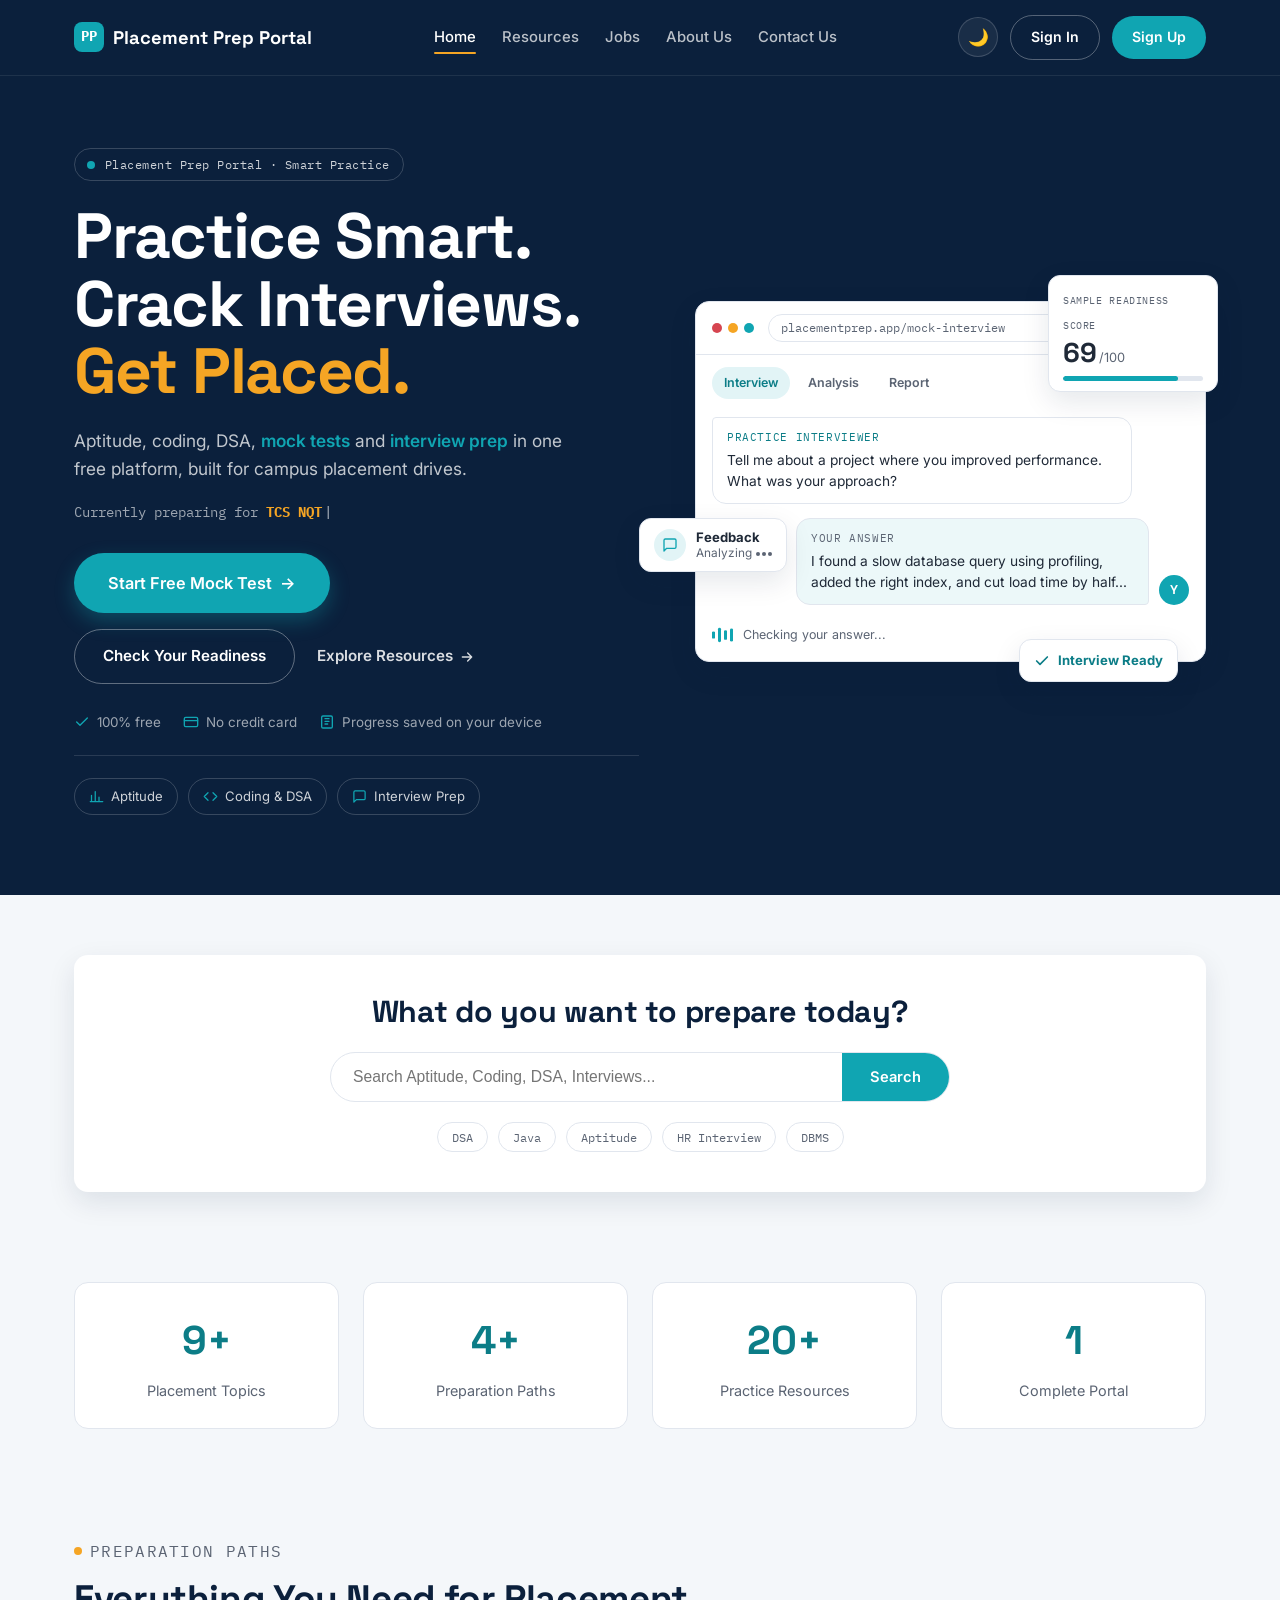
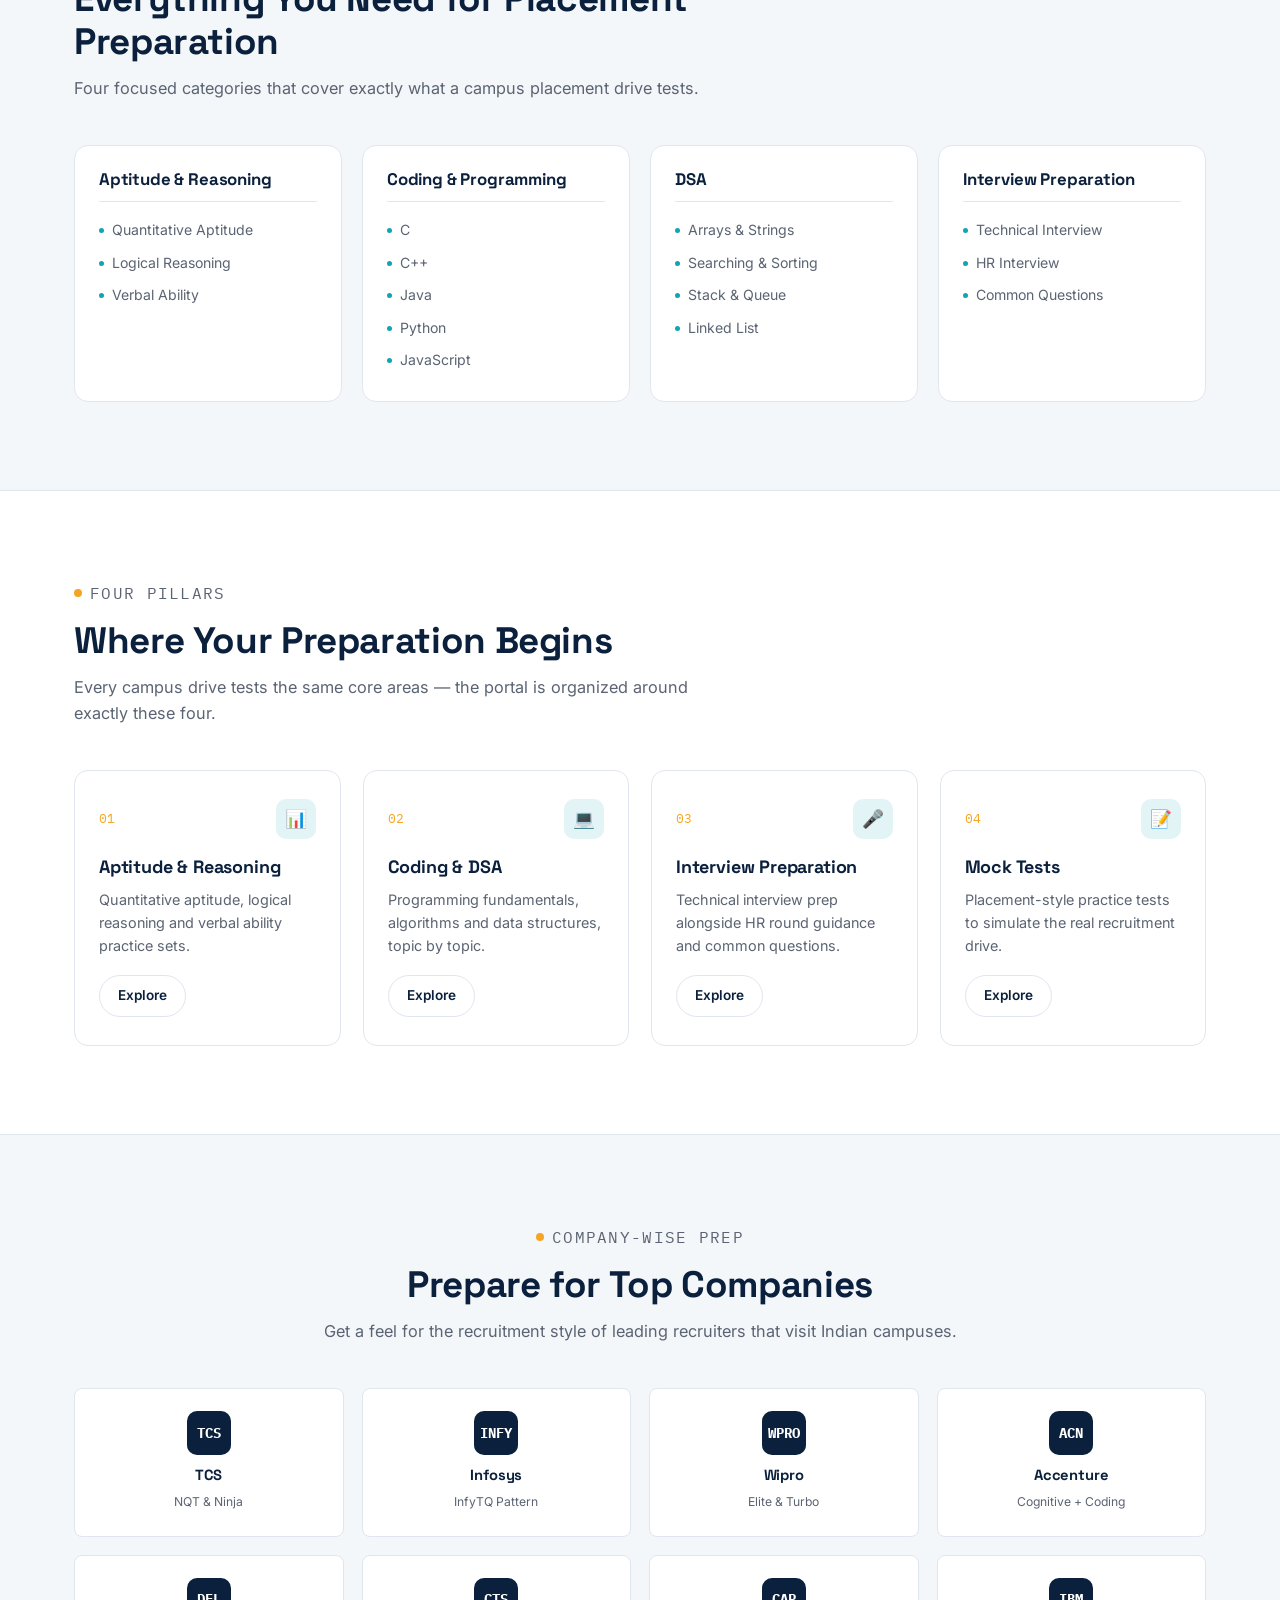
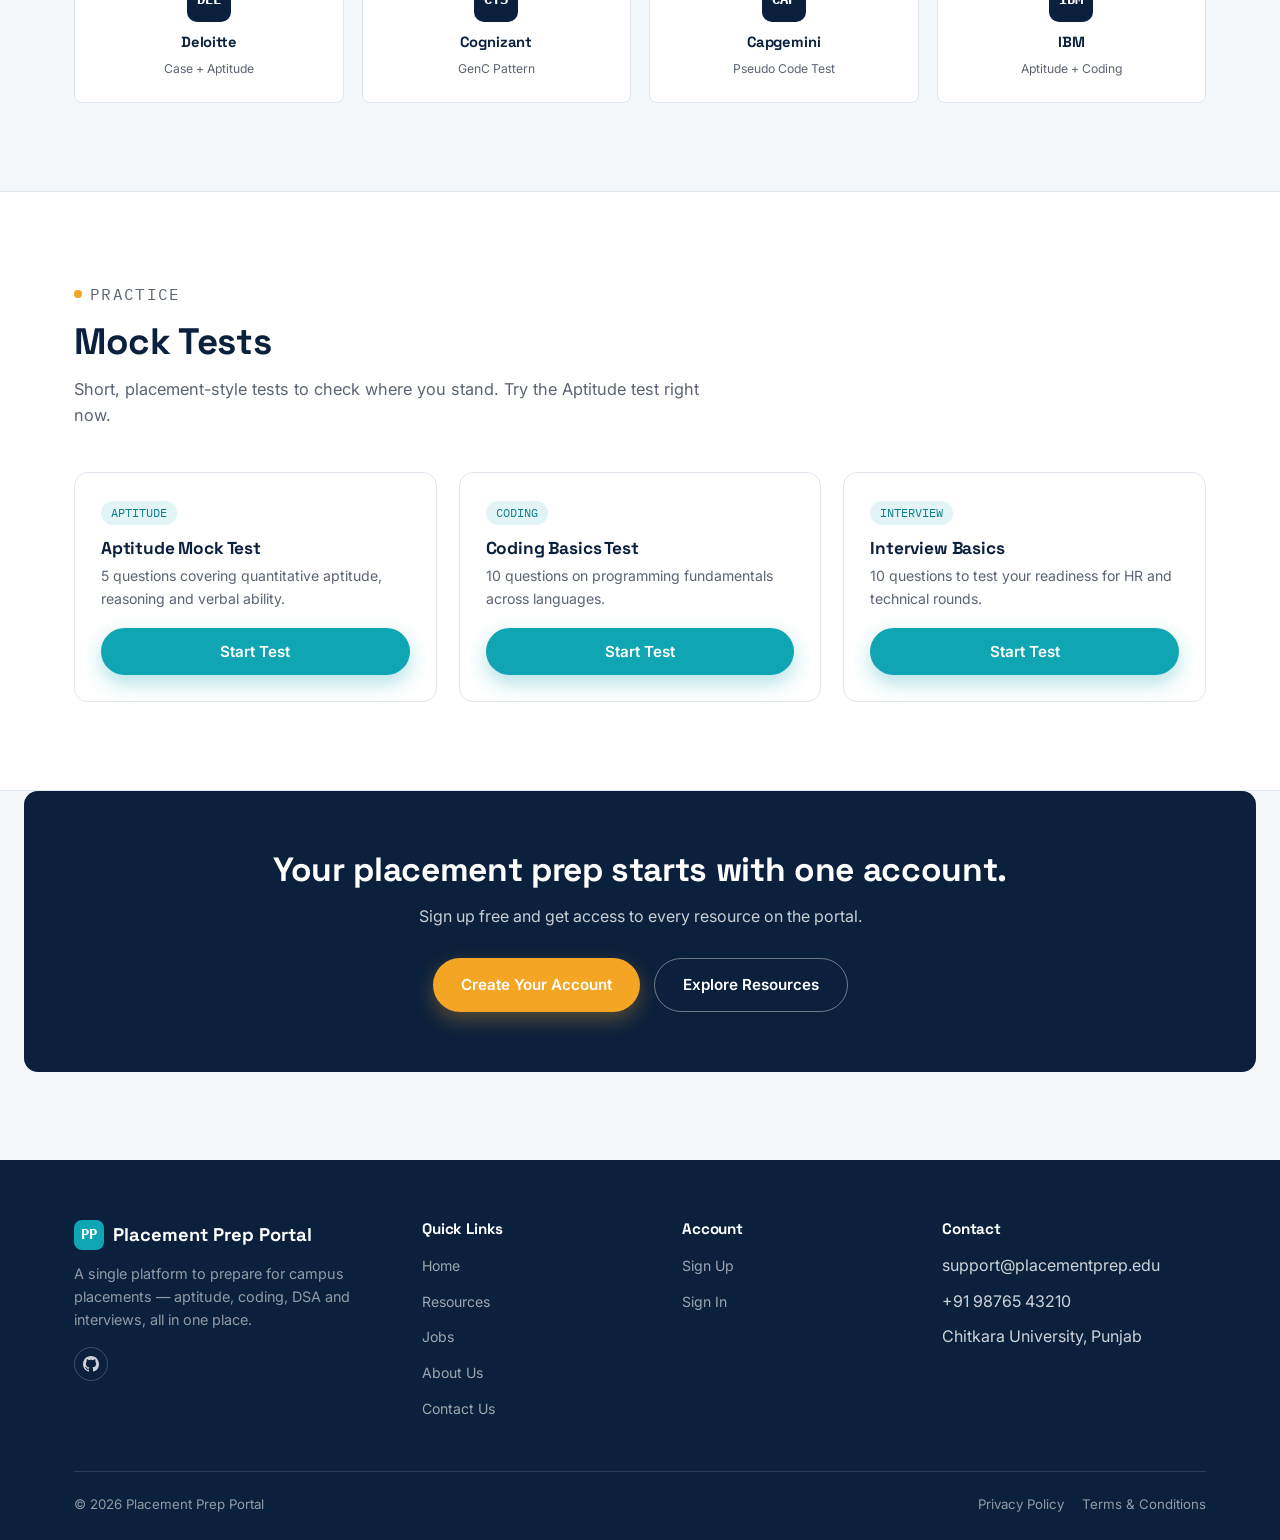
<file: index.html>
<!DOCTYPE html>
<html lang="en">
<head>
  <meta charset="UTF-8" />
  <meta name="viewport" content="width=device-width, initial-scale=1.0" />
  <title>Placement Prep Portal | Prepare Today. Get Placed Tomorrow.</title>
  <meta name="description" content="A single platform for aptitude, coding, DSA and interview preparation for campus placements." />

  <link rel="preconnect" href="https://fonts.googleapis.com" />
  <link href="https://fonts.googleapis.com/css2?family=Space+Grotesk:wght@500;700&family=Inter:wght@400;500;600;700&family=IBM+Plex+Mono:wght@500;700&display=swap" rel="stylesheet" />

  <link rel="stylesheet" href="css/style.css" />
  <link rel="stylesheet" href="css/forms.css" />
  <link rel="stylesheet" href="css/responsive.css" />
</head>
<body data-page="home">

  <!-- ===== LOADING SCREEN codes===== -->

  <div id="loading-screen">
    <div class="spinner"></div>
    <p>Loading Placement Prep Portal...</p>
  </div>

  <!-- ===== NAVIGATION ===== -->
  <header class="navbar">
    <div class="nav-inner">
      <a href="index.html" class="logo">
        <span class="logo-mark">PP</span>
        Placement Prep Portal
      </a>

      <nav>
        <ul class="nav-links" id="nav-links">
          <li><a href="index.html" data-page="home">Home</a></li>
          <li><a href="pages/resources.html" data-page="resources">Resources</a></li>
          <li><a href="pages/jobs.html" data-page="jobs">Jobs</a></li>
          <li><a href="pages/about.html" data-page="about">About Us</a></li>
          <li><a href="pages/contact.html" data-page="contact">Contact Us</a></li>
        </ul>
      </nav>

      <div class="nav-actions">
        <button class="theme-toggle" aria-label="Toggle dark mode">🌙</button>
        <a href="pages/login.html" class="nav-btn nav-btn-outline guest-only">Sign In</a>
        <a href="pages/signup.html" class="nav-btn nav-btn-solid guest-only">Sign Up</a>
        <a href="pages/dashboard.html" class="nav-btn nav-btn-outline member-only">Dashboard</a>
        <a href="#" class="nav-btn nav-btn-solid logout-btn member-only">Logout</a>
        <button class="hamburger" id="hamburger" aria-label="Open menu">
          <span></span><span></span><span></span>
        </button>
      </div>
    </div>
  </header>

  <main>
    <!-- ===== HERO ===== -->
    <section class="hero">
      <div class="container hero-inner">
        <div class="hero-text">
          <p class="hero-badge"><span class="hero-badge-dot"></span>Placement Prep Portal · Smart Practice</p>

          <h1>
            <span class="hero-line">Practice Smart.</span>
            <span class="hero-line">Crack Interviews.</span>
            <span class="hero-line accent-word">Get Placed.</span>
          </h1>

          <p class="hero-subtitle">Aptitude, coding, DSA, <strong>mock tests</strong> and <strong>interview prep</strong> in one free platform, built for campus placement drives.</p>

          <!-- The company/role name is typed out by js/main.js (section 15).
               Screen readers get the plain sentence instead. -->
          <p class="hero-typing">
            Currently preparing for
            <span id="typing-text" class="typing-text" aria-hidden="true"></span>
            <span class="visually-hidden">companies like TCS, Infosys, Wipro and Accenture</span>
          </p>

          <div class="hero-cta">
            <a href="#mock-tests" class="btn btn-primary hero-btn-main">Start Free Mock Test <span aria-hidden="true">→</span></a>
            <div class="hero-cta-row">
              <a href="pages/dashboard.html" class="btn btn-outline member-only">Check Your Readiness</a>
              <a href="pages/signup.html" class="btn btn-outline guest-only">Check Your Readiness</a>
              <a href="pages/resources.html" class="hero-text-link">
                Explore Resources
                <svg viewBox="0 0 24 24" width="16" height="16" fill="none" stroke="currentColor" stroke-width="2" stroke-linecap="round" stroke-linejoin="round" aria-hidden="true"><path d="M5 12h14M13 6l6 6-6 6"/></svg>
              </a>
            </div>
          </div>

          <ul class="hero-trust">
            <li>
              <svg viewBox="0 0 24 24" width="16" height="16" fill="none" stroke="currentColor" stroke-width="2" stroke-linecap="round" stroke-linejoin="round" aria-hidden="true"><path d="M20 6 9 17l-5-5"/></svg>
              100% free
            </li>
            <li>
              <svg viewBox="0 0 24 24" width="16" height="16" fill="none" stroke="currentColor" stroke-width="2" stroke-linecap="round" stroke-linejoin="round" aria-hidden="true"><rect x="2" y="5" width="20" height="14" rx="2"/><path d="M2 10h20"/></svg>
              No credit card
            </li>
            <li>
              <svg viewBox="0 0 24 24" width="16" height="16" fill="none" stroke="currentColor" stroke-width="2" stroke-linecap="round" stroke-linejoin="round" aria-hidden="true"><rect x="4" y="3" width="16" height="18" rx="2"/><path d="M9 7h6M9 11h6M9 15h4"/></svg>
              Progress saved on your device
            </li>
          </ul>

          <ul class="hero-features">
            <li>
              <svg viewBox="0 0 24 24" width="15" height="15" fill="none" stroke="currentColor" stroke-width="2" stroke-linecap="round" stroke-linejoin="round" aria-hidden="true"><path d="M4 20V10M10 20V4M16 20v-7M22 20H2"/></svg>
              Aptitude
            </li>
            <li>
              <svg viewBox="0 0 24 24" width="15" height="15" fill="none" stroke="currentColor" stroke-width="2" stroke-linecap="round" stroke-linejoin="round" aria-hidden="true"><path d="m8 6-6 6 6 6M16 6l6 6-6 6"/></svg>
              Coding &amp; DSA
            </li>
            <li>
              <svg viewBox="0 0 24 24" width="15" height="15" fill="none" stroke="currentColor" stroke-width="2" stroke-linecap="round" stroke-linejoin="round" aria-hidden="true"><path d="M21 15a2 2 0 0 1-2 2H7l-4 4V5a2 2 0 0 1 2-2h14a2 2 0 0 1 2 2z"/></svg>
              Interview Prep
            </li>
          </ul>
        </div>

        <!-- Decorative mock "practice interview" window (hidden from
             screen readers). Text colours come from the theme variables. -->
        <div class="hero-visual" aria-hidden="true">
          <div class="mock-window">
            <div class="mock-bar">
              <span class="mock-dots"><span class="mock-dot dot-red"></span><span class="mock-dot dot-orange"></span><span class="mock-dot dot-teal"></span></span>
              <span class="mock-url">placementprep.app/mock-interview</span>
            </div>

            <div class="mock-tabs">
              <span class="mock-tab active">Interview</span>
              <span class="mock-tab">Analysis</span>
              <span class="mock-tab">Report</span>
            </div>

            <div class="mock-body">
              <div class="mock-bubble mock-question">
                <span class="mock-label">Practice Interviewer</span>
                <p>Tell me about a project where you improved performance. What was your approach?</p>
              </div>

              <div class="mock-answer-row">
                <div class="mock-bubble mock-answer">
                  <span class="mock-label">Your Answer</span>
                  <p>I found a slow database query using profiling, added the right index, and cut load time by half...</p>
                </div>
                <span class="mock-avatar">Y</span>
              </div>
            </div>

            <div class="mock-footer">
              <span class="sound-wave"><span></span><span></span><span></span><span></span></span>
              <span>Checking your answer...</span>
            </div>
          </div>

          <div class="float-card float-score">
            <span class="float-label" id="hero-score-label">Sample Readiness Score</span>
            <p class="score-line"><strong id="hero-score" data-target="82">82</strong> <span>/100</span></p>
            <div class="score-track"><div class="score-fill" id="hero-score-fill"></div></div>
          </div>

          <div class="float-card float-feedback">
            <span class="float-icon">
              <svg viewBox="0 0 24 24" width="16" height="16" fill="none" stroke="currentColor" stroke-width="2" stroke-linecap="round" stroke-linejoin="round"><path d="M21 15a2 2 0 0 1-2 2H7l-4 4V5a2 2 0 0 1 2-2h14a2 2 0 0 1 2 2z"/></svg>
            </span>
            <span class="float-text">
              <strong>Feedback</strong>
              <span class="analyzing">Analyzing<span class="bounce-dots"><span></span><span></span><span></span></span></span>
            </span>
          </div>

          <div class="float-card float-ready">
            <svg viewBox="0 0 24 24" width="16" height="16" fill="none" stroke="currentColor" stroke-width="2.5" stroke-linecap="round" stroke-linejoin="round"><path d="M20 6 9 17l-5-5"/></svg>
            Interview Ready
          </div>
        </div>
      </div>
    </section>

    <!-- ===== SEARCH SECTION ===== -->
    <section class="search-section">
      <div class="container">
        <div class="search-panel">
          <h2>What do you want to prepare today?</h2>
          <form id="hero-search-form">
            <div class="hero-search-bar">
              <label for="hero-search-input" class="visually-hidden">Search Aptitude, Coding, DSA, Interviews</label>
              <input type="text" id="hero-search-input" placeholder="Search Aptitude, Coding, DSA, Interviews..." />
              <button type="submit">Search</button>
            </div>
          </form>
          <div class="search-chips">
            <button type="button" class="chip" data-term="DSA">DSA</button>
            <button type="button" class="chip" data-term="Java">Java</button>
            <button type="button" class="chip" data-term="Aptitude">Aptitude</button>
            <button type="button" class="chip" data-term="HR">HR Interview</button>
            <button type="button" class="chip" data-term="DBMS">DBMS</button>
          </div>
        </div>
      </div>
    </section>

    <!-- ===== STATISTICS ===== -->
    <section class="container">
      <div class="stats-grid">
        <div class="stat-item">
          <div class="stat-number">9+</div>
          <div class="stat-label">Placement Topics</div>
        </div>
        <div class="stat-item">
          <div class="stat-number">4+</div>
          <div class="stat-label">Preparation Paths</div>
        </div>
        <div class="stat-item">
          <div class="stat-number">20+</div>
          <div class="stat-label">Practice Resources</div>
        </div>
        <div class="stat-item">
          <div class="stat-number">1</div>
          <div class="stat-label">Complete Portal</div>
        </div>
      </div>
    </section>

    <!-- ===== PREPARATION CATEGORIES ===== -->
    <section class="section">
      <div class="container">
        <div class="section-head">
          <p class="eyebrow">Preparation Paths</p>
          <h2>Everything You Need for Placement Preparation</h2>
          <p>Four focused categories that cover exactly what a campus placement drive tests.</p>
        </div>

        <div class="categories-grid">
          <article class="category-card">
            <h3>Aptitude &amp; Reasoning</h3>
            <ul>
              <li>Quantitative Aptitude</li>
              <li>Logical Reasoning</li>
              <li>Verbal Ability</li>
            </ul>
          </article>
          <article class="category-card">
            <h3>Coding &amp; Programming</h3>
            <ul>
              <li>C</li>
              <li>C++</li>
              <li>Java</li>
              <li>Python</li>
              <li>JavaScript</li>
            </ul>
          </article>
          <article class="category-card">
            <h3>DSA</h3>
            <ul>
              <li>Arrays &amp; Strings</li>
              <li>Searching &amp; Sorting</li>
              <li>Stack &amp; Queue</li>
              <li>Linked List</li>
            </ul>
          </article>
          <article class="category-card">
            <h3>Interview Preparation</h3>
            <ul>
              <li>Technical Interview</li>
              <li>HR Interview</li>
              <li>Common Questions</li>
            </ul>
          </article>
        </div>
      </div>
    </section>

    <!-- ===== MAIN FEATURE GRID (CSS Grid requirement) ===== -->
    <section class="section" style="background: var(--card); border-top: 1px solid var(--border); border-bottom: 1px solid var(--border);">
      <div class="container">
        <div class="section-head">
          <p class="eyebrow">Four Pillars</p>
          <h2>Where Your Preparation Begins</h2>
          <p>Every campus drive tests the same core areas — the portal is organized around exactly these four.</p>
        </div>

        <div class="features-grid">
          <article class="feature-card">
            <div class="feature-top">
              <span class="feature-num">01</span>
              <span class="feature-icon">📊</span>
            </div>
            <h3>Aptitude &amp; Reasoning</h3>
            <p>Quantitative aptitude, logical reasoning and verbal ability practice sets.</p>
            <a href="pages/resources.html" class="btn btn-outline btn-sm track-explore">Explore</a>
          </article>
          <article class="feature-card">
            <div class="feature-top">
              <span class="feature-num">02</span>
              <span class="feature-icon">💻</span>
            </div>
            <h3>Coding &amp; DSA</h3>
            <p>Programming fundamentals, algorithms and data structures, topic by topic.</p>
            <a href="pages/resources.html" class="btn btn-outline btn-sm track-explore">Explore</a>
          </article>
          <article class="feature-card">
            <div class="feature-top">
              <span class="feature-num">03</span>
              <span class="feature-icon">🎤</span>
            </div>
            <h3>Interview Preparation</h3>
            <p>Technical interview prep alongside HR round guidance and common questions.</p>
            <a href="pages/resources.html" class="btn btn-outline btn-sm track-explore">Explore</a>
          </article>
          <article class="feature-card">
            <div class="feature-top">
              <span class="feature-num">04</span>
              <span class="feature-icon">📝</span>
            </div>
            <h3>Mock Tests</h3>
            <p>Placement-style practice tests to simulate the real recruitment drive.</p>
            <a href="#mock-tests" class="btn btn-outline btn-sm track-explore">Explore</a>
          </article>
        </div>
      </div>
    </section>

    <!-- ===== COMPANY PREPARATION ===== -->
    <section class="section" id="companies">
      <div class="container">
        <div class="section-head center">
          <p class="eyebrow">Company-Wise Prep</p>
          <h2>Prepare for Top Companies</h2>
          <p>Get a feel for the recruitment style of leading recruiters that visit Indian campuses.</p>
        </div>

        <div class="company-grid">
          <article class="company-card" data-company="TCS" tabindex="0">
            <div class="company-mark">TCS</div>
            <h4>TCS</h4>
            <span>NQT &amp; Ninja</span>
          </article>
          <article class="company-card" data-company="Infosys" tabindex="0">
            <div class="company-mark">INFY</div>
            <h4>Infosys</h4>
            <span>InfyTQ Pattern</span>
          </article>
          <article class="company-card" data-company="Wipro" tabindex="0">
            <div class="company-mark">WPRO</div>
            <h4>Wipro</h4>
            <span>Elite &amp; Turbo</span>
          </article>
          <article class="company-card" data-company="Accenture" tabindex="0">
            <div class="company-mark">ACN</div>
            <h4>Accenture</h4>
            <span>Cognitive + Coding</span>
          </article>
          <article class="company-card" data-company="Deloitte" tabindex="0">
            <div class="company-mark">DEL</div>
            <h4>Deloitte</h4>
            <span>Case + Aptitude</span>
          </article>
          <article class="company-card" data-company="Cognizant" tabindex="0">
            <div class="company-mark">CTS</div>
            <h4>Cognizant</h4>
            <span>GenC Pattern</span>
          </article>
          <article class="company-card" data-company="Capgemini" tabindex="0">
            <div class="company-mark">CAP</div>
            <h4>Capgemini</h4>
            <span>Pseudo Code Test</span>
          </article>
          <article class="company-card" data-company="IBM" tabindex="0">
            <div class="company-mark">IBM</div>
            <h4>IBM</h4>
            <span>Aptitude + Coding</span>
          </article>
        </div>

        <!-- Filled in by setupCompanyCards() in main.js when a card is clicked -->
        <div class="company-panel" id="company-note" aria-live="polite"></div>
      </div>
    </section>

    <!-- ===== MOCK TESTS ===== -->
    <section class="section" id="mock-tests" style="background: var(--card); border-top: 1px solid var(--border); border-bottom: 1px solid var(--border);">
      <div class="container">
        <div class="section-head">
          <p class="eyebrow">Practice</p>
          <h2>Mock Tests</h2>
          <p>Short, placement-style tests to check where you stand. Try the Aptitude test right now.</p>
        </div>

        <div class="mocktest-grid">
          <article class="mocktest-card">
            <span class="tag">Aptitude</span>
            <h3>Aptitude Mock Test</h3>
            <p>5 questions covering quantitative aptitude, reasoning and verbal ability.</p>
            <button class="btn btn-primary btn-block" id="start-aptitude-test">Start Test</button>
          </article>
          <article class="mocktest-card">
            <span class="tag">Coding</span>
            <h3>Coding Basics Test</h3>
            <p>10 questions on programming fundamentals across languages.</p>
            <button class="btn btn-primary btn-block" id="start-coding-test">Start Test</button>
          </article>
          <article class="mocktest-card">
            <span class="tag">Interview</span>
            <h3>Interview Basics</h3>
            <p>10 questions to test your readiness for HR and technical rounds.</p>
            <button class="btn btn-primary btn-block" id="start-interview-test">Start Test</button>
          </article>
        </div>

        <div class="quiz-box" id="quiz-box"></div>
      </div>
    </section>

    <!-- ===== CTA ===== -->
    <section class="cta">
      <div class="cta-inner">
        <h2 class="guest-only">Your placement prep starts with one account.</h2>
        <p class="guest-only">Sign up free and get access to every resource on the portal.</p>
        <h2 class="member-only">Keep the momentum going.</h2>
        <p class="member-only">Jump back into your dashboard or pick up where you left off in Resources.</p>
        <div class="hero-actions" style="justify-content:center;">
          <a href="pages/signup.html" class="btn btn-accent guest-only">Create Your Account</a>
          <a href="pages/dashboard.html" class="btn btn-accent member-only">Go to Dashboard</a>
          <a href="pages/resources.html" class="btn btn-outline">Explore Resources</a>
        </div>
      </div>
    </section>
  </main>

  <!-- ===== FOOTER ===== -->
  <footer class="site-footer">
    <div class="container">
      <div class="footer-grid">
        <div class="footer-brand">
          <a href="index.html" class="logo">
            <span class="logo-mark">PP</span>
            Placement Prep Portal
          </a>
          <p>A single platform to prepare for campus placements — aptitude, coding, DSA and interviews, all in one place.</p>
          <div class="social-row">
            <a href="https://github.com/Ryan140-cloud/Placement-Prep-Portal" target="_blank" rel="noopener noreferrer" aria-label="GitHub repository"><svg viewBox="0 0 16 16" width="16" height="16" fill="currentColor" aria-hidden="true"><path d="M8 0C3.58 0 0 3.58 0 8c0 3.54 2.29 6.53 5.47 7.59.4.07.55-.17.55-.38 0-.19-.01-.82-.01-1.49-2.01.37-2.53-.49-2.69-.94-.09-.23-.48-.94-.82-1.13-.28-.15-.68-.52-.01-.53.63-.01 1.08.58 1.23.82.72 1.21 1.87.87 2.33.66.07-.52.28-.87.51-1.07-1.78-.2-3.64-.89-3.64-3.95 0-.87.31-1.59.82-2.15-.08-.2-.36-1.02.08-2.12 0 0 .67-.21 2.2.82.64-.18 1.32-.27 2-.27.68 0 1.36.09 2 .27 1.53-1.04 2.2-.82 2.2-.82.44 1.1.16 1.92.08 2.12.51.56.82 1.27.82 2.15 0 3.07-1.87 3.75-3.65 3.95.29.25.54.73.54 1.48 0 1.07-.01 1.93-.01 2.2 0 .21.15.46.55.38A8.013 8.013 0 0016 8c0-4.42-3.58-8-8-8z"/></svg></a>
          </div>
        </div>

        <div class="footer-col">
          <h4>Quick Links</h4>
          <ul>
            <li><a href="index.html">Home</a></li>
            <li><a href="pages/resources.html">Resources</a></li>
            <li><a href="pages/jobs.html">Jobs</a></li>
            <li><a href="pages/about.html">About Us</a></li>
            <li><a href="pages/contact.html">Contact Us</a></li>
          </ul>
        </div>

        <!-- guest-only / member-only sit on the <li> so a hidden link
             doesn't leave an empty gap in the list (main.js hides them) -->
        <div class="footer-col">
          <h4>Account</h4>
          <ul>
            <li class="member-only"><a href="pages/dashboard.html">Dashboard</a></li>
            <li class="guest-only"><a href="pages/signup.html">Sign Up</a></li>
            <li class="guest-only"><a href="pages/login.html">Sign In</a></li>
            <li class="member-only"><a href="#" class="logout-btn">Logout</a></li>
          </ul>
        </div>

        <div class="footer-col">
          <h4>Contact</h4>
          <ul>
            <li>support@placementprep.edu</li>
            <li>+91 98765 43210</li>
            <li>Chitkara University, Punjab</li>
          </ul>
        </div>
      </div>

      <div class="footer-bottom">
        <p>© 2026 Placement Prep Portal</p>
        <div class="legal-links">
          <a href="pages/privacy.html">Privacy Policy</a>
          <a href="pages/terms.html">Terms &amp; Conditions</a>
        </div>
      </div>
    </div>
  </footer>

  <script src="js/theme.js"></script>
  <script src="js/main.js"></script>
</body>
</html>
</file>
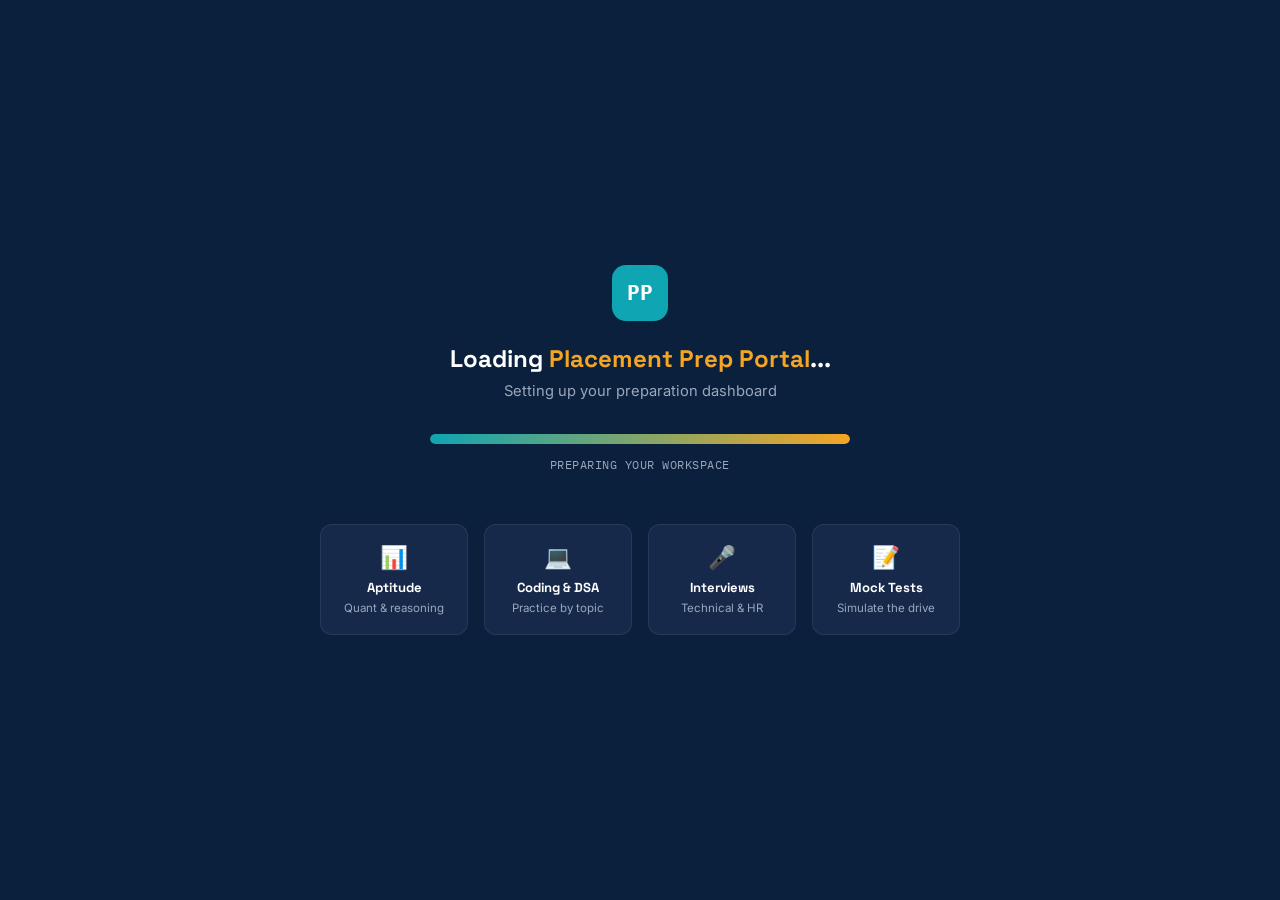
<file: loading.html>
<!DOCTYPE html>
<html lang="en">
<head>
<meta charset="UTF-8" />
<meta name="viewport" content="width=device-width, initial-scale=1.0" />
<!-- Auto-redirects to the homepage once the loading bar finishes. -->
<meta http-equiv="refresh" content="6; url=index.html" />
<title>Loading Placement Prep Portal...</title>

<link rel="preconnect" href="https://fonts.googleapis.com" />
<link href="https://fonts.googleapis.com/css2?family=Space+Grotesk:wght@500;700&family=Inter:wght@400;500;600;700&family=IBM+Plex+Mono:wght@500;700&display=swap" rel="stylesheet" />

<style>
  /* ====================================================
     LOADING PAGE
     A standalone page shown once before the site opens.
     Everything here is plain CSS: the bar fills using a
     @keyframes animation, and the meta tag above (see <head>)
     hands off to index.html once it's done — no JavaScript
     needed for either part.
     ===================================================== */

  :root {
    --navy: #0b203c;
    --navy-light: #16294a;
    --teal: #10a5b2;
    --orange: #f5a524;
    --text-muted: #9aa7bd;
    --font-display: "Space Grotesk", "Segoe UI", sans-serif;
    --font-body: "Inter", "Segoe UI", sans-serif;
    --font-mono: "IBM Plex Mono", "Courier New", monospace;
  }

  * { margin: 0; padding: 0; box-sizing: border-box; }

  body {
    min-height: 100vh;
    display: flex;
    flex-direction: column;
    align-items: center;
    justify-content: center;
    background: var(--navy);
    font-family: var(--font-body);
    color: #ffffff;
    text-align: center;
    padding: 40px 20px;
  }

  .logo-mark {
    width: 56px;
    height: 56px;
    border-radius: 14px;
    background: var(--teal);
    display: flex;
    align-items: center;
    justify-content: center;
    font-family: var(--font-mono);
    font-weight: 700;
    font-size: 1.3rem;
    margin: 0 auto 22px;
  }

  h1 {
    font-family: var(--font-display);
    font-size: 1.5rem;
    margin-bottom: 8px;
  }

  h1 .accent { color: var(--orange); }

  .subtitle {
    font-size: 0.92rem;
    color: var(--text-muted);
    margin-bottom: 34px;
  }

  /* ---------- Progress bar ---------- */
  .bar-track {
    width: 100%;
    max-width: 420px;
    height: 10px;
    border-radius: 999px;
    background: rgba(255, 255, 255, 0.1);
    overflow: hidden;
    margin: 0 auto 12px;
  }

  .bar-fill {
    width: 0%;
    height: 100%;
    border-radius: 999px;
    background: linear-gradient(90deg, var(--teal), var(--orange));
    animation: loading 5s ease-in-out forwards;
  }

  @keyframes loading {
    0%   { width: 0%; }
    25%  { width: 30%; }
    55%  { width: 62%; }
    80%  { width: 85%; }
    100% { width: 100%; }
  }

  .status-line {
    font-family: var(--font-mono);
    font-size: 0.78rem;
    letter-spacing: 0.04em;
    color: var(--text-muted);
    margin-bottom: 52px;
  }

  /* ---------- Highlight grid (shown while the bar fills) ---------- */
  .highlight-grid {
    display: grid;
    grid-template-columns: repeat(4, 1fr);
    gap: 16px;
    width: 100%;
    max-width: 640px;
  }

  .highlight-card {
    background: var(--navy-light);
    border: 1px solid rgba(255, 255, 255, 0.08);
    border-radius: 12px;
    padding: 18px 12px;
    transition: transform 0.25s ease, border-color 0.25s ease, background 0.25s ease;
  }

  .highlight-card:hover {
    transform: translateY(-5px);
    border-color: var(--orange);
    background: #1c3255;
  }

  .highlight-card .icon { font-size: 1.4rem; margin-bottom: 8px; }

  .highlight-card h4 {
    font-family: var(--font-display);
    font-size: 0.82rem;
    font-weight: 700;
    margin-bottom: 4px;
  }

  .highlight-card p {
    font-size: 0.72rem;
    color: var(--text-muted);
    line-height: 1.4;
  }

  /* Mobile: stack the grid to 2 columns */
  @media (max-width: 520px) {
    .highlight-grid { grid-template-columns: repeat(2, 1fr); }
  }
</style>
</head>
<body>

  <div class="logo-mark">PP</div>
  <h1>Loading <span class="accent">Placement Prep Portal</span>...</h1>
  <p class="subtitle">Setting up your preparation dashboard</p>

  <div class="bar-track">
    <div class="bar-fill"></div>
  </div>
  <p class="status-line">PREPARING YOUR WORKSPACE</p>

  <div class="highlight-grid">
    <article class="highlight-card">
      <div class="icon">📊</div>
      <h4>Aptitude</h4>
      <p>Quant &amp; reasoning</p>
    </article>
    <article class="highlight-card">
      <div class="icon">💻</div>
      <h4>Coding &amp; DSA</h4>
      <p>Practice by topic</p>
    </article>
    <article class="highlight-card">
      <div class="icon">🎤</div>
      <h4>Interviews</h4>
      <p>Technical &amp; HR</p>
    </article>
    <article class="highlight-card">
      <div class="icon">📝</div>
      <h4>Mock Tests</h4>
      <p>Simulate the drive</p>
    </article>
  </div>

</body>
</html>
</file>
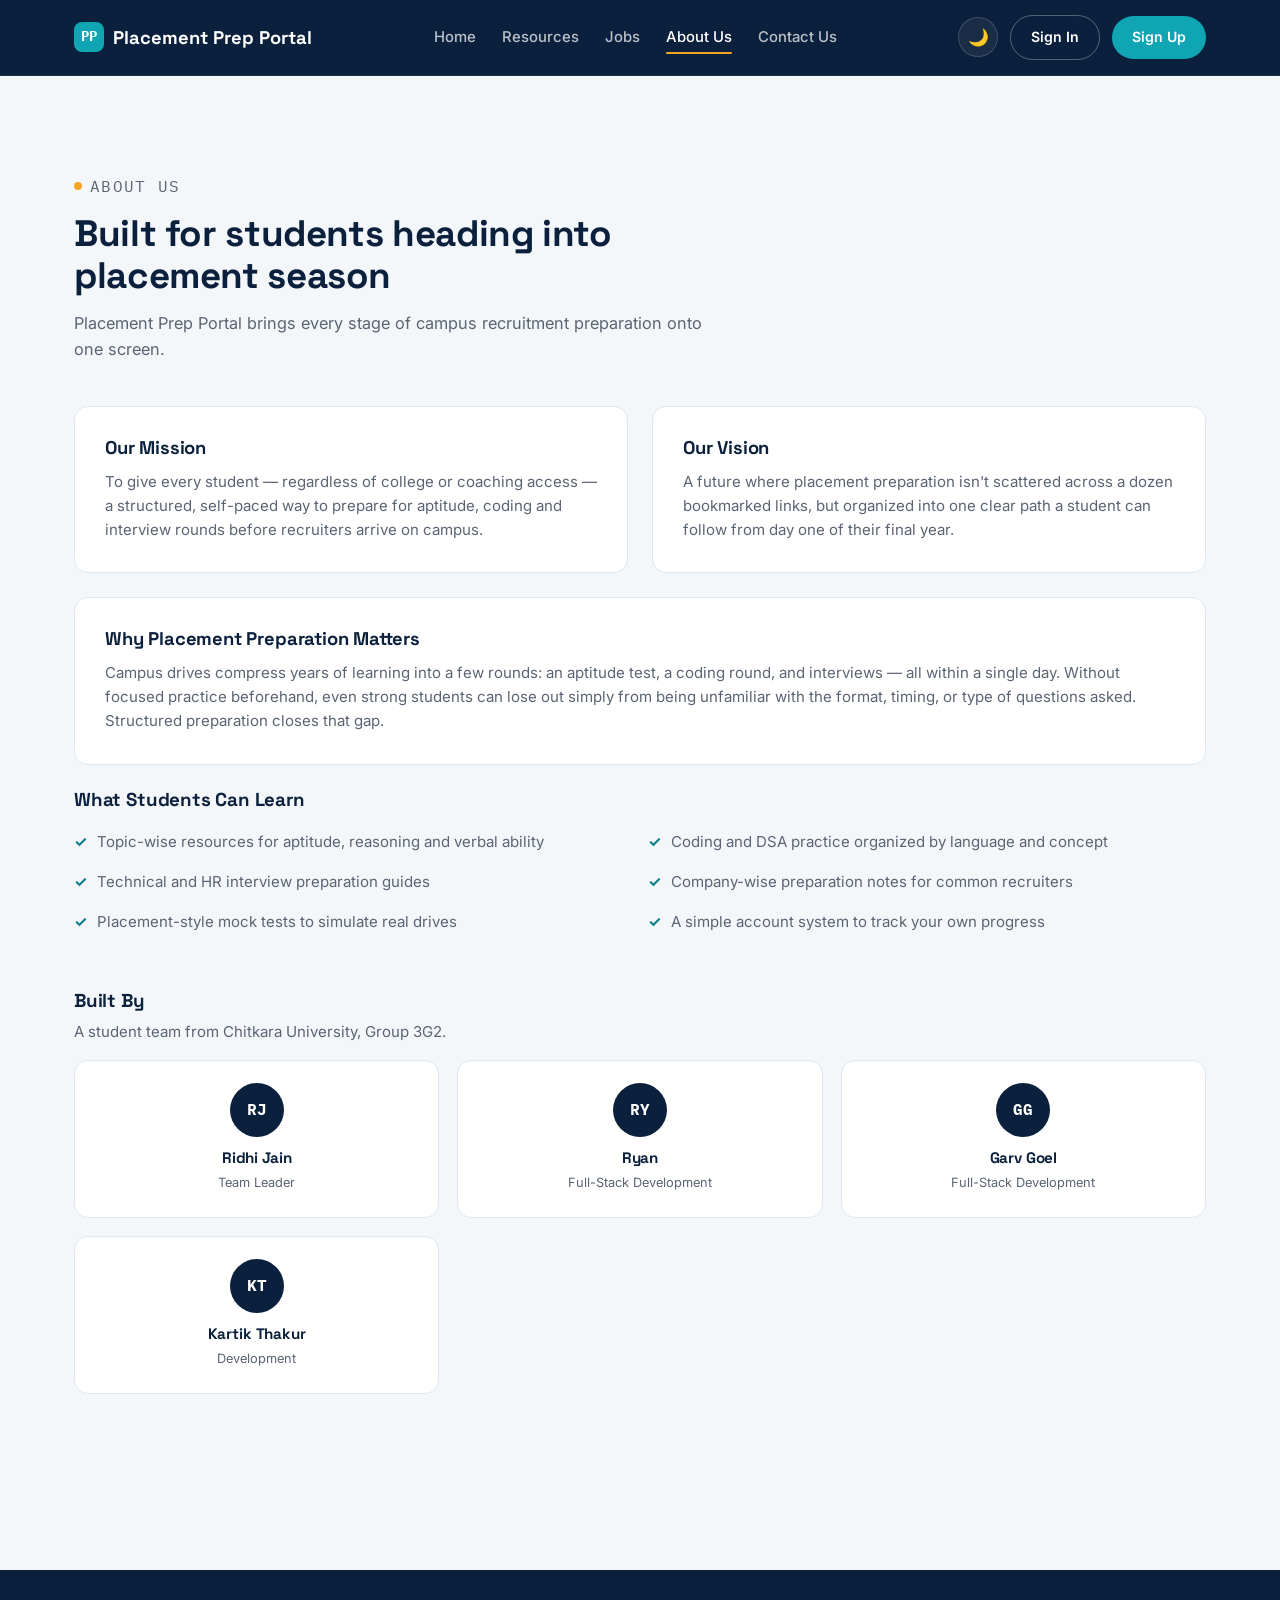
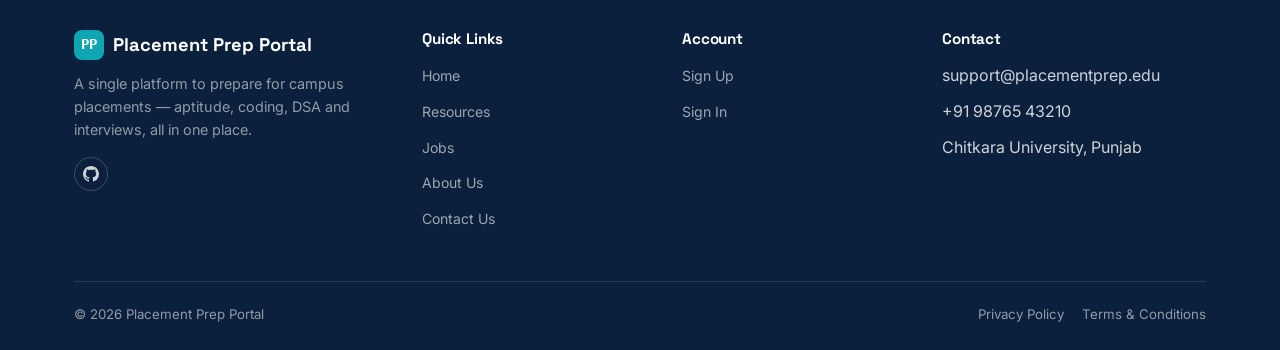
<file: pages/about.html>
<!DOCTYPE html>
<html lang="en">
<head>
  <meta charset="UTF-8" />
  <meta name="viewport" content="width=device-width, initial-scale=1.0" />
  <title>About Us | Placement Prep Portal</title>

  <link rel="preconnect" href="https://fonts.googleapis.com" />
  <link href="https://fonts.googleapis.com/css2?family=Space+Grotesk:wght@500;700&family=Inter:wght@400;500;600;700&family=IBM+Plex+Mono:wght@500;700&display=swap" rel="stylesheet" />

  <link rel="stylesheet" href="../css/style.css" />
  <link rel="stylesheet" href="../css/forms.css" />
  <link rel="stylesheet" href="../css/responsive.css" />
</head>
<body data-page="about">

  <div id="loading-screen">
    <div class="spinner"></div>
    <p>Loading Placement Prep Portal...</p>
  </div>

  <header class="navbar">
    <div class="nav-inner">
      <a href="../index.html" class="logo">
        <span class="logo-mark">PP</span>
        Placement Prep Portal
      </a>
      <nav>
        <ul class="nav-links" id="nav-links">
          <li><a href="../index.html" data-page="home">Home</a></li>
          <li><a href="resources.html" data-page="resources">Resources</a></li>
          <li><a href="jobs.html" data-page="jobs">Jobs</a></li>
          <li><a href="about.html" data-page="about">About Us</a></li>
          <li><a href="contact.html" data-page="contact">Contact Us</a></li>
        </ul>
      </nav>
      <div class="nav-actions">
        <button class="theme-toggle" aria-label="Toggle dark mode">🌙</button>
        <a href="login.html" class="nav-btn nav-btn-outline guest-only">Sign In</a>
        <a href="signup.html" class="nav-btn nav-btn-solid guest-only">Sign Up</a>
        <a href="dashboard.html" class="nav-btn nav-btn-outline member-only">Dashboard</a>
        <a href="#" class="nav-btn nav-btn-solid logout-btn member-only">Logout</a>
        <button class="hamburger" id="hamburger" aria-label="Open menu">
          <span></span><span></span><span></span>
        </button>
      </div>
    </div>
  </header>

  <main class="page-offset">
    <section class="section">
      <div class="container">
        <div class="section-head">
          <p class="eyebrow">About Us</p>
          <h2>Built for students heading into placement season</h2>
          <p>Placement Prep Portal brings every stage of campus recruitment preparation onto one screen.</p>
        </div>

        <article class="about-block">
          <div class="about-card">
            <h3>Our Mission</h3>
            <p>To give every student — regardless of college or coaching access — a structured, self-paced way to prepare for aptitude, coding and interview rounds before recruiters arrive on campus.</p>
          </div>
          <div class="about-card">
            <h3>Our Vision</h3>
            <p>A future where placement preparation isn't scattered across a dozen bookmarked links, but organized into one clear path a student can follow from day one of their final year.</p>
          </div>
        </article>

        <article class="about-card" style="margin-bottom:24px;">
          <h3>Why Placement Preparation Matters</h3>
          <p>Campus drives compress years of learning into a few rounds: an aptitude test, a coding round, and interviews — all within a single day. Without focused practice beforehand, even strong students can lose out simply from being unfamiliar with the format, timing, or type of questions asked. Structured preparation closes that gap.</p>
        </article>

        <section aria-labelledby="what-students-learn" style="margin-bottom:56px;">
          <h3 id="what-students-learn" style="margin-bottom:16px;">What Students Can Learn</h3>
          <ul class="benefit-list">
            <li>Topic-wise resources for aptitude, reasoning and verbal ability</li>
            <li>Coding and DSA practice organized by language and concept</li>
            <li>Technical and HR interview preparation guides</li>
            <li>Company-wise preparation notes for common recruiters</li>
            <li>Placement-style mock tests to simulate real drives</li>
            <li>A simple account system to track your own progress</li>
          </ul>
        </section>

        <section aria-labelledby="the-team">
          <h3 id="the-team" style="margin-bottom:8px;">Built By</h3>
          <p style="color:var(--text-muted); font-size:0.94rem; margin-bottom:8px;">A student team from Chitkara University, Group 3G2.</p>
          <div class="team-grid">
            <div class="team-card">
              <div class="team-avatar">RJ</div>
              <h4>Ridhi Jain</h4>
              <span>Team Leader</span>
            </div>
            <div class="team-card">
              <div class="team-avatar">RY</div>
              <h4>Ryan</h4>
              <span>Full-Stack Development</span>
            </div>
            <div class="team-card">
              <div class="team-avatar">GG</div>
              <h4>Garv Goel</h4>
              <span>Full-Stack Development</span>
            </div>
            <div class="team-card">
              <div class="team-avatar">KT</div>
              <h4>Kartik Thakur</h4>
              <span>Development</span>
            </div>
          </div>
        </section>
      </div>
    </section>
  </main>

  <footer class="site-footer">
    <div class="container">
      <div class="footer-grid">
        <div class="footer-brand">
          <a href="../index.html" class="logo">
            <span class="logo-mark">PP</span>
            Placement Prep Portal
          </a>
          <p>A single platform to prepare for campus placements — aptitude, coding, DSA and interviews, all in one place.</p>
          <div class="social-row">
            <a href="https://github.com/Ryan140-cloud/Placement-Prep-Portal" target="_blank" rel="noopener noreferrer" aria-label="GitHub repository"><svg viewBox="0 0 16 16" width="16" height="16" fill="currentColor" aria-hidden="true"><path d="M8 0C3.58 0 0 3.58 0 8c0 3.54 2.29 6.53 5.47 7.59.4.07.55-.17.55-.38 0-.19-.01-.82-.01-1.49-2.01.37-2.53-.49-2.69-.94-.09-.23-.48-.94-.82-1.13-.28-.15-.68-.52-.01-.53.63-.01 1.08.58 1.23.82.72 1.21 1.87.87 2.33.66.07-.52.28-.87.51-1.07-1.78-.2-3.64-.89-3.64-3.95 0-.87.31-1.59.82-2.15-.08-.2-.36-1.02.08-2.12 0 0 .67-.21 2.2.82.64-.18 1.32-.27 2-.27.68 0 1.36.09 2 .27 1.53-1.04 2.2-.82 2.2-.82.44 1.1.16 1.92.08 2.12.51.56.82 1.27.82 2.15 0 3.07-1.87 3.75-3.65 3.95.29.25.54.73.54 1.48 0 1.07-.01 1.93-.01 2.2 0 .21.15.46.55.38A8.013 8.013 0 0016 8c0-4.42-3.58-8-8-8z"/></svg></a>
          </div>
        </div>

        <div class="footer-col">
          <h4>Quick Links</h4>
          <ul>
            <li><a href="../index.html">Home</a></li>
            <li><a href="resources.html">Resources</a></li>
            <li><a href="jobs.html">Jobs</a></li>
            <li><a href="about.html">About Us</a></li>
            <li><a href="contact.html">Contact Us</a></li>
          </ul>
        </div>

        <!-- guest-only / member-only sit on the <li> so a hidden link
             doesn't leave an empty gap in the list (main.js hides them) -->
        <div class="footer-col">
          <h4>Account</h4>
          <ul>
            <li class="member-only"><a href="dashboard.html">Dashboard</a></li>
            <li class="guest-only"><a href="signup.html">Sign Up</a></li>
            <li class="guest-only"><a href="login.html">Sign In</a></li>
            <li class="member-only"><a href="#" class="logout-btn">Logout</a></li>
          </ul>
        </div>

        <div class="footer-col">
          <h4>Contact</h4>
          <ul>
            <li>support@placementprep.edu</li>
            <li>+91 98765 43210</li>
            <li>Chitkara University, Punjab</li>
          </ul>
        </div>
      </div>

      <div class="footer-bottom">
        <p>© 2026 Placement Prep Portal</p>
        <div class="legal-links">
          <a href="privacy.html">Privacy Policy</a>
          <a href="terms.html">Terms &amp; Conditions</a>
        </div>
      </div>
    </div>
  </footer>

  <script src="../js/theme.js"></script>
  <script src="../js/main.js"></script>
</body>
</html>
</file>
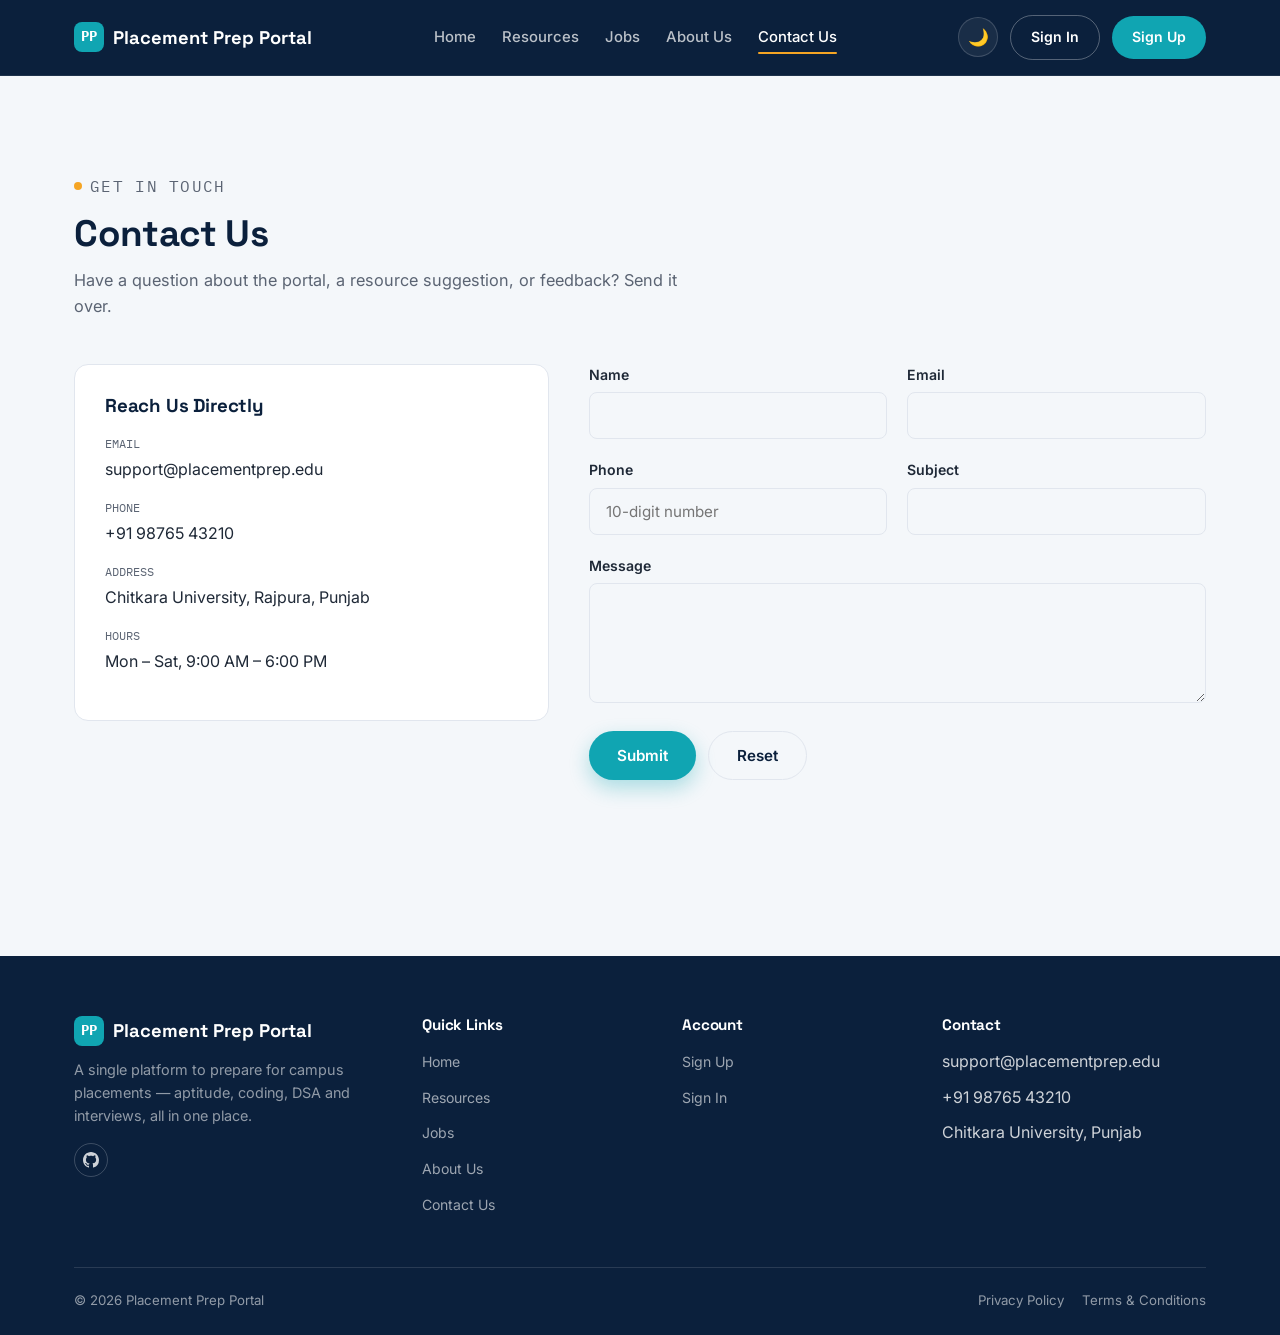
<file: pages/contact.html>
<!DOCTYPE html>
<html lang="en">
<head>
  <meta charset="UTF-8" />
  <meta name="viewport" content="width=device-width, initial-scale=1.0" />
  <title>Contact Us | Placement Prep Portal</title>

  <link rel="preconnect" href="https://fonts.googleapis.com" />
  <link href="https://fonts.googleapis.com/css2?family=Space+Grotesk:wght@500;700&family=Inter:wght@400;500;600;700&family=IBM+Plex+Mono:wght@500;700&display=swap" rel="stylesheet" />

  <link rel="stylesheet" href="../css/style.css" />
  <link rel="stylesheet" href="../css/forms.css" />
  <link rel="stylesheet" href="../css/responsive.css" />
</head>
<body data-page="contact">

  <div id="loading-screen">
    <div class="spinner"></div>
    <p>Loading Placement Prep Portal...</p>
  </div>

  <header class="navbar">
    <div class="nav-inner">
      <a href="../index.html" class="logo">
        <span class="logo-mark">PP</span>
        Placement Prep Portal
      </a>
      <nav>
        <ul class="nav-links" id="nav-links">
          <li><a href="../index.html" data-page="home">Home</a></li>
          <li><a href="resources.html" data-page="resources">Resources</a></li>
          <li><a href="jobs.html" data-page="jobs">Jobs</a></li>
          <li><a href="about.html" data-page="about">About Us</a></li>
          <li><a href="contact.html" data-page="contact">Contact Us</a></li>
        </ul>
      </nav>
      <div class="nav-actions">
        <button class="theme-toggle" aria-label="Toggle dark mode">🌙</button>
        <a href="login.html" class="nav-btn nav-btn-outline guest-only">Sign In</a>
        <a href="signup.html" class="nav-btn nav-btn-solid guest-only">Sign Up</a>
        <a href="dashboard.html" class="nav-btn nav-btn-outline member-only">Dashboard</a>
        <a href="#" class="nav-btn nav-btn-solid logout-btn member-only">Logout</a>
        <button class="hamburger" id="hamburger" aria-label="Open menu">
          <span></span><span></span><span></span>
        </button>
      </div>
    </div>
  </header>

  <main class="page-offset">
    <section class="section">
      <div class="container">
        <div class="section-head">
          <p class="eyebrow">Get In Touch</p>
          <h2>Contact Us</h2>
          <p>Have a question about the portal, a resource suggestion, or feedback? Send it over.</p>
        </div>

        <div class="contact-grid">
          <aside class="contact-info-card">
            <h3>Reach Us Directly</h3>
            <div class="contact-info-item">
              <span>Email</span>
              support@placementprep.edu
            </div>
            <div class="contact-info-item">
              <span>Phone</span>
              +91 98765 43210
            </div>
            <div class="contact-info-item">
              <span>Address</span>
              Chitkara University, Rajpura, Punjab
            </div>
            <div class="contact-info-item">
              <span>Hours</span>
              Mon – Sat, 9:00 AM – 6:00 PM
            </div>
          </aside>

          <form id="contact-form" novalidate>
            <p class="form-success" id="contact-success" role="status" aria-live="polite"></p>

            <!-- Honeypot for Web3Forms spam protection: hidden with CSS,
                 so only bots ever tick it. -->
            <input type="checkbox" name="botcheck" class="botcheck" tabindex="-1" autocomplete="off" aria-hidden="true" />

            <div class="form-row">
              <div class="form-group">
                <label for="contactName">Name</label>
                <input type="text" id="contactName" name="name" />
                <p class="error-msg" id="contactName-error"></p>
              </div>
              <div class="form-group">
                <label for="contactEmail">Email</label>
                <input type="email" id="contactEmail" name="email" />
                <p class="error-msg" id="contactEmail-error"></p>
              </div>
            </div>

            <div class="form-row">
              <div class="form-group">
                <label for="contactPhone">Phone</label>
                <input type="tel" id="contactPhone" name="phone" placeholder="10-digit number" />
                <p class="error-msg" id="contactPhone-error"></p>
              </div>
              <div class="form-group">
                <label for="contactSubject">Subject</label>
                <input type="text" id="contactSubject" name="subject" />
                <p class="error-msg" id="contactSubject-error"></p>
              </div>
            </div>

            <div class="form-group">
              <label for="contactMessage">Message</label>
              <textarea id="contactMessage" name="message"></textarea>
              <p class="error-msg" id="contactMessage-error"></p>
            </div>

            <div class="form-actions">
              <button type="submit" class="btn btn-primary">Submit</button>
              <button type="reset" class="btn btn-outline">Reset</button>
            </div>
          </form>
        </div>
      </div>
    </section>
  </main>

  <footer class="site-footer">
    <div class="container">
      <div class="footer-grid">
        <div class="footer-brand">
          <a href="../index.html" class="logo">
            <span class="logo-mark">PP</span>
            Placement Prep Portal
          </a>
          <p>A single platform to prepare for campus placements — aptitude, coding, DSA and interviews, all in one place.</p>
          <div class="social-row">
            <a href="https://github.com/Ryan140-cloud/Placement-Prep-Portal" target="_blank" rel="noopener noreferrer" aria-label="GitHub repository"><svg viewBox="0 0 16 16" width="16" height="16" fill="currentColor" aria-hidden="true"><path d="M8 0C3.58 0 0 3.58 0 8c0 3.54 2.29 6.53 5.47 7.59.4.07.55-.17.55-.38 0-.19-.01-.82-.01-1.49-2.01.37-2.53-.49-2.69-.94-.09-.23-.48-.94-.82-1.13-.28-.15-.68-.52-.01-.53.63-.01 1.08.58 1.23.82.72 1.21 1.87.87 2.33.66.07-.52.28-.87.51-1.07-1.78-.2-3.64-.89-3.64-3.95 0-.87.31-1.59.82-2.15-.08-.2-.36-1.02.08-2.12 0 0 .67-.21 2.2.82.64-.18 1.32-.27 2-.27.68 0 1.36.09 2 .27 1.53-1.04 2.2-.82 2.2-.82.44 1.1.16 1.92.08 2.12.51.56.82 1.27.82 2.15 0 3.07-1.87 3.75-3.65 3.95.29.25.54.73.54 1.48 0 1.07-.01 1.93-.01 2.2 0 .21.15.46.55.38A8.013 8.013 0 0016 8c0-4.42-3.58-8-8-8z"/></svg></a>
          </div>
        </div>

        <div class="footer-col">
          <h4>Quick Links</h4>
          <ul>
            <li><a href="../index.html">Home</a></li>
            <li><a href="resources.html">Resources</a></li>
            <li><a href="jobs.html">Jobs</a></li>
            <li><a href="about.html">About Us</a></li>
            <li><a href="contact.html">Contact Us</a></li>
          </ul>
        </div>

        <!-- guest-only / member-only sit on the <li> so a hidden link
             doesn't leave an empty gap in the list (main.js hides them) -->
        <div class="footer-col">
          <h4>Account</h4>
          <ul>
            <li class="member-only"><a href="dashboard.html">Dashboard</a></li>
            <li class="guest-only"><a href="signup.html">Sign Up</a></li>
            <li class="guest-only"><a href="login.html">Sign In</a></li>
            <li class="member-only"><a href="#" class="logout-btn">Logout</a></li>
          </ul>
        </div>

        <div class="footer-col">
          <h4>Contact</h4>
          <ul>
            <li>support@placementprep.edu</li>
            <li>+91 98765 43210</li>
            <li>Chitkara University, Punjab</li>
          </ul>
        </div>
      </div>

      <div class="footer-bottom">
        <p>© 2026 Placement Prep Portal</p>
        <div class="legal-links">
          <a href="privacy.html">Privacy Policy</a>
          <a href="terms.html">Terms &amp; Conditions</a>
        </div>
      </div>
    </div>
  </footer>

  <script src="../js/theme.js"></script>
  <script src="../js/main.js"></script>
  <script src="../js/contact.js"></script>
</body>
</html>
</file>
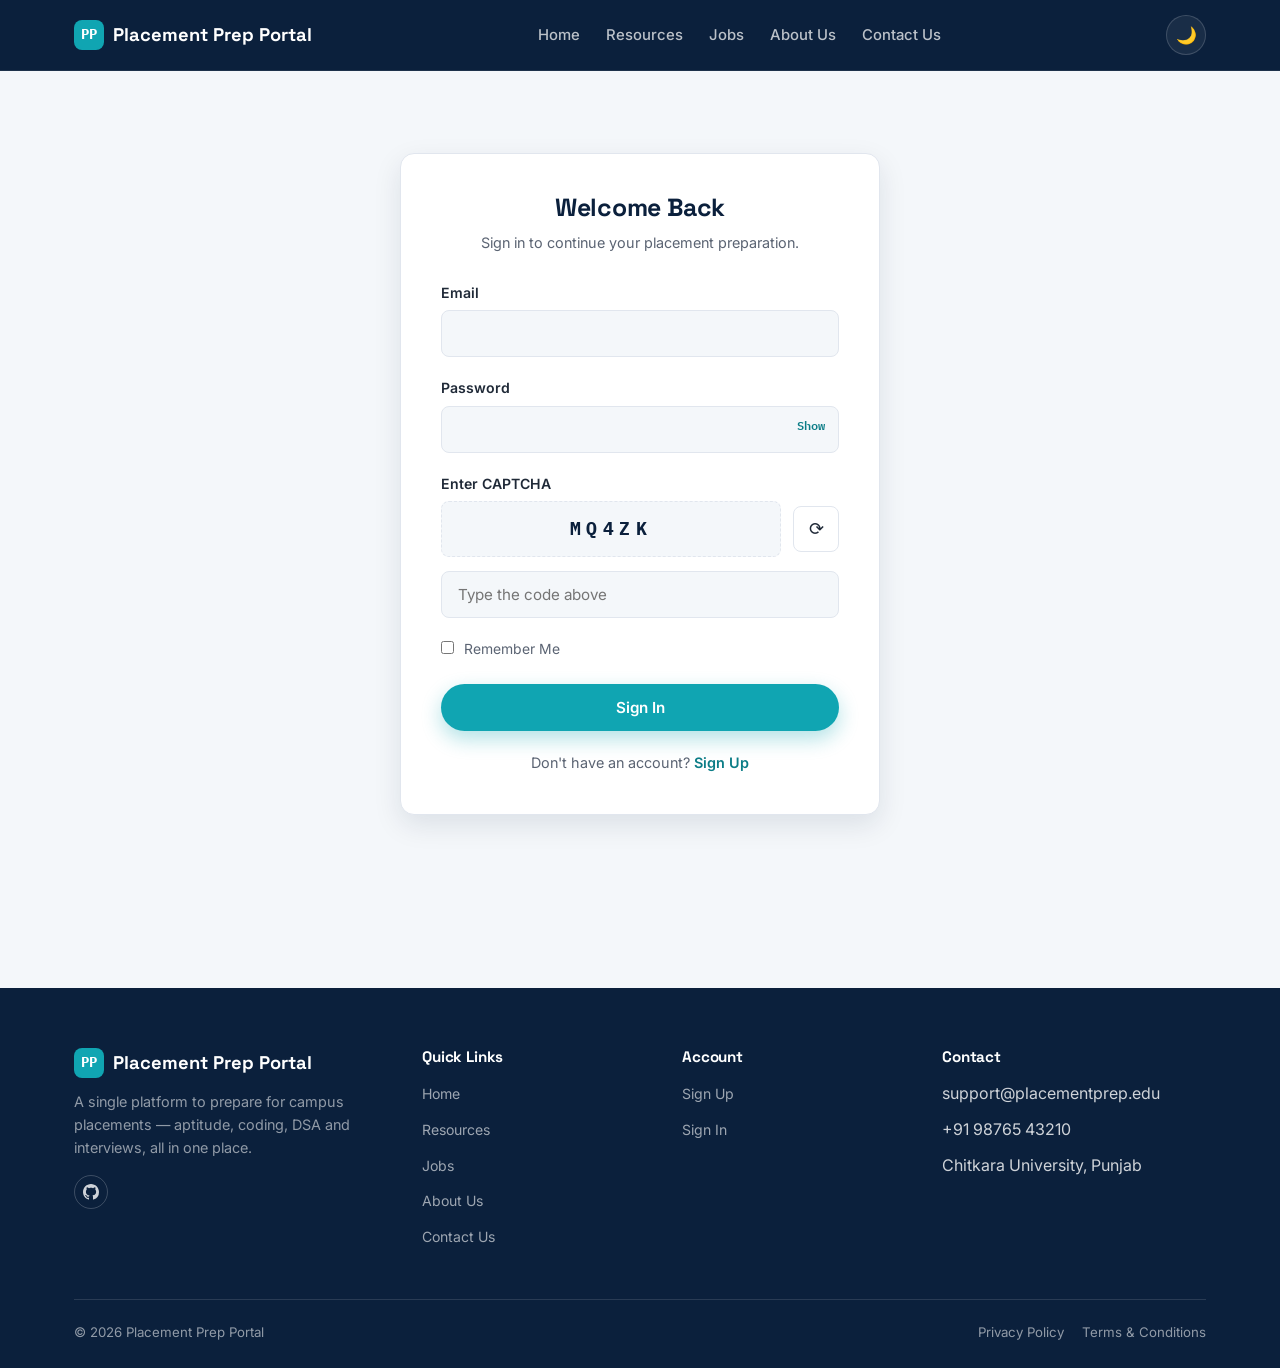
<file: pages/dashboard.html>
<!DOCTYPE html>
<html lang="en">
<head>
  <meta charset="UTF-8" />
  <meta name="viewport" content="width=device-width, initial-scale=1.0" />
  <title>Dashboard | Placement Prep Portal</title>

  <!-- Auth guard: runs immediately, before the page finishes
       loading. If nobody is logged in, it sends the visitor
       back to the Sign In page instead of showing the dashboard. -->
  <script>
    if (!localStorage.getItem("loggedInUser")) {
      window.location.replace("login.html");
    }
  </script>

  <link rel="preconnect" href="https://fonts.googleapis.com" />
  <link href="https://fonts.googleapis.com/css2?family=Space+Grotesk:wght@500;700&family=Inter:wght@400;500;600;700&family=IBM+Plex+Mono:wght@500;700&display=swap" rel="stylesheet" />

  <link rel="stylesheet" href="../css/style.css" />
  <link rel="stylesheet" href="../css/forms.css" />
  <link rel="stylesheet" href="../css/responsive.css" />
</head>
<body data-page="dashboard">

  <div id="loading-screen">
    <div class="spinner"></div>
    <p>Loading Placement Prep Portal...</p>
  </div>

  <header class="navbar">
    <div class="nav-inner">
      <a href="../index.html" class="logo">
        <span class="logo-mark">PP</span>
        Placement Prep Portal
      </a>
      <nav>
        <ul class="nav-links" id="nav-links">
          <li><a href="../index.html" data-page="home">Home</a></li>
          <li><a href="resources.html" data-page="resources">Resources</a></li>
          <li><a href="jobs.html" data-page="jobs">Jobs</a></li>
          <li><a href="about.html" data-page="about">About Us</a></li>
          <li><a href="contact.html" data-page="contact">Contact Us</a></li>
        </ul>
      </nav>
      <div class="nav-actions">
        <button class="theme-toggle" aria-label="Toggle dark mode">🌙</button>
        <a href="dashboard.html" class="nav-btn nav-btn-outline member-only">Dashboard</a>
        <a href="#" class="nav-btn nav-btn-solid logout-btn member-only">Logout</a>
        <button class="hamburger" id="hamburger" aria-label="Open menu">
          <span></span><span></span><span></span>
        </button>
      </div>
    </div>
  </header>

  <main class="page-offset">
    <section class="section" style="padding-top:44px;">
      <div class="container">

        <div class="dashboard-header">
          <div>
            <h2 id="welcome-name">Welcome back!</h2>
            <p id="welcome-sub">Loading your details...</p>
          </div>
          <div class="hero-actions">
            <a href="../index.html#mock-tests" class="btn btn-primary btn-sm">Take a Mock Test</a>
            <a href="resources.html" class="btn btn-outline btn-sm">Browse Resources</a>
          </div>
        </div>

        <!-- Stat cards -->
        <div class="dashboard-stats">
          <article class="dash-stat-card ring-card">
            <div class="dash-ring-lg" id="readiness-ring">
              <span id="readiness-percent">0%</span>
            </div>
            <div>
              <h4>Overall Readiness</h4>
              <p>Based on your mock test scores</p>
            </div>
          </article>

          <article class="dash-stat-card">
            <span class="stat-number" id="stat-attempts">0</span>
            <h4>Mock Tests Taken</h4>
            <p>Total attempts so far</p>
          </article>

          <article class="dash-stat-card">
            <span class="stat-number" id="stat-best">—</span>
            <h4>Best Score</h4>
            <p>Out of 10</p>
          </article>

          <article class="dash-stat-card">
            <span class="stat-number" id="stat-avg">—</span>
            <h4>Average Score</h4>
            <p>Out of 10</p>
          </article>
        </div>

        <div class="dashboard-grid">
          <!-- Left column: progress + history -->
          <div>
            <div class="dash-panel">
              <h3>Preparation Progress</h3>

              <div class="progress-row">
                <div class="progress-row-head">
                  <span>Aptitude &amp; Reasoning</span>
                  <span id="apt-percent">0%</span>
                </div>
                <div class="progress-track"><div class="progress-fill" id="apt-fill"></div></div>
              </div>

              <div class="progress-row">
                <div class="progress-row-head">
                  <span>Coding &amp; DSA</span>
                  <span id="coding-percent">0%</span>
                </div>
                <div class="progress-track"><div class="progress-fill" id="coding-fill"></div></div>
              </div>

              <div class="progress-row">
                <div class="progress-row-head">
                  <span>Interview Preparation</span>
                  <span id="interview-percent">0%</span>
                </div>
                <div class="progress-track"><div class="progress-fill" id="interview-fill"></div></div>
              </div>

              <div class="progress-row">
                <div class="progress-row-head">
                  <span>Mock Tests</span>
                  <span id="mocktest-percent">0%</span>
                </div>
                <div class="progress-track"><div class="progress-fill" id="mocktest-fill"></div></div>
              </div>

              <!-- Changes with the numbers above; filled in by dashboard.js -->
              <p class="progress-advice" id="progress-advice" aria-live="polite"></p>
            </div>

            <div class="dash-panel">
              <h3>Mock Test History</h3>
              <table class="history-table">
                <thead>
                  <tr>
                    <th>Date</th>
                    <th>Test</th>
                    <th>Score</th>
                    <th>Result</th>
                  </tr>
                </thead>
                <tbody id="history-body"></tbody>
              </table>
              <p class="history-empty" id="history-empty">You haven't taken a mock test yet. <a href="../index.html#mock-tests" style="color:var(--teal-dark); font-weight:600;">Start one now.</a></p>
            </div>

            <!-- GitHub profile: filled in by dashboard.js from the public GitHub API -->
            <div class="dash-panel github-card" id="github-card">
              <div class="github-card-head">
                <h3>GitHub Profile</h3>
                <button type="button" class="btn btn-outline btn-sm" id="github-refresh-btn" hidden>Refresh</button>
              </div>
              <div id="github-content" aria-live="polite"></div>
            </div>
          </div>

          <!-- Right column: profile + quick actions -->
          <div>
            <div class="dash-panel profile-card">
              <h3>Your Profile</h3>

              <div id="profile-view">
                <div class="profile-row"><span>Name</span><span id="profile-name"></span></div>
                <div class="profile-row"><span>Email</span><span id="profile-email"></span></div>
                <div class="profile-row"><span>Phone</span><span id="profile-phone"></span></div>
                <div class="profile-row"><span>College</span><span id="profile-college"></span></div>
                <div class="profile-row"><span>Course</span><span id="profile-course"></span></div>
                <div class="profile-row"><span>Grad. Year</span><span id="profile-year"></span></div>
                <div class="profile-row"><span>GitHub</span><span id="profile-github"></span></div>
                <button class="btn btn-outline btn-sm btn-block" id="edit-profile-btn" style="margin-top:18px;">Edit Profile</button>
              </div>

              <form id="edit-profile-form" class="edit-profile-form">
                <div class="form-group">
                  <label for="edit-college">College</label>
                  <input type="text" id="edit-college" />
                </div>
                <div class="form-group">
                  <label for="edit-course">Course</label>
                  <input type="text" id="edit-course" />
                </div>
                <div class="form-group">
                  <label for="edit-year">Graduation Year</label>
                  <select id="edit-year">
                    <option value="2026">2026</option>
                    <option value="2027">2027</option>
                    <option value="2028">2028</option>
                    <option value="2029">2029</option>
                  </select>
                </div>
                <div class="form-group">
                  <label for="edit-github">GitHub username <span class="label-optional">(optional)</span></label>
                  <input type="text" id="edit-github" placeholder="e.g. octocat" autocomplete="off" spellcheck="false" maxlength="39" />
                  <p class="error-msg" id="edit-github-error"></p>
                </div>
                <div class="form-actions">
                  <button type="submit" class="btn btn-primary btn-sm">Save</button>
                  <button type="button" class="btn btn-outline btn-sm" id="cancel-edit-btn">Cancel</button>
                </div>
              </form>
            </div>

            <!-- Tip of the day: filled in by dashboard.js from the Advice Slip API -->
            <div class="dash-panel" id="tip-card">
              <h3>Tip of the Day</h3>
              <p id="tip-text" aria-live="polite" style="color: var(--text-muted);">Loading tip...</p>
            </div>

            <div class="dash-panel">
              <h3>Quick Actions</h3>
              <div class="quick-actions">
                <a href="../index.html#mock-tests" class="btn btn-primary btn-block">Take a Mock Test</a>
                <a href="resources.html" class="btn btn-outline btn-block">Browse Resources</a>
                <a href="../index.html#companies" class="btn btn-outline btn-block">Prepare for Companies</a>
                <a href="#" class="btn btn-outline btn-block logout-btn">Logout</a>
              </div>
            </div>
          </div>
        </div>

      </div>
    </section>
  </main>

  <footer class="site-footer">
    <div class="container">
      <div class="footer-grid">
        <div class="footer-brand">
          <a href="../index.html" class="logo">
            <span class="logo-mark">PP</span>
            Placement Prep Portal
          </a>
          <p>A single platform to prepare for campus placements — aptitude, coding, DSA and interviews, all in one place.</p>
          <div class="social-row">
            <a href="https://github.com/Ryan140-cloud/Placement-Prep-Portal" target="_blank" rel="noopener noreferrer" aria-label="GitHub repository"><svg viewBox="0 0 16 16" width="16" height="16" fill="currentColor" aria-hidden="true"><path d="M8 0C3.58 0 0 3.58 0 8c0 3.54 2.29 6.53 5.47 7.59.4.07.55-.17.55-.38 0-.19-.01-.82-.01-1.49-2.01.37-2.53-.49-2.69-.94-.09-.23-.48-.94-.82-1.13-.28-.15-.68-.52-.01-.53.63-.01 1.08.58 1.23.82.72 1.21 1.87.87 2.33.66.07-.52.28-.87.51-1.07-1.78-.2-3.64-.89-3.64-3.95 0-.87.31-1.59.82-2.15-.08-.2-.36-1.02.08-2.12 0 0 .67-.21 2.2.82.64-.18 1.32-.27 2-.27.68 0 1.36.09 2 .27 1.53-1.04 2.2-.82 2.2-.82.44 1.1.16 1.92.08 2.12.51.56.82 1.27.82 2.15 0 3.07-1.87 3.75-3.65 3.95.29.25.54.73.54 1.48 0 1.07-.01 1.93-.01 2.2 0 .21.15.46.55.38A8.013 8.013 0 0016 8c0-4.42-3.58-8-8-8z"/></svg></a>
          </div>
        </div>

        <div class="footer-col">
          <h4>Quick Links</h4>
          <ul>
            <li><a href="../index.html">Home</a></li>
            <li><a href="resources.html">Resources</a></li>
            <li><a href="jobs.html">Jobs</a></li>
            <li><a href="about.html">About Us</a></li>
            <li><a href="contact.html">Contact Us</a></li>
          </ul>
        </div>

        <!-- guest-only / member-only sit on the <li> so a hidden link
             doesn't leave an empty gap in the list (main.js hides them) -->
        <div class="footer-col">
          <h4>Account</h4>
          <ul>
            <li class="member-only"><a href="dashboard.html">Dashboard</a></li>
            <li class="guest-only"><a href="signup.html">Sign Up</a></li>
            <li class="guest-only"><a href="login.html">Sign In</a></li>
            <li class="member-only"><a href="#" class="logout-btn">Logout</a></li>
          </ul>
        </div>

        <div class="footer-col">
          <h4>Contact</h4>
          <ul>
            <li>support@placementprep.edu</li>
            <li>+91 98765 43210</li>
            <li>Chitkara University, Punjab</li>
          </ul>
        </div>
      </div>

      <div class="footer-bottom">
        <p>© 2026 Placement Prep Portal</p>
        <div class="legal-links">
          <a href="privacy.html">Privacy Policy</a>
          <a href="terms.html">Terms &amp; Conditions</a>
        </div>
      </div>
    </div>
  </footer>

  <script src="../js/theme.js"></script>
  <script src="../js/main.js"></script>
  <script src="../js/dashboard.js"></script>
</body>
</html>
</file>
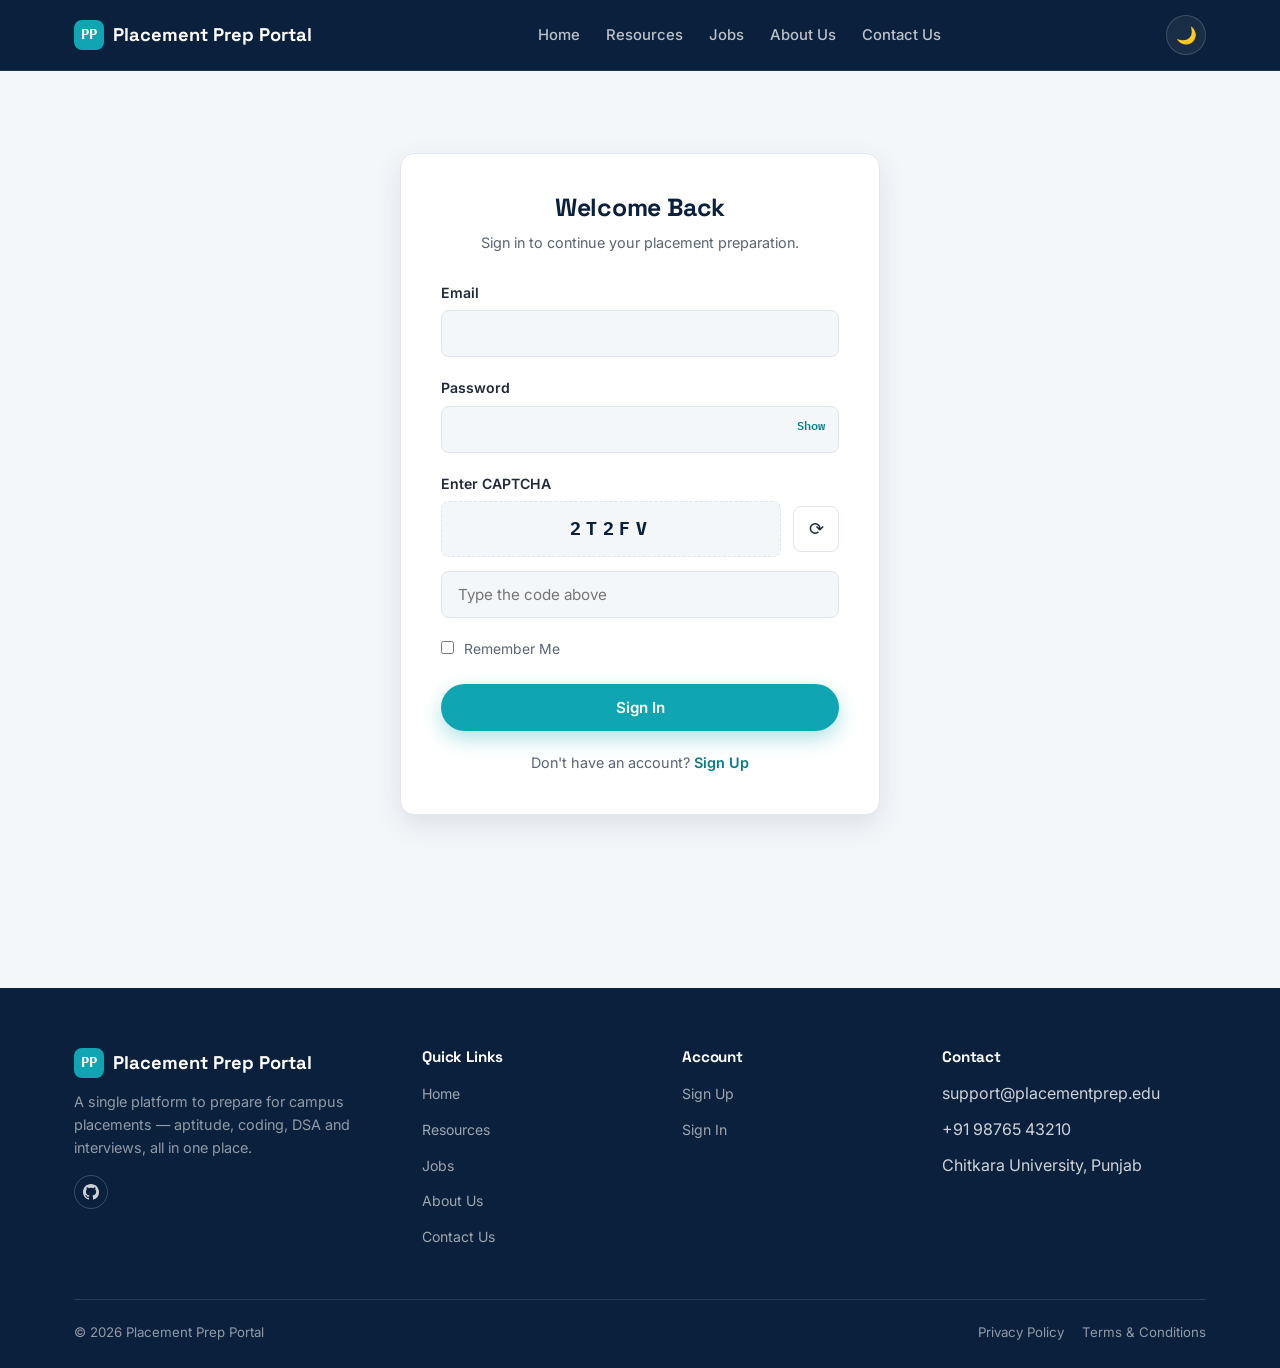
<file: pages/login.html>
<!DOCTYPE html>
<html lang="en">
<head>
  <meta charset="UTF-8" />
  <meta name="viewport" content="width=device-width, initial-scale=1.0" />
  <title>Sign In | Placement Prep Portal</title>

  <link rel="preconnect" href="https://fonts.googleapis.com" />
  <link href="https://fonts.googleapis.com/css2?family=Space+Grotesk:wght@500;700&family=Inter:wght@400;500;600;700&family=IBM+Plex+Mono:wght@500;700&display=swap" rel="stylesheet" />

  <link rel="stylesheet" href="../css/style.css" />
  <link rel="stylesheet" href="../css/forms.css" />
  <link rel="stylesheet" href="../css/responsive.css" />
</head>
<body data-page="login">

  <div id="loading-screen">
    <div class="spinner"></div>
    <p>Loading Placement Prep Portal...</p>
  </div>

  <header class="navbar">
    <div class="nav-inner">
      <a href="../index.html" class="logo">
        <span class="logo-mark">PP</span>
        Placement Prep Portal
      </a>
      <nav>
        <ul class="nav-links" id="nav-links">
          <li><a href="../index.html" data-page="home">Home</a></li>
          <li><a href="resources.html" data-page="resources">Resources</a></li>
          <li><a href="jobs.html" data-page="jobs">Jobs</a></li>
          <li><a href="about.html" data-page="about">About Us</a></li>
          <li><a href="contact.html" data-page="contact">Contact Us</a></li>
        </ul>
      </nav>
      <div class="nav-actions">
        <button class="theme-toggle" aria-label="Toggle dark mode">🌙</button>
        <a href="dashboard.html" class="nav-btn nav-btn-outline member-only">Dashboard</a>
        <a href="#" class="nav-btn nav-btn-solid logout-btn member-only">Logout</a>
        <button class="hamburger" id="hamburger" aria-label="Open menu">
          <span></span><span></span><span></span>
        </button>
      </div>
    </div>
  </header>

  <main>
    <section class="auth-section">
      <div class="auth-card">
        <div class="auth-head">
          <h1>Welcome Back</h1>
          <p>Sign in to continue your placement preparation.</p>
        </div>

        <p class="auth-alert" id="login-alert"></p>

        <form id="login-form" novalidate>
          <div class="form-group">
            <label for="loginEmail">Email</label>
            <input type="email" id="loginEmail" name="loginEmail" />
            <p class="error-msg" id="loginEmail-error"></p>
          </div>

          <div class="form-group password-field">
            <label for="loginPassword">Password</label>
            <input type="password" id="loginPassword" name="loginPassword" />
            <button type="button" class="toggle-password" data-target="loginPassword">Show</button>
            <p class="error-msg" id="loginPassword-error"></p>
          </div>

          <div class="form-group">
            <label for="loginCaptchaInput">Enter CAPTCHA</label>
            <div class="captcha-box">
              <span class="captcha-display" id="login-captcha"></span>
              <button type="button" class="captcha-refresh" id="login-captcha-refresh" aria-label="Refresh CAPTCHA" title="Refresh CAPTCHA">⟳</button>
            </div>
            <input type="text" id="loginCaptchaInput" name="loginCaptchaInput" placeholder="Type the code above" />
            <p class="error-msg" id="loginCaptchaInput-error"></p>
          </div>

          <label class="checkbox-row" style="margin-bottom:24px;">
            <input type="checkbox" id="rememberMe" name="rememberMe" />
            Remember Me
          </label>

          <button type="submit" class="btn btn-primary btn-block">Sign In</button>
        </form>

        <p class="auth-footer-link">Don't have an account? <a href="signup.html">Sign Up</a></p>
      </div>
    </section>
  </main>

  <footer class="site-footer">
    <div class="container">
      <div class="footer-grid">
        <div class="footer-brand">
          <a href="../index.html" class="logo">
            <span class="logo-mark">PP</span>
            Placement Prep Portal
          </a>
          <p>A single platform to prepare for campus placements — aptitude, coding, DSA and interviews, all in one place.</p>
          <div class="social-row">
            <a href="https://github.com/Ryan140-cloud/Placement-Prep-Portal" target="_blank" rel="noopener noreferrer" aria-label="GitHub repository"><svg viewBox="0 0 16 16" width="16" height="16" fill="currentColor" aria-hidden="true"><path d="M8 0C3.58 0 0 3.58 0 8c0 3.54 2.29 6.53 5.47 7.59.4.07.55-.17.55-.38 0-.19-.01-.82-.01-1.49-2.01.37-2.53-.49-2.69-.94-.09-.23-.48-.94-.82-1.13-.28-.15-.68-.52-.01-.53.63-.01 1.08.58 1.23.82.72 1.21 1.87.87 2.33.66.07-.52.28-.87.51-1.07-1.78-.2-3.64-.89-3.64-3.95 0-.87.31-1.59.82-2.15-.08-.2-.36-1.02.08-2.12 0 0 .67-.21 2.2.82.64-.18 1.32-.27 2-.27.68 0 1.36.09 2 .27 1.53-1.04 2.2-.82 2.2-.82.44 1.1.16 1.92.08 2.12.51.56.82 1.27.82 2.15 0 3.07-1.87 3.75-3.65 3.95.29.25.54.73.54 1.48 0 1.07-.01 1.93-.01 2.2 0 .21.15.46.55.38A8.013 8.013 0 0016 8c0-4.42-3.58-8-8-8z"/></svg></a>
          </div>
        </div>

        <div class="footer-col">
          <h4>Quick Links</h4>
          <ul>
            <li><a href="../index.html">Home</a></li>
            <li><a href="resources.html">Resources</a></li>
            <li><a href="jobs.html">Jobs</a></li>
            <li><a href="about.html">About Us</a></li>
            <li><a href="contact.html">Contact Us</a></li>
          </ul>
        </div>

        <!-- guest-only / member-only sit on the <li> so a hidden link
             doesn't leave an empty gap in the list (main.js hides them) -->
        <div class="footer-col">
          <h4>Account</h4>
          <ul>
            <li class="member-only"><a href="dashboard.html">Dashboard</a></li>
            <li class="guest-only"><a href="signup.html">Sign Up</a></li>
            <li class="guest-only"><a href="login.html">Sign In</a></li>
            <li class="member-only"><a href="#" class="logout-btn">Logout</a></li>
          </ul>
        </div>

        <div class="footer-col">
          <h4>Contact</h4>
          <ul>
            <li>support@placementprep.edu</li>
            <li>+91 98765 43210</li>
            <li>Chitkara University, Punjab</li>
          </ul>
        </div>
      </div>

      <div class="footer-bottom">
        <p>© 2026 Placement Prep Portal</p>
        <div class="legal-links">
          <a href="privacy.html">Privacy Policy</a>
          <a href="terms.html">Terms &amp; Conditions</a>
        </div>
      </div>
    </div>
  </footer>

  <script src="../js/theme.js"></script>
  <script src="../js/main.js"></script>
  <script src="../js/auth.js"></script>
</body>
</html>
</file>
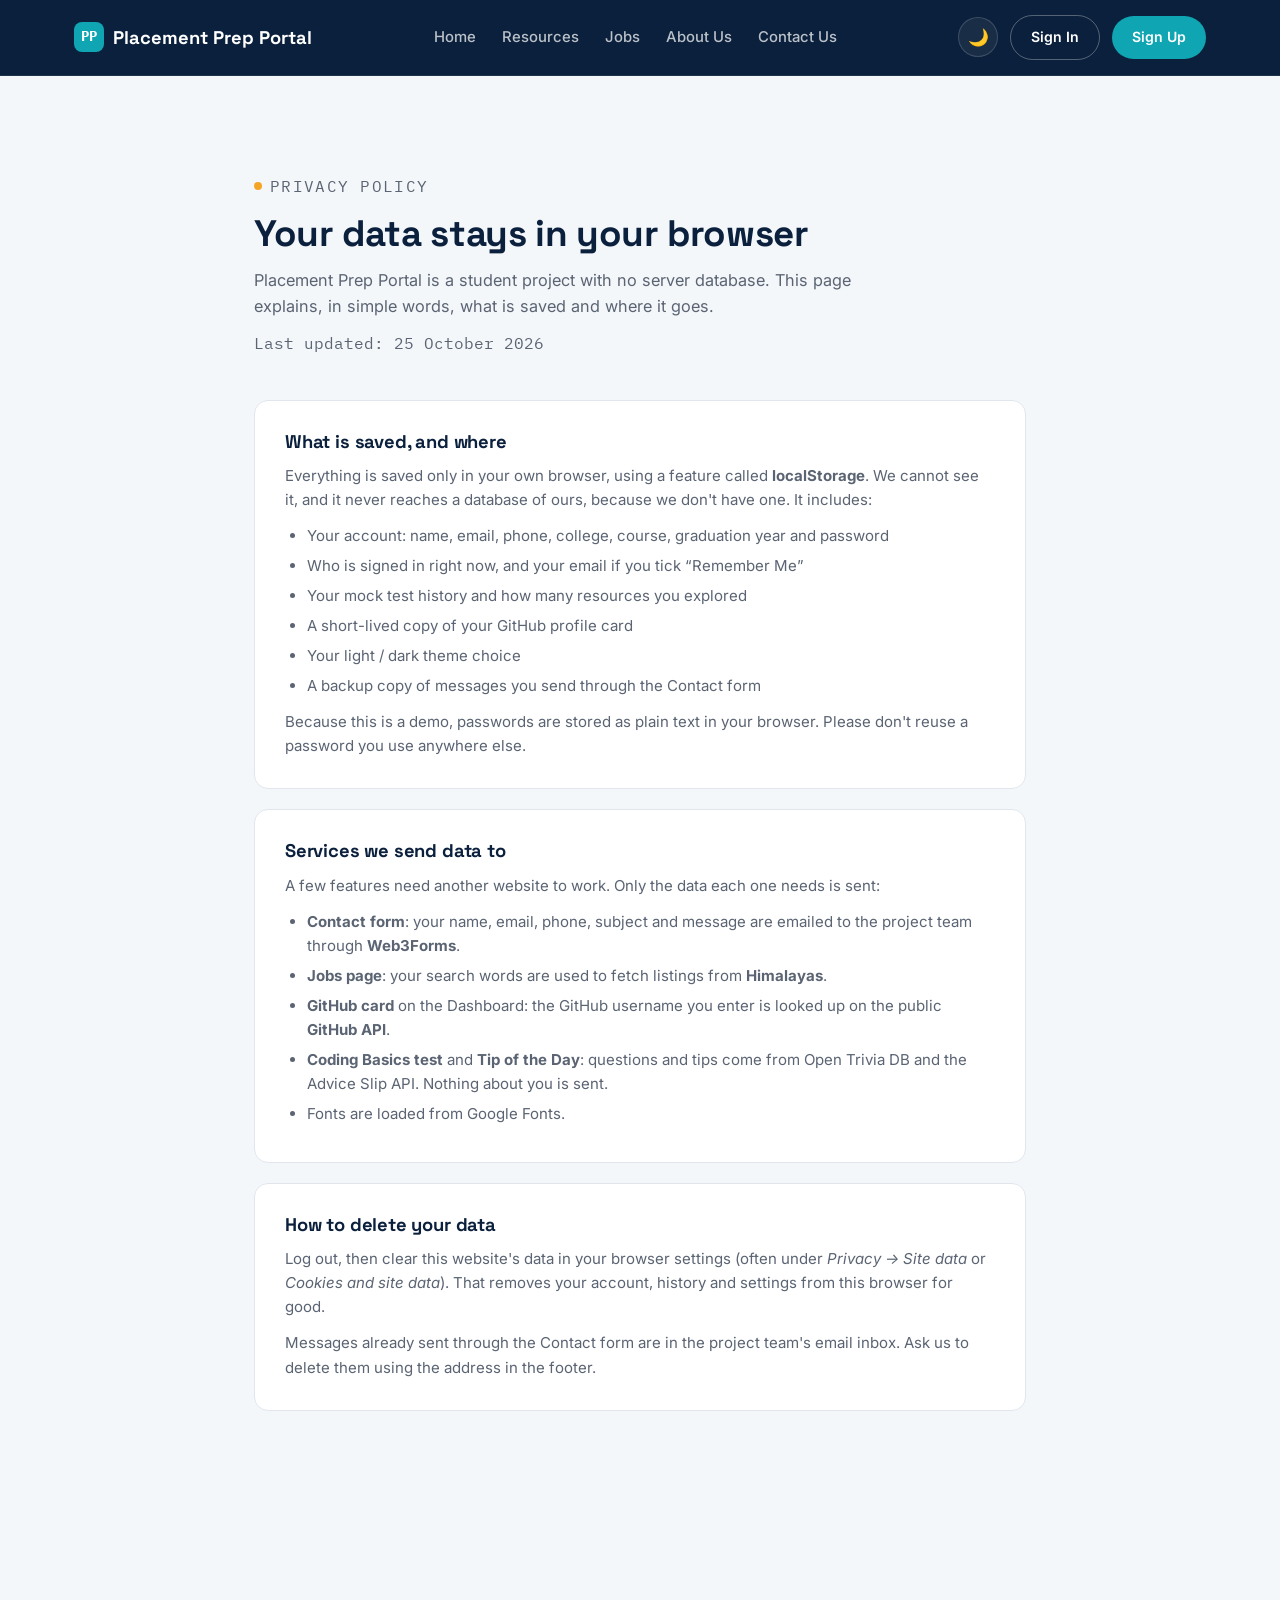
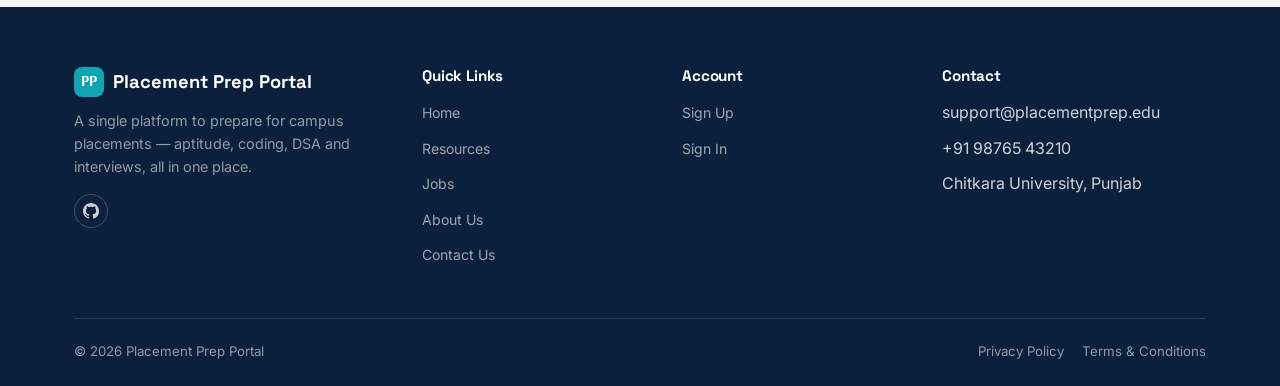
<file: pages/privacy.html>
<!DOCTYPE html>
<html lang="en">
<head>
  <meta charset="UTF-8" />
  <meta name="viewport" content="width=device-width, initial-scale=1.0" />
  <title>Privacy Policy | Placement Prep Portal</title>

  <link rel="preconnect" href="https://fonts.googleapis.com" />
  <link href="https://fonts.googleapis.com/css2?family=Space+Grotesk:wght@500;700&family=Inter:wght@400;500;600;700&family=IBM+Plex+Mono:wght@500;700&display=swap" rel="stylesheet" />

  <link rel="stylesheet" href="../css/style.css" />
  <link rel="stylesheet" href="../css/forms.css" />
  <link rel="stylesheet" href="../css/responsive.css" />
</head>
<body data-page="privacy">

  <div id="loading-screen">
    <div class="spinner"></div>
    <p>Loading Placement Prep Portal...</p>
  </div>

  <header class="navbar">
    <div class="nav-inner">
      <a href="../index.html" class="logo">
        <span class="logo-mark">PP</span>
        Placement Prep Portal
      </a>
      <nav>
        <ul class="nav-links" id="nav-links">
          <li><a href="../index.html" data-page="home">Home</a></li>
          <li><a href="resources.html" data-page="resources">Resources</a></li>
          <li><a href="jobs.html" data-page="jobs">Jobs</a></li>
          <li><a href="about.html" data-page="about">About Us</a></li>
          <li><a href="contact.html" data-page="contact">Contact Us</a></li>
        </ul>
      </nav>
      <div class="nav-actions">
        <button class="theme-toggle" aria-label="Toggle dark mode">🌙</button>
        <a href="login.html" class="nav-btn nav-btn-outline guest-only">Sign In</a>
        <a href="signup.html" class="nav-btn nav-btn-solid guest-only">Sign Up</a>
        <a href="dashboard.html" class="nav-btn nav-btn-outline member-only">Dashboard</a>
        <a href="#" class="nav-btn nav-btn-solid logout-btn member-only">Logout</a>
        <button class="hamburger" id="hamburger" aria-label="Open menu">
          <span></span><span></span><span></span>
        </button>
      </div>
    </div>
  </header>

  <main class="page-offset">
    <section class="section">
      <div class="container legal-page">
        <div class="section-head">
          <p class="eyebrow">Privacy Policy</p>
          <h2>Your data stays in your browser</h2>
          <p>Placement Prep Portal is a student project with no server database. This page explains, in simple words, what is saved and where it goes.</p>
          <p class="legal-updated">Last updated: 25 October 2026</p>
        </div>

        <article class="about-card legal-card">
          <h3>What is saved, and where</h3>
          <p>Everything is saved only in your own browser, using a feature called <strong>localStorage</strong>. We cannot see it, and it never reaches a database of ours, because we don't have one. It includes:</p>
          <ul class="legal-list">
            <li>Your account: name, email, phone, college, course, graduation year and password</li>
            <li>Who is signed in right now, and your email if you tick &ldquo;Remember Me&rdquo;</li>
            <li>Your mock test history and how many resources you explored</li>
            <li>A short-lived copy of your GitHub profile card</li>
            <li>Your light / dark theme choice</li>
            <li>A backup copy of messages you send through the Contact form</li>
          </ul>
          <p>Because this is a demo, passwords are stored as plain text in your browser. Please don't reuse a password you use anywhere else.</p>
        </article>
        <article class="about-card legal-card">
          <h3>Services we send data to</h3>
          <p>A few features need another website to work. Only the data each one needs is sent:</p>
          <ul class="legal-list">
            <li><strong>Contact form</strong>: your name, email, phone, subject and message are emailed to the project team through <strong>Web3Forms</strong>.</li>
            <li><strong>Jobs page</strong>: your search words are used to fetch listings from <strong>Himalayas</strong>.</li>
            <li><strong>GitHub card</strong> on the Dashboard: the GitHub username you enter is looked up on the public <strong>GitHub API</strong>.</li>
            <li><strong>Coding Basics test</strong> and <strong>Tip of the Day</strong>: questions and tips come from Open Trivia DB and the Advice Slip API. Nothing about you is sent.</li>
            <li>Fonts are loaded from Google Fonts.</li>
          </ul>
        </article>
        <article class="about-card legal-card">
          <h3>How to delete your data</h3>
          <p>Log out, then clear this website's data in your browser settings (often under <em>Privacy &rarr; Site data</em> or <em>Cookies and site data</em>). That removes your account, history and settings from this browser for good.</p>
          <p>Messages already sent through the Contact form are in the project team's email inbox. Ask us to delete them using the address in the footer.</p>
        </article>
      </div>
    </section>
  </main>

  <footer class="site-footer">
    <div class="container">
      <div class="footer-grid">
        <div class="footer-brand">
          <a href="../index.html" class="logo">
            <span class="logo-mark">PP</span>
            Placement Prep Portal
          </a>
          <p>A single platform to prepare for campus placements — aptitude, coding, DSA and interviews, all in one place.</p>
          <div class="social-row">
            <a href="https://github.com/Ryan140-cloud/Placement-Prep-Portal" target="_blank" rel="noopener noreferrer" aria-label="GitHub repository"><svg viewBox="0 0 16 16" width="16" height="16" fill="currentColor" aria-hidden="true"><path d="M8 0C3.58 0 0 3.58 0 8c0 3.54 2.29 6.53 5.47 7.59.4.07.55-.17.55-.38 0-.19-.01-.82-.01-1.49-2.01.37-2.53-.49-2.69-.94-.09-.23-.48-.94-.82-1.13-.28-.15-.68-.52-.01-.53.63-.01 1.08.58 1.23.82.72 1.21 1.87.87 2.33.66.07-.52.28-.87.51-1.07-1.78-.2-3.64-.89-3.64-3.95 0-.87.31-1.59.82-2.15-.08-.2-.36-1.02.08-2.12 0 0 .67-.21 2.2.82.64-.18 1.32-.27 2-.27.68 0 1.36.09 2 .27 1.53-1.04 2.2-.82 2.2-.82.44 1.1.16 1.92.08 2.12.51.56.82 1.27.82 2.15 0 3.07-1.87 3.75-3.65 3.95.29.25.54.73.54 1.48 0 1.07-.01 1.93-.01 2.2 0 .21.15.46.55.38A8.013 8.013 0 0016 8c0-4.42-3.58-8-8-8z"/></svg></a>
          </div>
        </div>

        <div class="footer-col">
          <h4>Quick Links</h4>
          <ul>
            <li><a href="../index.html">Home</a></li>
            <li><a href="resources.html">Resources</a></li>
            <li><a href="jobs.html">Jobs</a></li>
            <li><a href="about.html">About Us</a></li>
            <li><a href="contact.html">Contact Us</a></li>
          </ul>
        </div>

        <!-- guest-only / member-only sit on the <li> so a hidden link
             doesn't leave an empty gap in the list (main.js hides them) -->
        <div class="footer-col">
          <h4>Account</h4>
          <ul>
            <li class="member-only"><a href="dashboard.html">Dashboard</a></li>
            <li class="guest-only"><a href="signup.html">Sign Up</a></li>
            <li class="guest-only"><a href="login.html">Sign In</a></li>
            <li class="member-only"><a href="#" class="logout-btn">Logout</a></li>
          </ul>
        </div>

        <div class="footer-col">
          <h4>Contact</h4>
          <ul>
            <li>support@placementprep.edu</li>
            <li>+91 98765 43210</li>
            <li>Chitkara University, Punjab</li>
          </ul>
        </div>
      </div>

      <div class="footer-bottom">
        <p>© 2026 Placement Prep Portal</p>
        <div class="legal-links">
          <a href="privacy.html">Privacy Policy</a>
          <a href="terms.html">Terms &amp; Conditions</a>
        </div>
      </div>
    </div>
  </footer>

  <script src="../js/theme.js"></script>
  <script src="../js/main.js"></script>
</body>
</html>
</file>
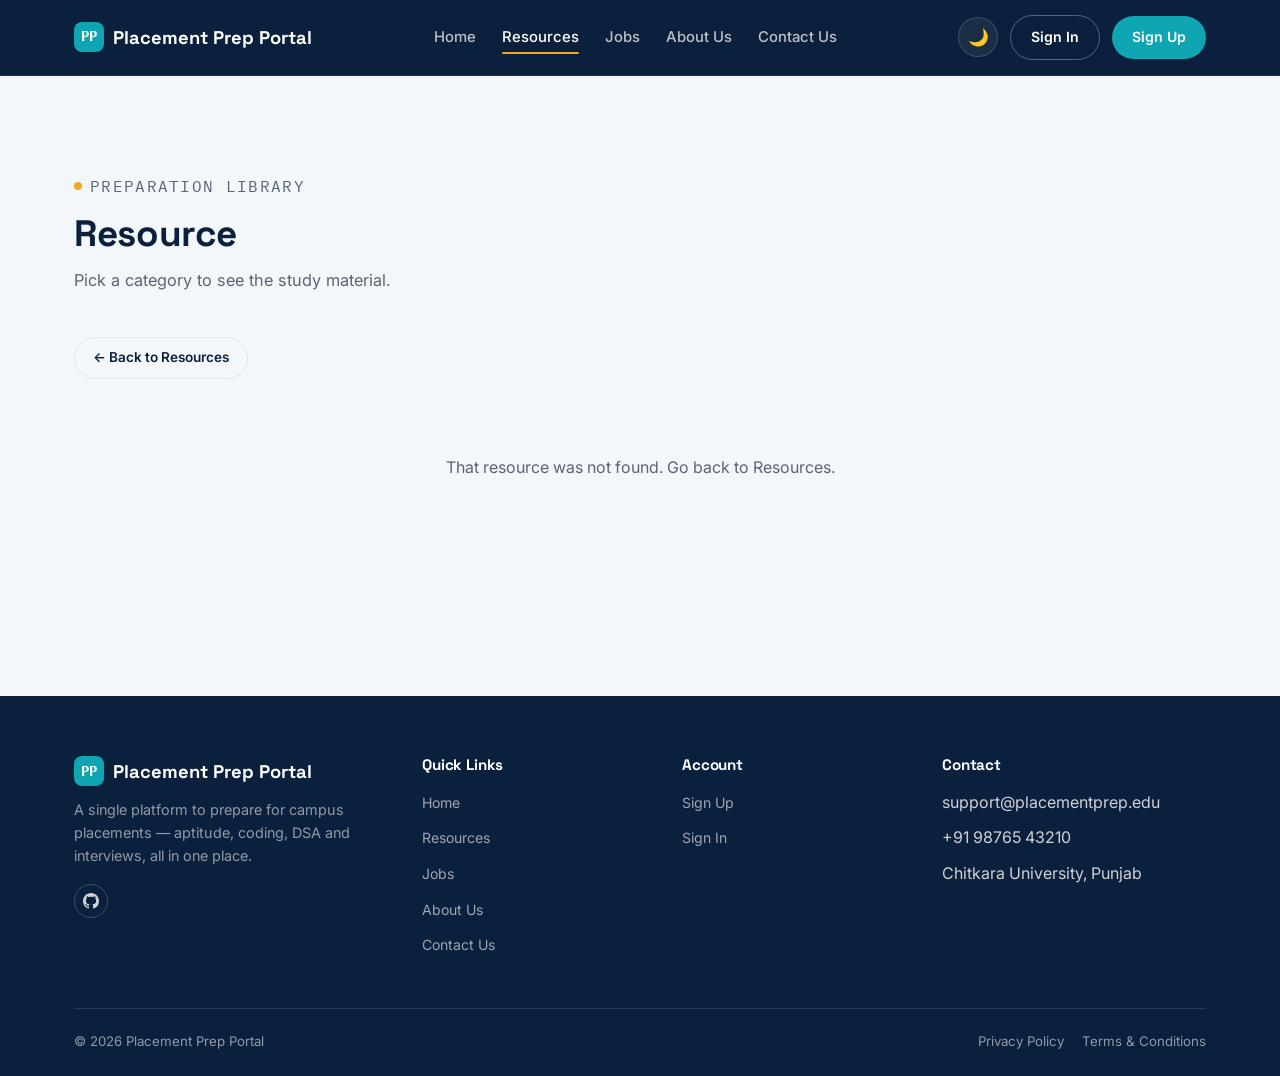
<file: pages/resource-detail.html>
<!DOCTYPE html>
<html lang="en">
<head>
  <meta charset="UTF-8" />
  <meta name="viewport" content="width=device-width, initial-scale=1.0" />
  <title>Resource | Placement Prep Portal</title>

  <link rel="preconnect" href="https://fonts.googleapis.com" />
  <link href="https://fonts.googleapis.com/css2?family=Space+Grotesk:wght@500;700&family=Inter:wght@400;500;600;700&family=IBM+Plex+Mono:wght@500;700&display=swap" rel="stylesheet" />

  <link rel="stylesheet" href="../css/style.css" />
  <link rel="stylesheet" href="../css/forms.css" />
  <link rel="stylesheet" href="../css/responsive.css" />
  <link rel="stylesheet" href="../css/resource-detail.css" />
</head>
<!-- data-page="resources" keeps "Resources" highlighted in the navbar -->
<body data-page="resources">

  <div id="loading-screen">
    <div class="spinner"></div>
    <p>Loading Placement Prep Portal...</p>
  </div>

  <header class="navbar">
    <div class="nav-inner">
      <a href="../index.html" class="logo">
        <span class="logo-mark">PP</span>
        Placement Prep Portal
      </a>
      <nav>
        <ul class="nav-links" id="nav-links">
          <li><a href="../index.html" data-page="home">Home</a></li>
          <li><a href="resources.html" data-page="resources">Resources</a></li>
          <li><a href="jobs.html" data-page="jobs">Jobs</a></li>
          <li><a href="about.html" data-page="about">About Us</a></li>
          <li><a href="contact.html" data-page="contact">Contact Us</a></li>
        </ul>
      </nav>
      <div class="nav-actions">
        <button class="theme-toggle" aria-label="Toggle dark mode">🌙</button>
        <a href="login.html" class="nav-btn nav-btn-outline guest-only">Sign In</a>
        <a href="signup.html" class="nav-btn nav-btn-solid guest-only">Sign Up</a>
        <a href="dashboard.html" class="nav-btn nav-btn-outline member-only">Dashboard</a>
        <a href="#" class="nav-btn nav-btn-solid logout-btn member-only">Logout</a>
        <button class="hamburger" id="hamburger" aria-label="Open menu">
          <span></span><span></span><span></span>
        </button>
      </div>
    </div>
  </header>

  <main class="page-offset">
    <section class="section">
      <div class="container">
        <div class="section-head">
          <p class="eyebrow" id="rd-eyebrow">Preparation Library</p>
          <h2 id="rd-title">Resource</h2>
          <p id="rd-desc">Pick a category to see the study material.</p>
        </div>

        <a href="resources.html" class="btn btn-outline btn-sm rd-back">← Back to Resources</a>

        <!-- Category cards (rendered by js/resource-detail.js) -->
        <div class="rd-grid" id="rd-grid"></div>

        <!-- Links for the selected category -->
        <div class="rd-panel" id="rd-panel" hidden>
          <h3 id="rd-panel-title"></h3>
          <ul id="rd-panel-list"></ul>
        </div>

        <p class="no-results" id="rd-notfound" style="display:none;">
          That resource was not found. <a href="resources.html">Go back to Resources</a>.
        </p>
      </div>
    </section>
  </main>

  <footer class="site-footer">
    <div class="container">
      <div class="footer-grid">
        <div class="footer-brand">
          <a href="../index.html" class="logo">
            <span class="logo-mark">PP</span>
            Placement Prep Portal
          </a>
          <p>A single platform to prepare for campus placements — aptitude, coding, DSA and interviews, all in one place.</p>
          <div class="social-row">
            <a href="https://github.com/Ryan140-cloud/Placement-Prep-Portal" target="_blank" rel="noopener noreferrer" aria-label="GitHub repository"><svg viewBox="0 0 16 16" width="16" height="16" fill="currentColor" aria-hidden="true"><path d="M8 0C3.58 0 0 3.58 0 8c0 3.54 2.29 6.53 5.47 7.59.4.07.55-.17.55-.38 0-.19-.01-.82-.01-1.49-2.01.37-2.53-.49-2.69-.94-.09-.23-.48-.94-.82-1.13-.28-.15-.68-.52-.01-.53.63-.01 1.08.58 1.23.82.72 1.21 1.87.87 2.33.66.07-.52.28-.87.51-1.07-1.78-.2-3.64-.89-3.64-3.95 0-.87.31-1.59.82-2.15-.08-.2-.36-1.02.08-2.12 0 0 .67-.21 2.2.82.64-.18 1.32-.27 2-.27.68 0 1.36.09 2 .27 1.53-1.04 2.2-.82 2.2-.82.44 1.1.16 1.92.08 2.12.51.56.82 1.27.82 2.15 0 3.07-1.87 3.75-3.65 3.95.29.25.54.73.54 1.48 0 1.07-.01 1.93-.01 2.2 0 .21.15.46.55.38A8.013 8.013 0 0016 8c0-4.42-3.58-8-8-8z"/></svg></a>
          </div>
        </div>

        <div class="footer-col">
          <h4>Quick Links</h4>
          <ul>
            <li><a href="../index.html">Home</a></li>
            <li><a href="resources.html">Resources</a></li>
            <li><a href="jobs.html">Jobs</a></li>
            <li><a href="about.html">About Us</a></li>
            <li><a href="contact.html">Contact Us</a></li>
          </ul>
        </div>

        <!-- guest-only / member-only sit on the <li> so a hidden link
             doesn't leave an empty gap in the list (main.js hides them) -->
        <div class="footer-col">
          <h4>Account</h4>
          <ul>
            <li class="member-only"><a href="dashboard.html">Dashboard</a></li>
            <li class="guest-only"><a href="signup.html">Sign Up</a></li>
            <li class="guest-only"><a href="login.html">Sign In</a></li>
            <li class="member-only"><a href="#" class="logout-btn">Logout</a></li>
          </ul>
        </div>

        <div class="footer-col">
          <h4>Contact</h4>
          <ul>
            <li>support@placementprep.edu</li>
            <li>+91 98765 43210</li>
            <li>Chitkara University, Punjab</li>
          </ul>
        </div>
      </div>

      <div class="footer-bottom">
        <p>© 2026 Placement Prep Portal</p>
        <div class="legal-links">
          <a href="privacy.html">Privacy Policy</a>
          <a href="terms.html">Terms &amp; Conditions</a>
        </div>
      </div>
    </div>
  </footer>

  <script src="../js/theme.js"></script>
  <script src="../js/main.js"></script>
  <script src="../js/resource-detail.js"></script>
</body>
</html>
</file>
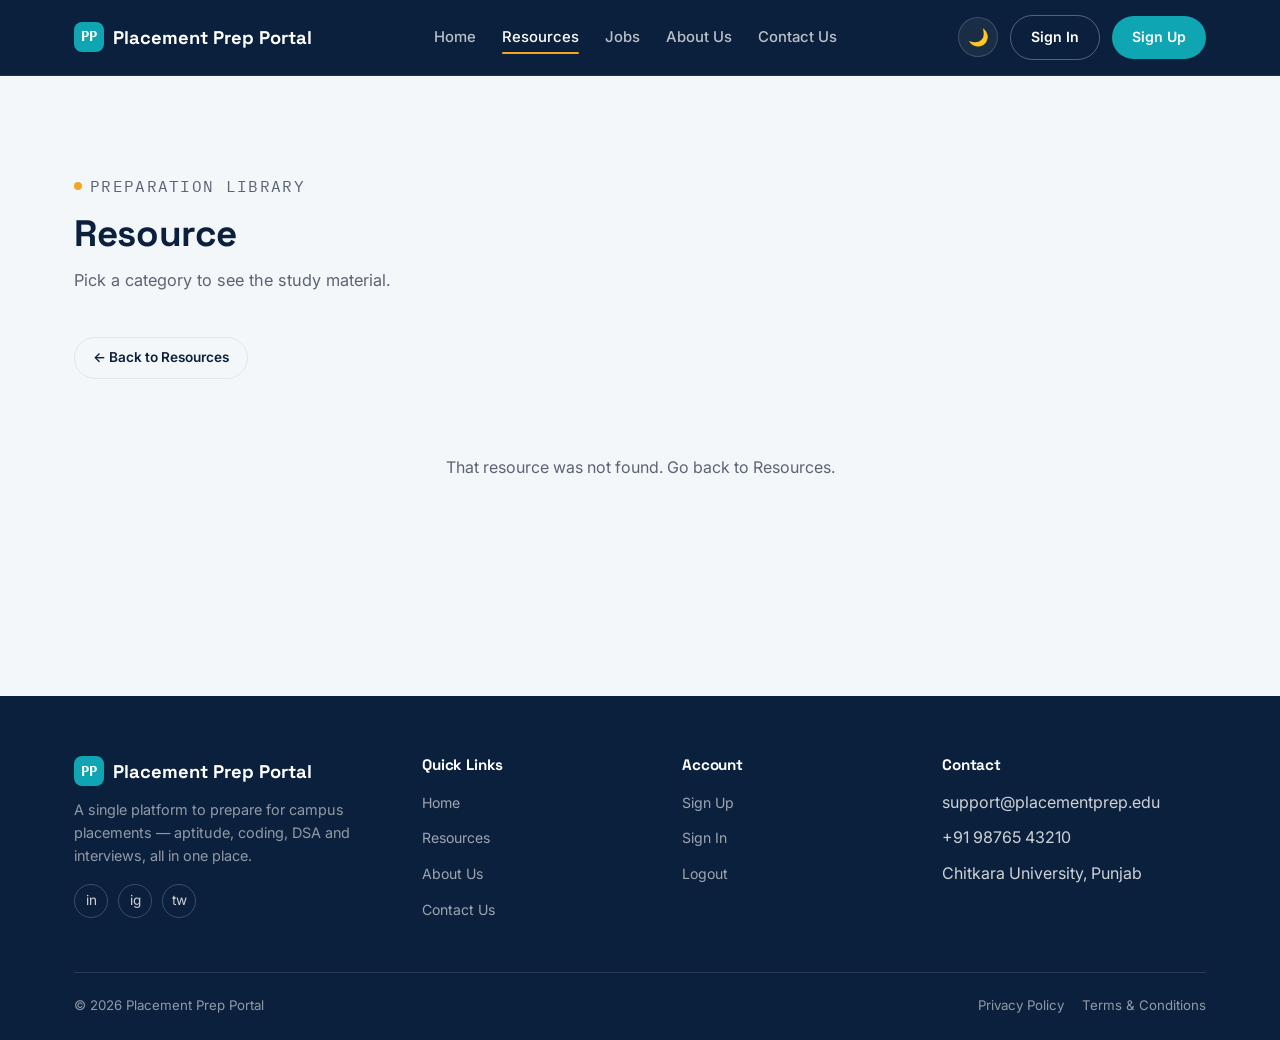
<file: pages/resources-detail.html>
<!DOCTYPE html>
<html lang="en">
<head>
  <meta charset="UTF-8" />
  <meta name="viewport" content="width=device-width, initial-scale=1.0" />
  <title>Resource | Placement Prep Portal</title>

  <link rel="preconnect" href="https://fonts.googleapis.com" />
  <link href="https://fonts.googleapis.com/css2?family=Space+Grotesk:wght@500;700&family=Inter:wght@400;500;600;700&family=IBM+Plex+Mono:wght@500;700&display=swap" rel="stylesheet" />

  <link rel="stylesheet" href="../css/style.css" />
  <link rel="stylesheet" href="../css/forms.css" />
  <link rel="stylesheet" href="../css/responsive.css" />
  <link rel="stylesheet" href="../css/resource-detail.css" />
</head>
<!-- data-page="resources" keeps "Resources" highlighted in the navbar -->
<body data-page="resources">

  <div id="loading-screen">
    <div class="spinner"></div>
    <p>Loading Placement Prep Portal...</p>
  </div>

  <header class="navbar">
    <div class="nav-inner">
      <a href="../index.html" class="logo">
        <span class="logo-mark">PP</span>
        Placement Prep Portal
      </a>
      <nav>
        <ul class="nav-links" id="nav-links">
          <li><a href="../index.html" data-page="home">Home</a></li>
          <li><a href="resources.html" data-page="resources">Resources</a></li>
          <li><a href="jobs.html" data-page="jobs">Jobs</a></li>
          <li><a href="about.html" data-page="about">About Us</a></li>
          <li><a href="contact.html" data-page="contact">Contact Us</a></li>
        </ul>
      </nav>
      <div class="nav-actions">
        <button class="theme-toggle" aria-label="Toggle dark mode">🌙</button>
        <a href="login.html" class="nav-btn nav-btn-outline guest-only">Sign In</a>
        <a href="signup.html" class="nav-btn nav-btn-solid guest-only">Sign Up</a>
        <a href="dashboard.html" class="nav-btn nav-btn-outline member-only">Dashboard</a>
        <a href="#" class="nav-btn nav-btn-solid logout-btn member-only">Logout</a>
        <button class="hamburger" id="hamburger" aria-label="Open menu">
          <span></span><span></span><span></span>
        </button>
      </div>
    </div>
  </header>

  <main class="page-offset">
    <section class="section">
      <div class="container">
        <div class="section-head">
          <p class="eyebrow" id="rd-eyebrow">Preparation Library</p>
          <h2 id="rd-title">Resource</h2>
          <p id="rd-desc">Pick a category to see the study material.</p>
        </div>

        <a href="resources.html" class="btn btn-outline btn-sm rd-back">← Back to Resources</a>

        <!-- Category cards (rendered by js/resource-detail.js) -->
        <div class="rd-grid" id="rd-grid"></div>

        <!-- Links for the selected category -->
        <div class="rd-panel" id="rd-panel" hidden>
          <h3 id="rd-panel-title"></h3>
          <ul id="rd-panel-list"></ul>
        </div>

        <p class="no-results" id="rd-notfound" style="display:none;">
          That resource was not found. <a href="resources.html">Go back to Resources</a>.
        </p>
      </div>
    </section>
  </main>

  <footer class="site-footer">
    <div class="container">
      <div class="footer-grid">
        <div class="footer-brand">
          <a href="../index.html" class="logo">
            <span class="logo-mark">PP</span>
            Placement Prep Portal
          </a>
          <p>A single platform to prepare for campus placements — aptitude, coding, DSA and interviews, all in one place.</p>
          <div class="social-row">
            <a href="#" aria-label="LinkedIn">in</a>
            <a href="#" aria-label="Instagram">ig</a>
            <a href="#" aria-label="Twitter">tw</a>
          </div>
        </div>
        <div class="footer-col">
          <h4>Quick Links</h4>
          <ul>
            <li><a href="../index.html">Home</a></li>
            <li><a href="resources.html">Resources</a></li>
            <li><a href="about.html">About Us</a></li>
            <li><a href="contact.html">Contact Us</a></li>
          </ul>
        </div>
        <div class="footer-col">
          <h4>Account</h4>
          <ul>
            <li><a href="signup.html">Sign Up</a></li>
            <li><a href="login.html">Sign In</a></li>
            <li><a href="#" class="logout-btn">Logout</a></li>
          </ul>
        </div>
        <div class="footer-col">
          <h4>Contact</h4>
          <ul>
            <li>support@placementprep.edu</li>
            <li>+91 98765 43210</li>
            <li>Chitkara University, Punjab</li>
          </ul>
        </div>
      </div>
      <div class="footer-bottom">
        <p>© 2026 Placement Prep Portal</p>
        <div class="legal-links">
          <a href="#">Privacy Policy</a>
          <a href="#">Terms &amp; Conditions</a>
        </div>
      </div>
    </div>
  </footer>

  <script src="../js/theme.js"></script>
  <script src="../js/main.js"></script>
  <script src="../js/resource-detail.js"></script>
</body>
</html>
</file>
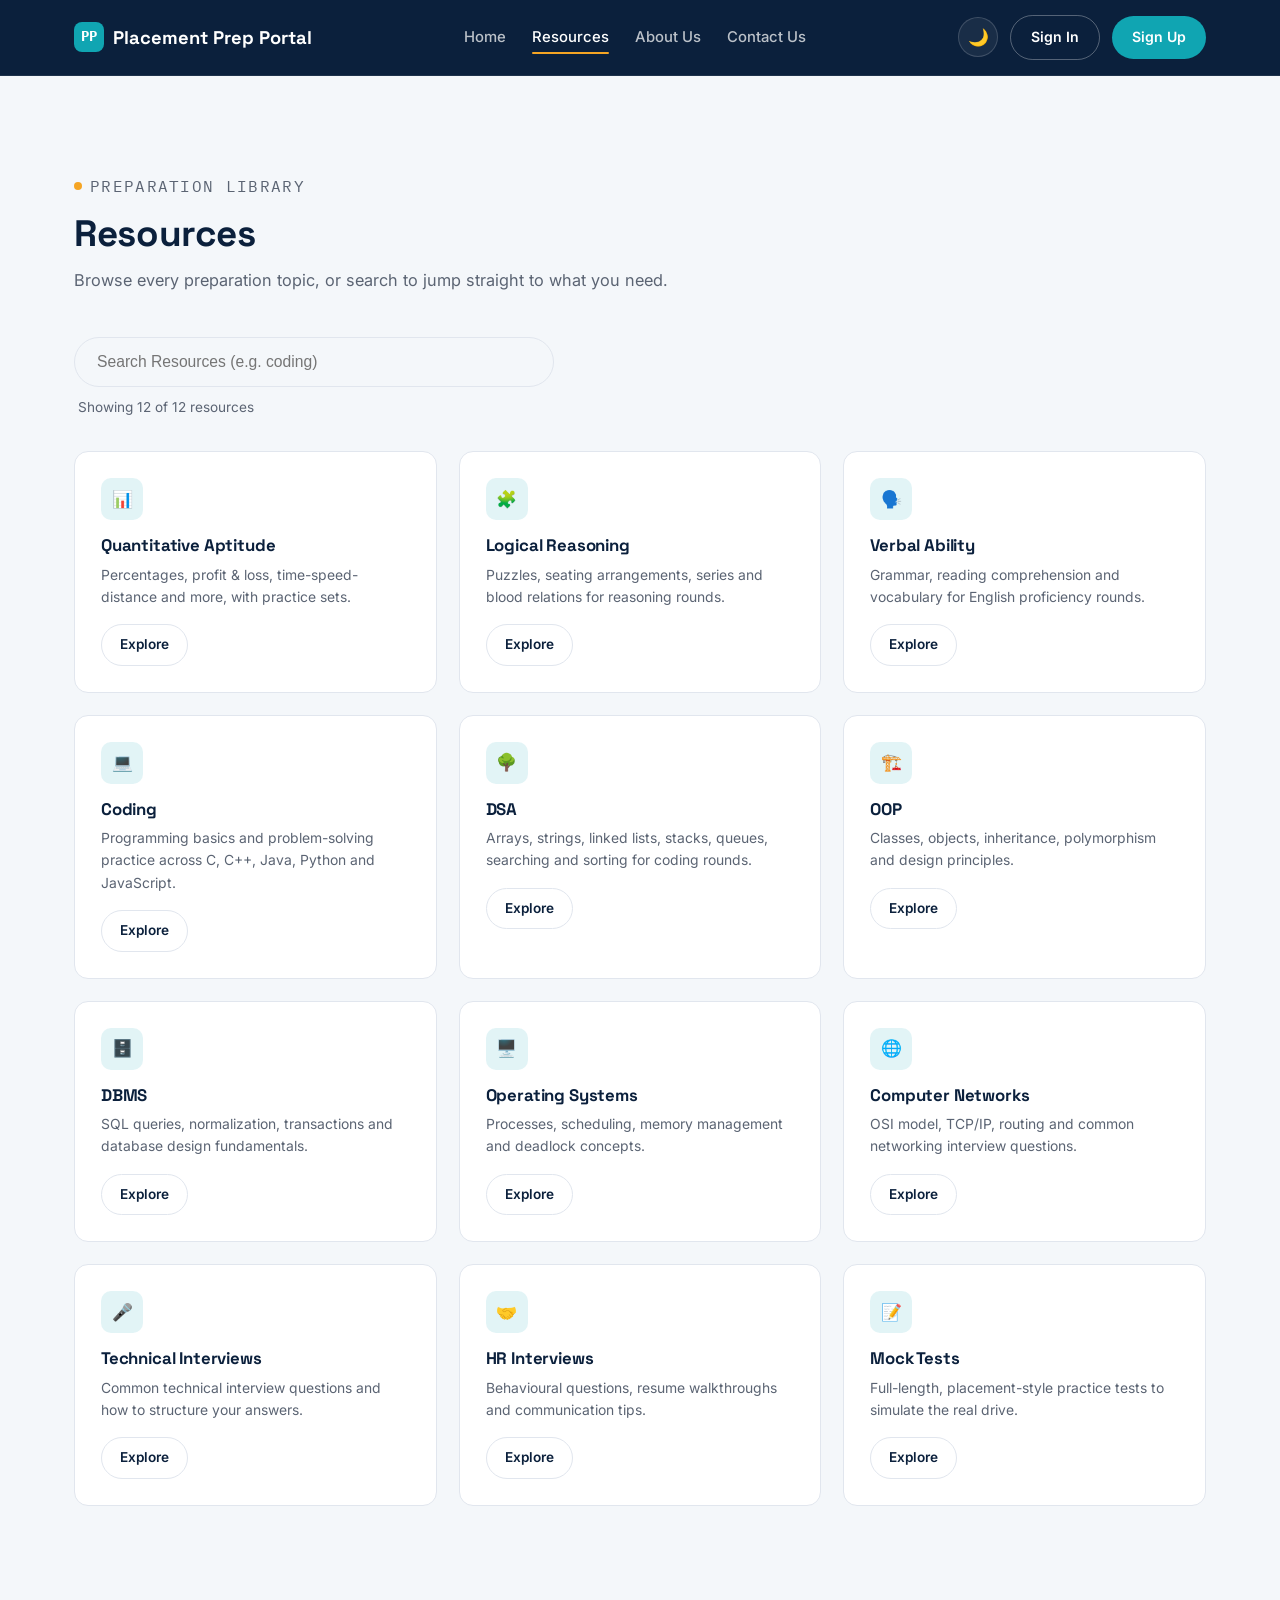
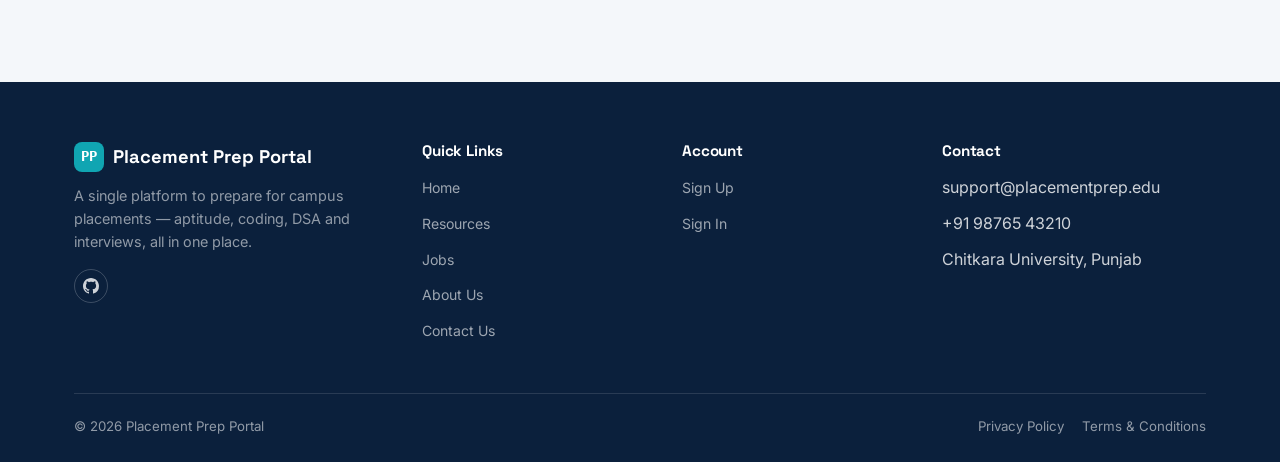
<file: pages/resources.html>
<!DOCTYPE html>
<html lang="en">
<head>
  <meta charset="UTF-8" />
  <meta name="viewport" content="width=device-width, initial-scale=1.0" />
  <title>Resources | Placement Prep Portal</title>

  <link rel="preconnect" href="https://fonts.googleapis.com" />
  <link href="https://fonts.googleapis.com/css2?family=Space+Grotesk:wght@500;700&family=Inter:wght@400;500;600;700&family=IBM+Plex+Mono:wght@500;700&display=swap" rel="stylesheet" />

  <link rel="stylesheet" href="../css/style.css" />
  <link rel="stylesheet" href="../css/forms.css" />
  <link rel="stylesheet" href="../css/responsive.css" />
</head>
<body data-page="resources">

  <div id="loading-screen">
    <div class="spinner"></div>
    <p>Loading Placement Prep Portal...</p>
  </div>

  <header class="navbar">
    <div class="nav-inner">
      <a href="../index.html" class="logo">
        <span class="logo-mark">PP</span>
        Placement Prep Portal
      </a>
      <nav>
        <ul class="nav-links" id="nav-links">
          <li><a href="../index.html" data-page="home">Home</a></li>
          <li><a href="resources.html" data-page="resources">Resources</a></li>
          <li><a href="about.html" data-page="about">About Us</a></li>
          <li><a href="contact.html" data-page="contact">Contact Us</a></li>
        </ul>
      </nav>
      <div class="nav-actions">
        <button class="theme-toggle" aria-label="Toggle dark mode">🌙</button>
        <a href="login.html" class="nav-btn nav-btn-outline guest-only">Sign In</a>
        <a href="signup.html" class="nav-btn nav-btn-solid guest-only">Sign Up</a>
        <a href="dashboard.html" class="nav-btn nav-btn-outline member-only">Dashboard</a>
        <a href="#" class="nav-btn nav-btn-solid logout-btn member-only">Logout</a>
        <button class="hamburger" id="hamburger" aria-label="Open menu">
          <span></span><span></span><span></span>
        </button>
      </div>
    </div>
  </header>

  <main class="page-offset">
    <section class="section">
      <div class="container">
        <div class="section-head">
          <p class="eyebrow">Preparation Library</p>
          <h2>Resources</h2>
          <p>Browse every preparation topic, or search to jump straight to what you need.</p>
        </div>

        <div class="hero-search-bar resource-search-bar" style="max-width:480px;">
          <label for="resource-search" class="visually-hidden">Search Resources</label>
          <input type="text" id="resource-search" placeholder="Search Resources (e.g. coding)" aria-label="Search Resources" />
          <button type="button" class="search-clear" id="resource-search-clear" aria-label="Clear search" hidden>×</button>
        </div>
        <!-- "Showing 4 of 12 resources", filled in by main.js -->
        <p class="resource-count" id="resource-count" aria-live="polite"></p>

        <!-- Resources grid — demonstrates the CSS Grid requirement -->
        <div class="resources-grid" id="resources-grid">

          <article class="resource-card" data-name="Quantitative Aptitude Aptitude">
            <span class="icon">📊</span>
            <h3>Quantitative Aptitude</h3>
            <p>Percentages, profit &amp; loss, time-speed-distance and more, with practice sets.</p>
            <a href="resource-detail.html?topic=quantitative-aptitude" class="btn btn-outline btn-sm track-explore">Explore</a>
          </article>

          <article class="resource-card" data-name="Logical Reasoning Aptitude">
            <span class="icon">🧩</span>
            <h3>Logical Reasoning</h3>
            <p>Puzzles, seating arrangements, series and blood relations for reasoning rounds.</p>
            <a href="resource-detail.html?topic=logical-reasoning" class="btn btn-outline btn-sm track-explore">Explore</a>
          </article>

          <article class="resource-card" data-name="Verbal Ability Aptitude English">
            <span class="icon">🗣️</span>
            <h3>Verbal Ability</h3>
            <p>Grammar, reading comprehension and vocabulary for English proficiency rounds.</p>
            <a href="resource-detail.html?topic=verbal-ability" class="btn btn-outline btn-sm track-explore">Explore</a>
          </article>

          <article class="resource-card" data-name="Coding C C++ Java Python JavaScript SQL">
            <span class="icon">💻</span>
            <h3>Coding</h3>
            <p>Programming basics and problem-solving practice across C, C++, Java, Python and JavaScript.</p>
            <a href="resource-detail.html?topic=coding" class="btn btn-outline btn-sm track-explore">Explore</a>
          </article>

          <article class="resource-card" data-name="DSA Data Structures Algorithms Arrays Strings Linked List Stack Queue">
            <span class="icon">🌳</span>
            <h3>DSA</h3>
            <p>Arrays, strings, linked lists, stacks, queues, searching and sorting for coding rounds.</p>
            <a href="resource-detail.html?topic=dsa" class="btn btn-outline btn-sm track-explore">Explore</a>
          </article>

          <article class="resource-card" data-name="OOP Object Oriented Programming">
            <span class="icon">🏗️</span>
            <h3>OOP</h3>
            <p>Classes, objects, inheritance, polymorphism and design principles.</p>
            <a href="resource-detail.html?topic=oop" class="btn btn-outline btn-sm track-explore">Explore</a>
          </article>

          <article class="resource-card" data-name="DBMS Database Management SQL">
            <span class="icon">🗄️</span>
            <h3>DBMS</h3>
            <p>SQL queries, normalization, transactions and database design fundamentals.</p>
            <a href="resource-detail.html?topic=dbms" class="btn btn-outline btn-sm track-explore">Explore</a>
          </article>

          <article class="resource-card" data-name="Operating Systems OS">
            <span class="icon">🖥️</span>
            <h3>Operating Systems</h3>
            <p>Processes, scheduling, memory management and deadlock concepts.</p>
            <a href="resource-detail.html?topic=operating-systems" class="btn btn-outline btn-sm track-explore">Explore</a>
          </article>

          <article class="resource-card" data-name="Computer Networks">
            <span class="icon">🌐</span>
            <h3>Computer Networks</h3>
            <p>OSI model, TCP/IP, routing and common networking interview questions.</p>
            <a href="resource-detail.html?topic=computer-networks" class="btn btn-outline btn-sm track-explore">Explore</a>
          </article>

          <article class="resource-card" data-name="Technical Interview Interviews">
            <span class="icon">🎤</span>
            <h3>Technical Interviews</h3>
            <p>Common technical interview questions and how to structure your answers.</p>
            <a href="resource-detail.html?topic=technical-interviews" class="btn btn-outline btn-sm track-explore">Explore</a>
          </article>

          <article class="resource-card" data-name="HR Interview Interviews">
            <span class="icon">🤝</span>
            <h3>HR Interviews</h3>
            <p>Behavioural questions, resume walkthroughs and communication tips.</p>
            <a href="resource-detail.html?topic=hr-interviews" class="btn btn-outline btn-sm track-explore">Explore</a>
          </article>

          <article class="resource-card" data-name="Mock Tests Practice">
            <span class="icon">📝</span>
            <h3>Mock Tests</h3>
            <p>Full-length, placement-style practice tests to simulate the real drive.</p>
            <a href="../index.html#mock-tests" class="btn btn-outline btn-sm track-explore">Explore</a>
          </article>

        </div>

        <p class="no-results" id="no-results">No resources match your search. Try a different keyword.</p>
      </div>
    </section>
  </main>

  <footer class="site-footer">
    <div class="container">
      <div class="footer-grid">
        <div class="footer-brand">
          <a href="../index.html" class="logo">
            <span class="logo-mark">PP</span>
            Placement Prep Portal
          </a>
          <p>A single platform to prepare for campus placements — aptitude, coding, DSA and interviews, all in one place.</p>
          <div class="social-row">
            <a href="https://github.com/Ryan140-cloud/Placement-Prep-Portal" target="_blank" rel="noopener noreferrer" aria-label="GitHub repository"><svg viewBox="0 0 16 16" width="16" height="16" fill="currentColor" aria-hidden="true"><path d="M8 0C3.58 0 0 3.58 0 8c0 3.54 2.29 6.53 5.47 7.59.4.07.55-.17.55-.38 0-.19-.01-.82-.01-1.49-2.01.37-2.53-.49-2.69-.94-.09-.23-.48-.94-.82-1.13-.28-.15-.68-.52-.01-.53.63-.01 1.08.58 1.23.82.72 1.21 1.87.87 2.33.66.07-.52.28-.87.51-1.07-1.78-.2-3.64-.89-3.64-3.95 0-.87.31-1.59.82-2.15-.08-.2-.36-1.02.08-2.12 0 0 .67-.21 2.2.82.64-.18 1.32-.27 2-.27.68 0 1.36.09 2 .27 1.53-1.04 2.2-.82 2.2-.82.44 1.1.16 1.92.08 2.12.51.56.82 1.27.82 2.15 0 3.07-1.87 3.75-3.65 3.95.29.25.54.73.54 1.48 0 1.07-.01 1.93-.01 2.2 0 .21.15.46.55.38A8.013 8.013 0 0016 8c0-4.42-3.58-8-8-8z"/></svg></a>
          </div>
        </div>

        <div class="footer-col">
          <h4>Quick Links</h4>
          <ul>
            <li><a href="../index.html">Home</a></li>
            <li><a href="resources.html">Resources</a></li>
            <li><a href="jobs.html">Jobs</a></li>
            <li><a href="about.html">About Us</a></li>
            <li><a href="contact.html">Contact Us</a></li>
          </ul>
        </div>

        <!-- guest-only / member-only sit on the <li> so a hidden link
             doesn't leave an empty gap in the list (main.js hides them) -->
        <div class="footer-col">
          <h4>Account</h4>
          <ul>
            <li class="member-only"><a href="dashboard.html">Dashboard</a></li>
            <li class="guest-only"><a href="signup.html">Sign Up</a></li>
            <li class="guest-only"><a href="login.html">Sign In</a></li>
            <li class="member-only"><a href="#" class="logout-btn">Logout</a></li>
          </ul>
        </div>

        <div class="footer-col">
          <h4>Contact</h4>
          <ul>
            <li>support@placementprep.edu</li>
            <li>+91 98765 43210</li>
            <li>Chitkara University, Punjab</li>
          </ul>
        </div>
      </div>

      <div class="footer-bottom">
        <p>© 2026 Placement Prep Portal</p>
        <div class="legal-links">
          <a href="privacy.html">Privacy Policy</a>
          <a href="terms.html">Terms &amp; Conditions</a>
        </div>
      </div>
    </div>
  </footer>

  <script src="../js/theme.js"></script>
  <script src="../js/main.js"></script>
</body>
</html>
</file>
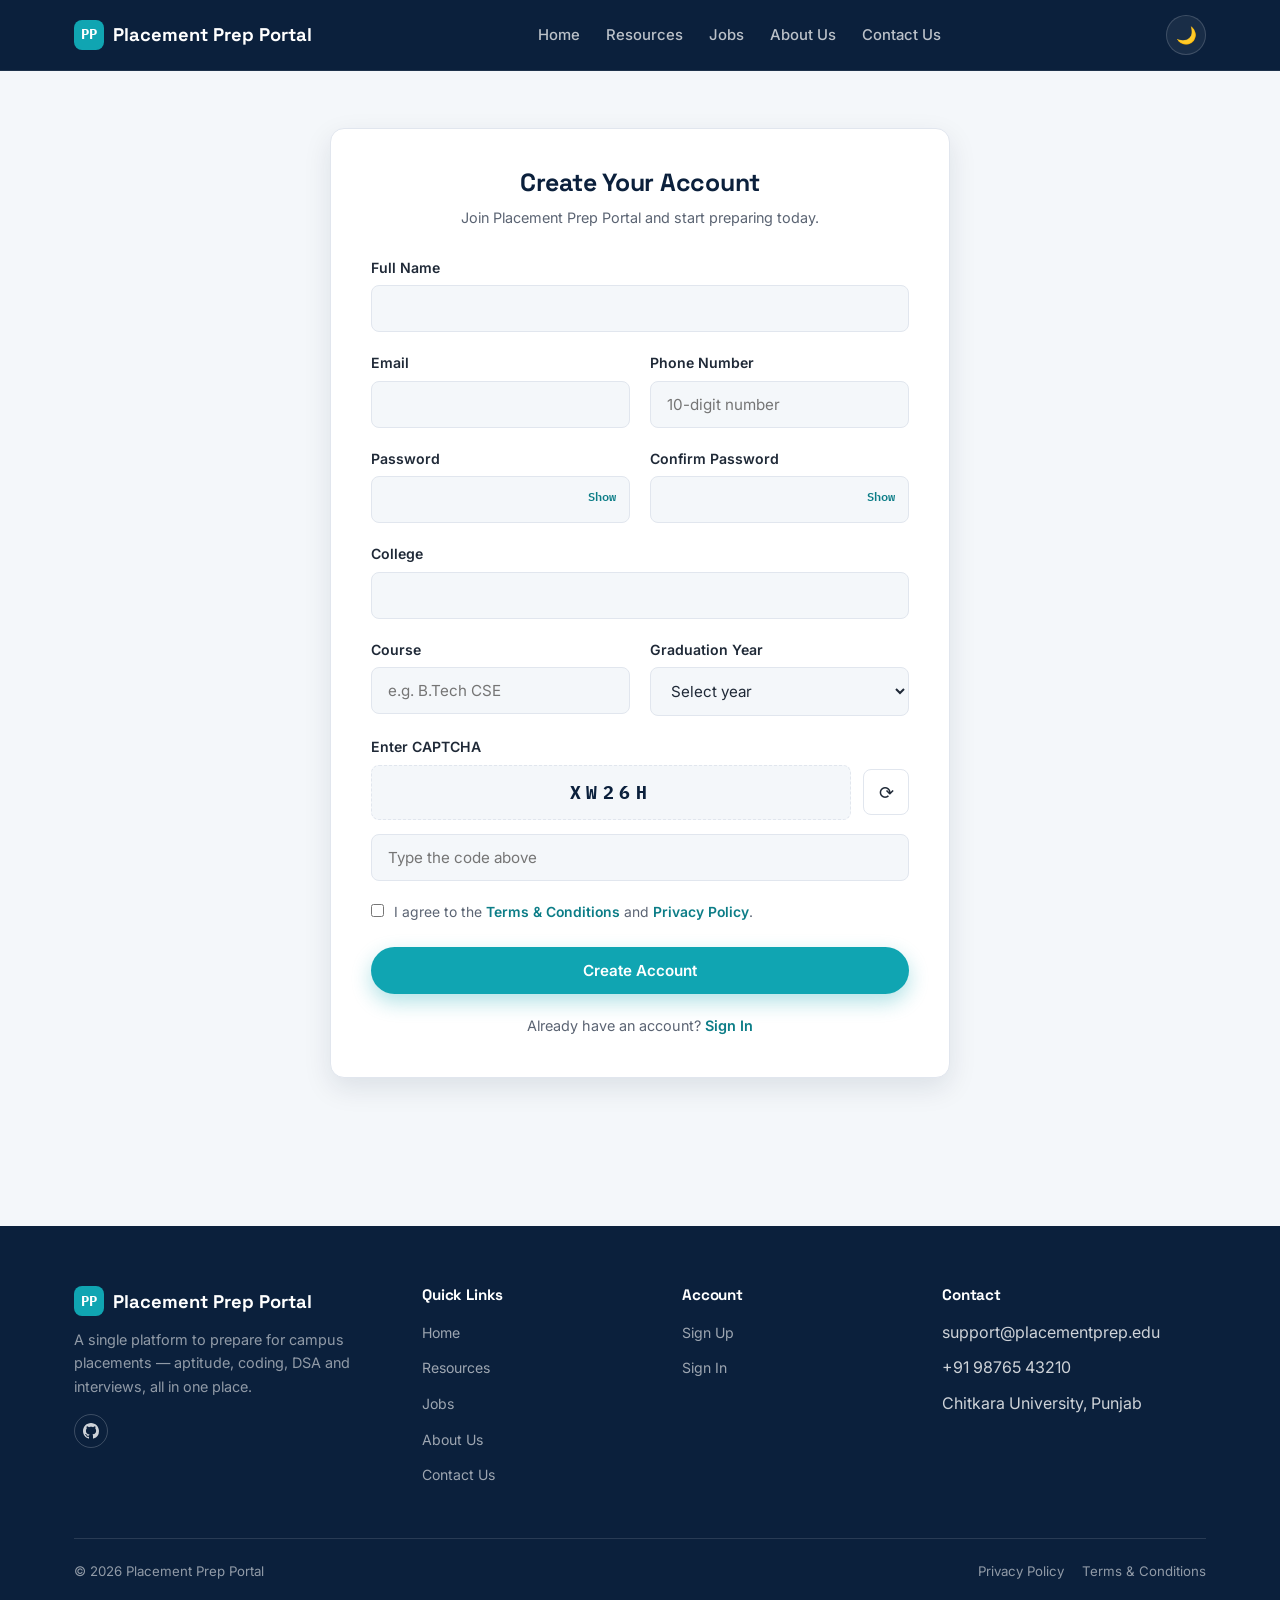
<file: pages/signup.html>
<!DOCTYPE html>
<html lang="en">
<head>
  <meta charset="UTF-8" />
  <meta name="viewport" content="width=device-width, initial-scale=1.0" />
  <title>Sign Up | Placement Prep Portal</title>

  <link rel="preconnect" href="https://fonts.googleapis.com" />
  <link href="https://fonts.googleapis.com/css2?family=Space+Grotesk:wght@500;700&family=Inter:wght@400;500;600;700&family=IBM+Plex+Mono:wght@500;700&display=swap" rel="stylesheet" />

  <link rel="stylesheet" href="../css/style.css" />
  <link rel="stylesheet" href="../css/forms.css" />
  <link rel="stylesheet" href="../css/responsive.css" />
</head>
<body data-page="signup">

  <div id="loading-screen">
    <div class="spinner"></div>
    <p>Loading Placement Prep Portal...</p>
  </div>

  <header class="navbar">
    <div class="nav-inner">
      <a href="../index.html" class="logo">
        <span class="logo-mark">PP</span>
        Placement Prep Portal
      </a>
      <nav>
        <ul class="nav-links" id="nav-links">
          <li><a href="../index.html" data-page="home">Home</a></li>
          <li><a href="resources.html" data-page="resources">Resources</a></li>
          <li><a href="jobs.html" data-page="jobs">Jobs</a></li>
          <li><a href="about.html" data-page="about">About Us</a></li>
          <li><a href="contact.html" data-page="contact">Contact Us</a></li>
        </ul>
      </nav>
      <div class="nav-actions">
        <button class="theme-toggle" aria-label="Toggle dark mode">🌙</button>
        <a href="dashboard.html" class="nav-btn nav-btn-outline member-only">Dashboard</a>
        <a href="#" class="nav-btn nav-btn-solid logout-btn member-only">Logout</a>
        <button class="hamburger" id="hamburger" aria-label="Open menu">
          <span></span><span></span><span></span>
        </button>
      </div>
    </div>
  </header>

  <main>
    <section class="auth-section">
      <div class="auth-card wide">
        <div class="auth-head">
          <h1>Create Your Account</h1>
          <p>Join Placement Prep Portal and start preparing today.</p>
        </div>

        <p class="auth-alert" id="signup-alert"></p>

        <form id="signup-form" novalidate>
          <div class="form-group">
            <label for="fullName">Full Name</label>
            <input type="text" id="fullName" name="fullName" />
            <p class="error-msg" id="fullName-error"></p>
          </div>

          <div class="auth-two-col">
            <div class="form-group">
              <label for="email">Email</label>
              <input type="email" id="email" name="email" />
              <p class="error-msg" id="email-error"></p>
            </div>
            <div class="form-group">
              <label for="phone">Phone Number</label>
              <input type="tel" id="phone" name="phone" placeholder="10-digit number" />
              <p class="error-msg" id="phone-error"></p>
            </div>
          </div>

          <div class="auth-two-col">
            <div class="form-group password-field">
              <label for="password">Password</label>
              <input type="password" id="password" name="password" />
              <button type="button" class="toggle-password" data-target="password">Show</button>
              <p class="error-msg" id="password-error"></p>
            </div>
            <div class="form-group password-field">
              <label for="confirmPassword">Confirm Password</label>
              <input type="password" id="confirmPassword" name="confirmPassword" />
              <button type="button" class="toggle-password" data-target="confirmPassword">Show</button>
              <p class="error-msg" id="confirmPassword-error"></p>
            </div>
          </div>

          <div class="form-group">
            <label for="college">College</label>
            <input type="text" id="college" name="college" />
            <p class="error-msg" id="college-error"></p>
          </div>

          <div class="auth-two-col">
            <div class="form-group">
              <label for="course">Course</label>
              <input type="text" id="course" name="course" placeholder="e.g. B.Tech CSE" />
              <p class="error-msg" id="course-error"></p>
            </div>
            <div class="form-group">
              <label for="gradYear">Graduation Year</label>
              <select id="gradYear" name="gradYear">
                <option value="">Select year</option>
                <option value="2026">2026</option>
                <option value="2027">2027</option>
                <option value="2028">2028</option>
                <option value="2029">2029</option>
              </select>
              <p class="error-msg" id="gradYear-error"></p>
            </div>
          </div>

          <div class="form-group">
            <label for="captchaInput">Enter CAPTCHA</label>
            <div class="captcha-box">
              <span class="captcha-display" id="signup-captcha"></span>
              <button type="button" class="captcha-refresh" id="signup-captcha-refresh" aria-label="Refresh CAPTCHA" title="Refresh CAPTCHA">⟳</button>
            </div>
            <input type="text" id="captchaInput" name="captchaInput" placeholder="Type the code above" />
            <p class="error-msg" id="captchaInput-error"></p>
          </div>

          <label class="checkbox-row" style="margin-bottom:24px;">
            <input type="checkbox" id="terms" name="terms" />
            <span>I agree to the <a href="terms.html" target="_blank" rel="noopener noreferrer">Terms &amp; Conditions</a> and <a href="privacy.html" target="_blank" rel="noopener noreferrer">Privacy Policy</a>.</span>
          </label>

          <button type="submit" class="btn btn-primary btn-block">Create Account</button>
        </form>

        <p class="auth-footer-link">Already have an account? <a href="login.html">Sign In</a></p>
      </div>
    </section>
  </main>

  <footer class="site-footer">
    <div class="container">
      <div class="footer-grid">
        <div class="footer-brand">
          <a href="../index.html" class="logo">
            <span class="logo-mark">PP</span>
            Placement Prep Portal
          </a>
          <p>A single platform to prepare for campus placements — aptitude, coding, DSA and interviews, all in one place.</p>
          <div class="social-row">
            <a href="https://github.com/Ryan140-cloud/Placement-Prep-Portal" target="_blank" rel="noopener noreferrer" aria-label="GitHub repository"><svg viewBox="0 0 16 16" width="16" height="16" fill="currentColor" aria-hidden="true"><path d="M8 0C3.58 0 0 3.58 0 8c0 3.54 2.29 6.53 5.47 7.59.4.07.55-.17.55-.38 0-.19-.01-.82-.01-1.49-2.01.37-2.53-.49-2.69-.94-.09-.23-.48-.94-.82-1.13-.28-.15-.68-.52-.01-.53.63-.01 1.08.58 1.23.82.72 1.21 1.87.87 2.33.66.07-.52.28-.87.51-1.07-1.78-.2-3.64-.89-3.64-3.95 0-.87.31-1.59.82-2.15-.08-.2-.36-1.02.08-2.12 0 0 .67-.21 2.2.82.64-.18 1.32-.27 2-.27.68 0 1.36.09 2 .27 1.53-1.04 2.2-.82 2.2-.82.44 1.1.16 1.92.08 2.12.51.56.82 1.27.82 2.15 0 3.07-1.87 3.75-3.65 3.95.29.25.54.73.54 1.48 0 1.07-.01 1.93-.01 2.2 0 .21.15.46.55.38A8.013 8.013 0 0016 8c0-4.42-3.58-8-8-8z"/></svg></a>
          </div>
        </div>

        <div class="footer-col">
          <h4>Quick Links</h4>
          <ul>
            <li><a href="../index.html">Home</a></li>
            <li><a href="resources.html">Resources</a></li>
            <li><a href="jobs.html">Jobs</a></li>
            <li><a href="about.html">About Us</a></li>
            <li><a href="contact.html">Contact Us</a></li>
          </ul>
        </div>

        <!-- guest-only / member-only sit on the <li> so a hidden link
             doesn't leave an empty gap in the list (main.js hides them) -->
        <div class="footer-col">
          <h4>Account</h4>
          <ul>
            <li class="member-only"><a href="dashboard.html">Dashboard</a></li>
            <li class="guest-only"><a href="signup.html">Sign Up</a></li>
            <li class="guest-only"><a href="login.html">Sign In</a></li>
            <li class="member-only"><a href="#" class="logout-btn">Logout</a></li>
          </ul>
        </div>

        <div class="footer-col">
          <h4>Contact</h4>
          <ul>
            <li>support@placementprep.edu</li>
            <li>+91 98765 43210</li>
            <li>Chitkara University, Punjab</li>
          </ul>
        </div>
      </div>

      <div class="footer-bottom">
        <p>© 2026 Placement Prep Portal</p>
        <div class="legal-links">
          <a href="privacy.html">Privacy Policy</a>
          <a href="terms.html">Terms &amp; Conditions</a>
        </div>
      </div>
    </div>
  </footer>

  <script src="../js/theme.js"></script>
  <script src="../js/main.js"></script>
  <script src="../js/auth.js"></script>
</body>
</html>
</file>
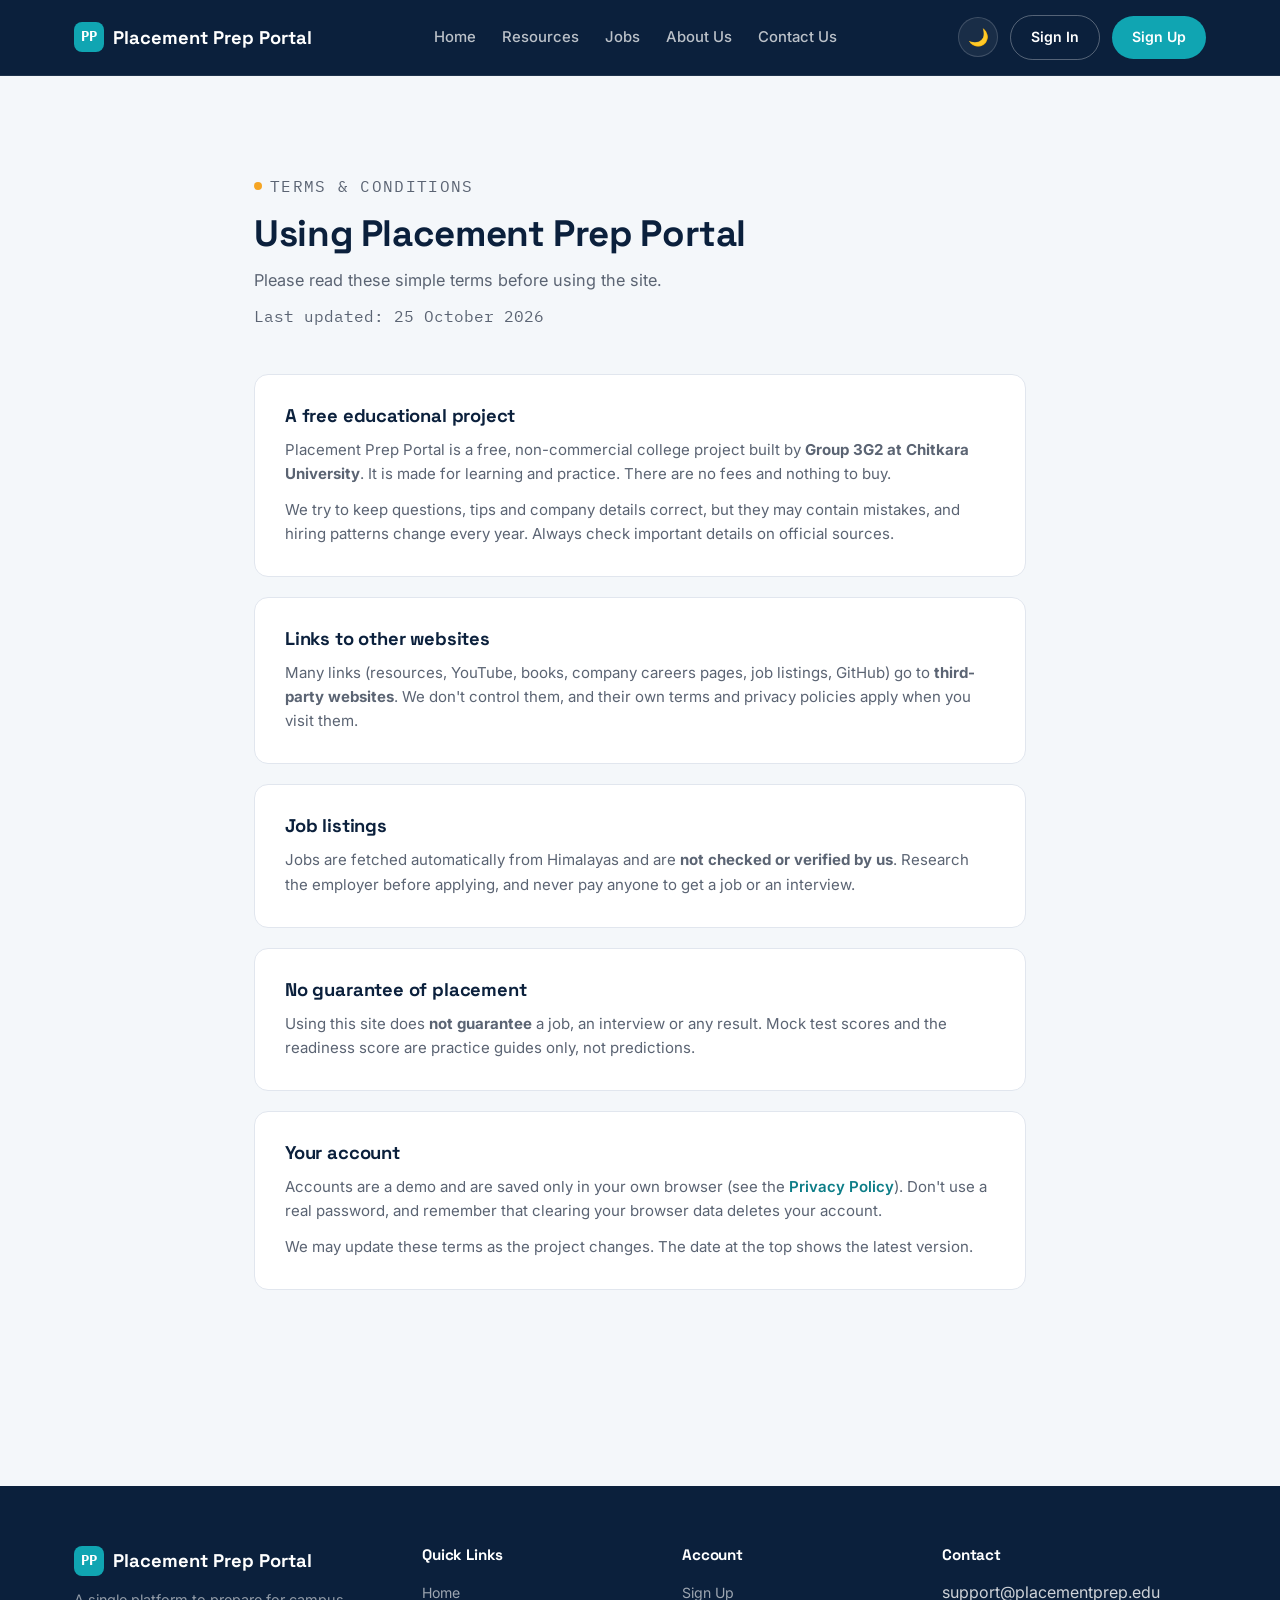
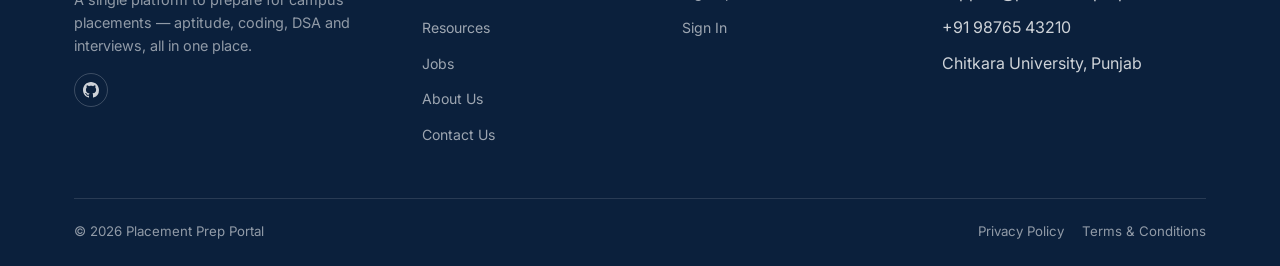
<file: pages/terms.html>
<!DOCTYPE html>
<html lang="en">
<head>
  <meta charset="UTF-8" />
  <meta name="viewport" content="width=device-width, initial-scale=1.0" />
  <title>Terms &amp; Conditions | Placement Prep Portal</title>

  <link rel="preconnect" href="https://fonts.googleapis.com" />
  <link href="https://fonts.googleapis.com/css2?family=Space+Grotesk:wght@500;700&family=Inter:wght@400;500;600;700&family=IBM+Plex+Mono:wght@500;700&display=swap" rel="stylesheet" />

  <link rel="stylesheet" href="../css/style.css" />
  <link rel="stylesheet" href="../css/forms.css" />
  <link rel="stylesheet" href="../css/responsive.css" />
</head>
<body data-page="terms">

  <div id="loading-screen">
    <div class="spinner"></div>
    <p>Loading Placement Prep Portal...</p>
  </div>

  <header class="navbar">
    <div class="nav-inner">
      <a href="../index.html" class="logo">
        <span class="logo-mark">PP</span>
        Placement Prep Portal
      </a>
      <nav>
        <ul class="nav-links" id="nav-links">
          <li><a href="../index.html" data-page="home">Home</a></li>
          <li><a href="resources.html" data-page="resources">Resources</a></li>
          <li><a href="jobs.html" data-page="jobs">Jobs</a></li>
          <li><a href="about.html" data-page="about">About Us</a></li>
          <li><a href="contact.html" data-page="contact">Contact Us</a></li>
        </ul>
      </nav>
      <div class="nav-actions">
        <button class="theme-toggle" aria-label="Toggle dark mode">🌙</button>
        <a href="login.html" class="nav-btn nav-btn-outline guest-only">Sign In</a>
        <a href="signup.html" class="nav-btn nav-btn-solid guest-only">Sign Up</a>
        <a href="dashboard.html" class="nav-btn nav-btn-outline member-only">Dashboard</a>
        <a href="#" class="nav-btn nav-btn-solid logout-btn member-only">Logout</a>
        <button class="hamburger" id="hamburger" aria-label="Open menu">
          <span></span><span></span><span></span>
        </button>
      </div>
    </div>
  </header>

  <main class="page-offset">
    <section class="section">
      <div class="container legal-page">
        <div class="section-head">
          <p class="eyebrow">Terms &amp; Conditions</p>
          <h2>Using Placement Prep Portal</h2>
          <p>Please read these simple terms before using the site.</p>
          <p class="legal-updated">Last updated: 25 October 2026</p>
        </div>

        <article class="about-card legal-card">
          <h3>A free educational project</h3>
          <p>Placement Prep Portal is a free, non-commercial college project built by <strong>Group 3G2 at Chitkara University</strong>. It is made for learning and practice. There are no fees and nothing to buy.</p>
          <p>We try to keep questions, tips and company details correct, but they may contain mistakes, and hiring patterns change every year. Always check important details on official sources.</p>
        </article>
        <article class="about-card legal-card">
          <h3>Links to other websites</h3>
          <p>Many links (resources, YouTube, books, company careers pages, job listings, GitHub) go to <strong>third-party websites</strong>. We don't control them, and their own terms and privacy policies apply when you visit them.</p>
        </article>
        <article class="about-card legal-card">
          <h3>Job listings</h3>
          <p>Jobs are fetched automatically from Himalayas and are <strong>not checked or verified by us</strong>. Research the employer before applying, and never pay anyone to get a job or an interview.</p>
        </article>
        <article class="about-card legal-card">
          <h3>No guarantee of placement</h3>
          <p>Using this site does <strong>not guarantee</strong> a job, an interview or any result. Mock test scores and the readiness score are practice guides only, not predictions.</p>
        </article>
        <article class="about-card legal-card">
          <h3>Your account</h3>
          <p>Accounts are a demo and are saved only in your own browser (see the <a href="privacy.html">Privacy Policy</a>). Don't use a real password, and remember that clearing your browser data deletes your account.</p>
          <p>We may update these terms as the project changes. The date at the top shows the latest version.</p>
        </article>
      </div>
    </section>
  </main>

  <footer class="site-footer">
    <div class="container">
      <div class="footer-grid">
        <div class="footer-brand">
          <a href="../index.html" class="logo">
            <span class="logo-mark">PP</span>
            Placement Prep Portal
          </a>
          <p>A single platform to prepare for campus placements — aptitude, coding, DSA and interviews, all in one place.</p>
          <div class="social-row">
            <a href="https://github.com/Ryan140-cloud/Placement-Prep-Portal" target="_blank" rel="noopener noreferrer" aria-label="GitHub repository"><svg viewBox="0 0 16 16" width="16" height="16" fill="currentColor" aria-hidden="true"><path d="M8 0C3.58 0 0 3.58 0 8c0 3.54 2.29 6.53 5.47 7.59.4.07.55-.17.55-.38 0-.19-.01-.82-.01-1.49-2.01.37-2.53-.49-2.69-.94-.09-.23-.48-.94-.82-1.13-.28-.15-.68-.52-.01-.53.63-.01 1.08.58 1.23.82.72 1.21 1.87.87 2.33.66.07-.52.28-.87.51-1.07-1.78-.2-3.64-.89-3.64-3.95 0-.87.31-1.59.82-2.15-.08-.2-.36-1.02.08-2.12 0 0 .67-.21 2.2.82.64-.18 1.32-.27 2-.27.68 0 1.36.09 2 .27 1.53-1.04 2.2-.82 2.2-.82.44 1.1.16 1.92.08 2.12.51.56.82 1.27.82 2.15 0 3.07-1.87 3.75-3.65 3.95.29.25.54.73.54 1.48 0 1.07-.01 1.93-.01 2.2 0 .21.15.46.55.38A8.013 8.013 0 0016 8c0-4.42-3.58-8-8-8z"/></svg></a>
          </div>
        </div>

        <div class="footer-col">
          <h4>Quick Links</h4>
          <ul>
            <li><a href="../index.html">Home</a></li>
            <li><a href="resources.html">Resources</a></li>
            <li><a href="jobs.html">Jobs</a></li>
            <li><a href="about.html">About Us</a></li>
            <li><a href="contact.html">Contact Us</a></li>
          </ul>
        </div>

        <!-- guest-only / member-only sit on the <li> so a hidden link
             doesn't leave an empty gap in the list (main.js hides them) -->
        <div class="footer-col">
          <h4>Account</h4>
          <ul>
            <li class="member-only"><a href="dashboard.html">Dashboard</a></li>
            <li class="guest-only"><a href="signup.html">Sign Up</a></li>
            <li class="guest-only"><a href="login.html">Sign In</a></li>
            <li class="member-only"><a href="#" class="logout-btn">Logout</a></li>
          </ul>
        </div>

        <div class="footer-col">
          <h4>Contact</h4>
          <ul>
            <li>support@placementprep.edu</li>
            <li>+91 98765 43210</li>
            <li>Chitkara University, Punjab</li>
          </ul>
        </div>
      </div>

      <div class="footer-bottom">
        <p>© 2026 Placement Prep Portal</p>
        <div class="legal-links">
          <a href="privacy.html">Privacy Policy</a>
          <a href="terms.html">Terms &amp; Conditions</a>
        </div>
      </div>
    </div>
  </footer>

  <script src="../js/theme.js"></script>
  <script src="../js/main.js"></script>
</body>
</html>
</file>
<file: css/style.css>
/* =====================================================
   PLACEMENT PREP PORTAL — MAIN STYLESHEET
   Palette: Navy (#0B203C) · Teal (#10A5B2) · Orange (#F5A524)
   Sections: Variables, Reset, Nav, Hero, Search, Stats,
   Categories, Feature Grid, Companies, Mock Tests, Footer
   ===================================================== */

/* ---------- 1. CSS VARIABLES ---------- */
:root {
  --navy: #0b203c;
  --navy-light: #163257;
  --teal: #10a5b2;
  --teal-dark: #0c7d87;
  --orange: #f5a524;
  --bg: #f4f7fa;
  --card: #ffffff;
  --text: #1f2937;
  --text-muted: #5b6473;
  --border: #e1e6ee;
  --danger: #d64550;
  --shadow: 0 10px 28px rgba(11, 32, 60, 0.1);
  --shadow-sm: 0 2px 10px rgba(11, 32, 60, 0.06);
  --radius: 14px;
  --radius-sm: 8px;
  --font-display: "Space Grotesk", "Segoe UI", sans-serif;
  --font-body: "Inter", "Segoe UI", sans-serif;
  --font-mono: "IBM Plex Mono", "Courier New", monospace;
}

body.dark-mode {
  --bg: #0a1424;
  --card: #101d34;
  --navy-light: #1c3255;
  --text: #e7ebf3;
  --text-muted: #9aa4b8;
  --border: #223353;
  --shadow: 0 10px 28px rgba(0, 0, 0, 0.45);
  --shadow-sm: 0 2px 10px rgba(0, 0, 0, 0.35);
}

/* ---------- 2. RESET & BASE ---------- */
* { margin: 0; padding: 0; box-sizing: border-box; }
html { scroll-behavior: smooth; }

body {
  font-family: var(--font-body);
  background: var(--bg);
  color: var(--text);
  line-height: 1.6;
  transition: background 0.3s ease, color 0.3s ease;
  overflow-x: hidden;
}

img { max-width: 100%; display: block; }
a { text-decoration: none; color: inherit; }
ul { list-style: none; }
button { font-family: inherit; cursor: pointer; border: none; background: none; }

a:focus-visible, button:focus-visible, input:focus-visible,
textarea:focus-visible, select:focus-visible {
  outline: 3px solid var(--orange);
  outline-offset: 2px;
}

h1, h2, h3, h4 {
  font-family: var(--font-display);
  color: var(--navy);
  line-height: 1.15;
  letter-spacing: -0.01em;
}

body.dark-mode h1, body.dark-mode h2, body.dark-mode h3, body.dark-mode h4 {
  color: var(--text);
}

.container {
  width: 100%;
  max-width: 1180px;
  margin: 0 auto;
  padding: 0 24px;
}

.eyebrow {
  font-family: var(--font-mono);
  font-size: 0.78rem;
  letter-spacing: 0.08em;
  text-transform: uppercase;
  color: var(--teal-dark);
  display: inline-flex;
  align-items: center;
  gap: 8px;
  margin-bottom: 14px;
}
body.dark-mode .eyebrow { color: var(--teal); }

.eyebrow::before {
  content: "";
  width: 8px;
  height: 8px;
  border-radius: 50%;
  background: var(--orange);
}

.section { padding: 88px 0; }

.section-head { max-width: 640px; margin-bottom: 44px; }
.section-head h2 { font-size: clamp(1.7rem, 3vw, 2.3rem); margin-bottom: 12px; }
.section-head p { color: var(--text-muted); font-size: 1.02rem; }
.section-head.center { margin-left: auto; margin-right: auto; text-align: center; }

/* ---------- 3. BUTTONS ---------- */
.btn {
  display: inline-flex;
  align-items: center;
  justify-content: center;
  gap: 8px;
  padding: 14px 28px;
  border-radius: 999px;
  font-weight: 600;
  font-size: 0.95rem;
  transition: transform 0.2s ease, box-shadow 0.2s ease, background 0.2s ease, color 0.2s ease;
}

.btn-primary {
  background: var(--teal);
  color: #ffffff;
  box-shadow: 0 8px 20px rgba(16, 165, 178, 0.32);
}
.btn-primary:hover { transform: translateY(-2px); box-shadow: 0 12px 26px rgba(16, 165, 178, 0.4); }

.btn-accent {
  background: var(--orange);
  color: #ffffff;
  box-shadow: 0 8px 20px rgba(245, 165, 36, 0.32);
}
.btn-accent:hover { transform: translateY(-2px); box-shadow: 0 12px 26px rgba(245, 165, 36, 0.4); }

.btn-outline {
  background: transparent;
  color: var(--navy);
  border: 1.5px solid var(--border);
}
body.dark-mode .btn-outline { color: var(--text); }
.btn-outline:hover { border-color: var(--teal); color: var(--teal); }

.btn-sm { padding: 9px 18px; font-size: 0.85rem; }
.btn-block { width: 100%; }

/* ---------- 4. LOADING SCREEN ---------- */
#loading-screen {
  position: fixed;
  inset: 0;
  z-index: 9999;
  background: var(--navy);
  display: flex;
  flex-direction: column;
  align-items: center;
  justify-content: center;
  gap: 18px;
  transition: opacity 0.4s ease, visibility 0.4s ease;
}
#loading-screen.hidden { opacity: 0; visibility: hidden; pointer-events: none; }

.spinner {
  width: 46px;
  height: 46px;
  border-radius: 50%;
  border: 4px solid rgba(255, 255, 255, 0.18);
  border-top-color: var(--teal);
  animation: spin 0.8s linear infinite;
}
@keyframes spin { to { transform: rotate(360deg); } }

#loading-screen p {
  font-family: var(--font-mono);
  font-size: 0.85rem;
  color: rgba(255, 255, 255, 0.75);
  letter-spacing: 0.02em;
}

/* ---------- 5. NAVIGATION ---------- */
.navbar {
  position: fixed;
  top: 0;
  left: 0;
  width: 100%;
  z-index: 999;
  background: var(--navy);
  border-bottom: 1px solid rgba(255, 255, 255, 0.08);
}

.nav-inner {
  display: flex;
  align-items: center;
  justify-content: space-between;
  padding: 15px 24px;
  max-width: 1180px;
  margin: 0 auto;
}

.logo {
  font-family: var(--font-display);
  font-weight: 700;
  font-size: 1.15rem;
  display: flex;
  align-items: center;
  gap: 9px;
  color: #ffffff;
}

.logo .logo-mark {
  width: 30px;
  height: 30px;
  border-radius: 8px;
  background: var(--teal);
  color: #fff;
  display: flex;
  align-items: center;
  justify-content: center;
  font-family: var(--font-mono);
  font-size: 0.85rem;
}

.nav-links { display: flex; align-items: center; gap: 26px; }

.nav-links a {
  font-size: 0.93rem;
  font-weight: 500;
  color: rgba(255, 255, 255, 0.72);
  position: relative;
  padding: 4px 0;
}
.nav-links a:hover, .nav-links a.active { color: #ffffff; }
.nav-links a.active::after {
  content: "";
  position: absolute;
  bottom: -4px;
  left: 0;
  width: 100%;
  height: 2px;
  background: var(--orange);
  border-radius: 2px;
}

.nav-actions { display: flex; align-items: center; gap: 12px; }

.theme-toggle {
  width: 40px;
  height: 40px;
  border-radius: 50%;
  border: 1px solid rgba(255, 255, 255, 0.16);
  background: rgba(255, 255, 255, 0.06);
  color: #fff;
  display: flex;
  align-items: center;
  justify-content: center;
  font-size: 1.05rem;
}

.nav-btn { padding: 10px 20px; border-radius: 999px; font-weight: 600; font-size: 0.88rem; }
.nav-btn-outline { border: 1.5px solid rgba(255, 255, 255, 0.3); color: #fff; }
.nav-btn-outline:hover { border-color: var(--teal); color: var(--teal); }
.nav-btn-solid { background: var(--teal); color: #fff; }
.nav-btn-solid:hover { background: var(--teal-dark); }

.hamburger {
  display: none;
  flex-direction: column;
  gap: 5px;
  width: 40px;
  height: 40px;
  align-items: center;
  justify-content: center;
  border-radius: 8px;
}
.hamburger span { width: 22px; height: 2px; background: #fff; transition: transform 0.25s ease, opacity 0.25s ease; }
.hamburger.open span:nth-child(1) { transform: translateY(7px) rotate(45deg); }
.hamburger.open span:nth-child(2) { opacity: 0; }
.hamburger.open span:nth-child(3) { transform: translateY(-7px) rotate(-45deg); }

.page-offset { padding-top: 84px; }

/* ---------- 6. HERO ---------- */
/* Solid navy block sized to its own content — a percentage-based
   gradient split was used before, but it broke whenever the hero
   text wrapped to an extra line and pushed content past the fixed
   split point, leaving light-colored text sitting on a light
   background (invisible). A solid background sidesteps that. */
.hero {
  padding: 148px 0 80px;
  background: var(--navy);
}

.hero-inner {
  display: grid;
  grid-template-columns: 1.05fr 0.95fr;
  gap: 56px;
  align-items: center;
}

/* Shared with the dashboard header and the CTA section. */
.hero-actions { display: flex; gap: 14px; flex-wrap: wrap; }

/* --- Hero text column --- */
/* The hero is navy in both themes, so its text is always white
   (the dark-mode selector stops the site-wide dark h1 colour
   from changing the headline). */

/* Small pill badge with a pulsing dot */
.hero-badge {
  display: inline-flex;
  align-items: center;
  gap: 10px;
  padding: 6px 14px 6px 12px;
  border: 1px solid rgba(255, 255, 255, 0.18);
  border-radius: 999px;
  font-family: var(--font-mono);
  font-size: 0.76rem;
  letter-spacing: 0.04em;
  color: rgba(255, 255, 255, 0.8);
  margin-bottom: 22px;
}
.hero-badge-dot {
  position: relative;
  width: 8px;
  height: 8px;
  border-radius: 50%;
  background: var(--teal);
  flex-shrink: 0;
}
/* The "ripple" ring behind the dot (animated further down) */
.hero-badge-dot::after {
  content: "";
  position: absolute;
  inset: 0;
  border-radius: 50%;
  background: var(--teal);
  opacity: 0;
}

.hero-text h1 {
  font-size: clamp(2.4rem, 5.5vw, 4rem);
  line-height: 1.05;
  letter-spacing: -0.02em;
  margin-bottom: 22px;
  color: #ffffff;
}
body.dark-mode .hero-text h1 { color: #ffffff; }
.hero-line { display: block; } /* one line per phrase */
.hero-text h1 .accent-word { color: var(--orange); }

.hero-subtitle {
  color: rgba(255, 255, 255, 0.75);
  font-size: 1.08rem;
  max-width: 500px;
  margin-bottom: 18px;
}
.hero-subtitle strong { color: var(--teal); font-weight: 600; }

/* "Currently preparing for ____|" — the word is typed by main.js */
.hero-typing {
  font-family: var(--font-mono);
  font-size: 0.9rem;
  color: rgba(255, 255, 255, 0.6);
  margin-bottom: 30px;
  min-height: 1.6em; /* stops the line jumping while a word is deleted */
}
.typing-text { color: var(--orange); font-weight: 700; }
.typing-text::after {
  content: "|";
  margin-left: 2px;
  font-weight: 400;
  color: rgba(255, 255, 255, 0.75);
}

/* Buttons: one big primary button, then a row underneath */
.hero-cta {
  display: flex;
  flex-direction: column;
  align-items: flex-start;
  gap: 16px;
  margin-bottom: 28px;
}
.hero-btn-main { padding: 17px 34px; font-size: 1.02rem; }
.hero-cta-row { display: flex; align-items: center; gap: 22px; flex-wrap: wrap; }

/* White outline button on the navy background (was an inline style) */
.hero .btn-outline,
body.dark-mode .hero .btn-outline {
  border-color: rgba(255, 255, 255, 0.35);
  color: #ffffff;
}
.hero .btn-outline:hover { border-color: var(--teal); color: var(--teal); }

.hero-text-link {
  display: inline-flex;
  align-items: center;
  gap: 6px;
  font-weight: 600;
  font-size: 0.95rem;
  color: rgba(255, 255, 255, 0.85);
}
.hero-text-link svg { transition: transform 0.2s ease; }
.hero-text-link:hover { color: var(--teal); }
.hero-text-link:hover svg { transform: translateX(3px); }

/* Trust row, then a thin divider (the border), then feature pills */
.hero-trust {
  display: flex;
  flex-wrap: wrap;
  gap: 8px 22px;
  font-size: 0.84rem;
  color: rgba(255, 255, 255, 0.6);
  padding-bottom: 22px;
  margin-bottom: 22px;
  border-bottom: 1px solid rgba(255, 255, 255, 0.12);
}
.hero-trust li,
.hero-features li { display: inline-flex; align-items: center; gap: 7px; }
.hero-trust svg,
.hero-features svg { color: var(--teal); flex-shrink: 0; }

.hero-features { display: flex; flex-wrap: wrap; gap: 10px; }
.hero-features li {
  padding: 7px 14px;
  border: 1px solid rgba(255, 255, 255, 0.18);
  border-radius: 999px;
  font-size: 0.82rem;
  color: rgba(255, 255, 255, 0.8);
}

/* --- Hero visual: mock "practice interview" window --- */
/* Uses the theme variables, so it turns dark in dark mode just
   like the old dashboard card did. Floating cards are placed
   with position: absolute relative to .hero-visual. */
.hero-visual { position: relative; }

.mock-window {
  background: var(--card);
  border: 1px solid var(--border);
  border-radius: var(--radius);
  box-shadow: var(--shadow);
  overflow: hidden;
}

.mock-bar {
  display: flex;
  align-items: center;
  gap: 14px;
  padding: 12px 16px;
  border-bottom: 1px solid var(--border);
}
.mock-dots { display: flex; gap: 6px; flex-shrink: 0; }
.mock-dot { width: 10px; height: 10px; border-radius: 50%; }
.dot-red { background: var(--danger); }
.dot-orange { background: var(--orange); }
.dot-teal { background: var(--teal); }
.mock-url {
  flex: 1;
  min-width: 0;
  font-family: var(--font-mono);
  font-size: 0.72rem;
  color: var(--text-muted);
  border: 1px solid var(--border);
  border-radius: 999px;
  padding: 4px 12px;
  white-space: nowrap;
  overflow: hidden;
  text-overflow: ellipsis;
}

.mock-tabs { display: flex; gap: 6px; padding: 12px 16px 0; }
.mock-tab {
  font-size: 0.78rem;
  font-weight: 600;
  padding: 6px 12px;
  border-radius: 999px;
  color: var(--text-muted);
}
.mock-tab.active { background: rgba(16, 165, 178, 0.12); color: var(--teal-dark); }

.mock-body { display: flex; flex-direction: column; gap: 14px; padding: 18px 16px 8px; }
.mock-bubble {
  border: 1px solid var(--border);
  border-radius: 14px;
  padding: 12px 14px;
  font-size: 0.86rem;
  line-height: 1.5;
  color: var(--text);
}
.mock-question { max-width: 88%; border-top-left-radius: 4px; }
/* padding-left keeps an empty strip where the floating Feedback
   card overlaps, so the card never covers the answer text. */
.mock-answer-row {
  display: flex;
  justify-content: flex-end;
  align-items: flex-end;
  gap: 10px;
  padding-left: 84px;
}
.mock-answer {
  min-width: 0;
  border-bottom-right-radius: 4px;
  background: rgba(16, 165, 178, 0.08);
}
.mock-label {
  display: block;
  font-family: var(--font-mono);
  font-size: 0.66rem;
  letter-spacing: 0.06em;
  text-transform: uppercase;
  color: var(--teal-dark);
  margin-bottom: 4px;
}
.mock-answer .mock-label { color: var(--text-muted); }
.mock-avatar {
  width: 30px;
  height: 30px;
  border-radius: 50%;
  flex-shrink: 0;
  display: flex;
  align-items: center;
  justify-content: center;
  background: var(--teal);
  color: #ffffff;
  font-family: var(--font-display);
  font-weight: 700;
  font-size: 0.8rem;
}

.mock-footer {
  display: flex;
  align-items: center;
  gap: 10px;
  padding: 12px 16px 16px;
  font-size: 0.78rem;
  color: var(--text-muted);
}
/* 4 bars; each has its own resting height (used when motion is off) */
.sound-wave { display: inline-flex; align-items: center; gap: 3px; height: 16px; }
.sound-wave span {
  width: 3px;
  height: 100%;
  border-radius: 2px;
  background: var(--teal);
}
.sound-wave span:nth-child(1) { transform: scaleY(0.45); }
.sound-wave span:nth-child(2) { transform: scaleY(0.9); }
.sound-wave span:nth-child(3) { transform: scaleY(0.6); }
.sound-wave span:nth-child(4) { transform: scaleY(0.8); }

/* Floating cards around the window */
.float-card {
  position: absolute;
  z-index: 1;
  background: var(--card);
  border: 1px solid var(--border);
  border-radius: 12px;
  box-shadow: var(--shadow);
  padding: 10px 14px;
}

/* -12px: sticks out past the window, but stays inside the page's
   24px side padding at every screen width. */
.float-score { top: -26px; right: -12px; width: 170px; }
.float-label {
  font-family: var(--font-mono);
  font-size: 0.64rem;
  letter-spacing: 0.06em;
  text-transform: uppercase;
  color: var(--text-muted);
}
.score-line {
  display: flex;
  align-items: baseline;
  gap: 2px;
  margin: 2px 0 8px;
  font-size: 0.8rem;
  color: var(--text-muted);
}
.score-line strong {
  font-family: var(--font-display);
  font-size: 1.7rem;
  line-height: 1;
  color: var(--text);
}
.score-track { height: 5px; border-radius: 999px; background: var(--border); overflow: hidden; }
.score-fill { width: 82%; height: 100%; border-radius: 999px; background: var(--teal); }

.float-feedback { left: -56px; top: 60%; display: flex; align-items: center; gap: 10px; }
.float-icon {
  width: 32px;
  height: 32px;
  border-radius: 50%;
  flex-shrink: 0;
  display: flex;
  align-items: center;
  justify-content: center;
  background: rgba(16, 165, 178, 0.12);
  color: var(--teal);
}
.float-text { display: flex; flex-direction: column; line-height: 1.3; }
.float-text strong { font-size: 0.82rem; color: var(--text); }
.analyzing {
  display: inline-flex;
  align-items: center;
  gap: 4px;
  font-size: 0.74rem;
  color: var(--text-muted);
}
.bounce-dots { display: inline-flex; gap: 2px; }
.bounce-dots span { width: 4px; height: 4px; border-radius: 50%; background: var(--text-muted); }

.float-ready {
  bottom: -20px;
  right: 28px;
  display: flex;
  align-items: center;
  gap: 8px;
  font-size: 0.82rem;
  font-weight: 700;
  color: var(--teal-dark);
}

body.dark-mode .mock-tab.active,
body.dark-mode .mock-label,
body.dark-mode .float-ready { color: var(--teal); }
body.dark-mode .mock-answer .mock-label { color: var(--text-muted); }

/* --- Hero animations: only when the visitor hasn't asked for
   reduced motion. With reduce, everything stays still. --- */
@media (prefers-reduced-motion: no-preference) {
  .hero-badge-dot::after { animation: heroPulse 1.8s ease-out infinite; }
  .typing-text::after { animation: heroBlink 1s steps(1) infinite; }

  .bounce-dots span { animation: heroBounce 1.2s ease-in-out infinite; }
  .bounce-dots span:nth-child(2) { animation-delay: 0.15s; }
  .bounce-dots span:nth-child(3) { animation-delay: 0.3s; }

  .sound-wave span { animation: heroWave 1s ease-in-out infinite; }
  .sound-wave span:nth-child(2) { animation-delay: 0.15s; }
  .sound-wave span:nth-child(3) { animation-delay: 0.3s; }
  .sound-wave span:nth-child(4) { animation-delay: 0.45s; }

  .score-fill { transition: width 1.4s ease; }
}

@keyframes heroPulse {
  0% { transform: scale(1); opacity: 0.6; }
  100% { transform: scale(2.8); opacity: 0; }
}
@keyframes heroBlink { 50% { opacity: 0; } }
@keyframes heroBounce {
  0%, 80%, 100% { transform: translateY(0); opacity: 0.5; }
  40% { transform: translateY(-4px); opacity: 1; }
}
@keyframes heroWave {
  0%, 100% { transform: scaleY(0.35); }
  50% { transform: scaleY(1); }
}

/* ---------- 7. SEARCH SECTION ---------- */
.search-section { padding: 60px 0 20px; }

.search-panel {
  background: var(--card);
  border-radius: var(--radius);
  box-shadow: var(--shadow);
  padding: 40px;
  text-align: center;
}

.search-panel h2 { font-size: clamp(1.4rem, 2.6vw, 1.9rem); margin-bottom: 22px; }

.hero-search-bar {
  display: flex;
  max-width: 620px;
  margin: 0 auto 20px;
  border: 1.5px solid var(--border);
  border-radius: 999px;
  overflow: hidden;
}

.hero-search-bar input {
  flex: 1;
  border: none;
  padding: 15px 22px;
  font-size: 0.98rem;
  background: transparent;
  color: var(--text);
}
.hero-search-bar input:focus { outline: none; }

.hero-search-bar button {
  background: var(--teal);
  color: #fff;
  padding: 0 28px;
  font-weight: 600;
  font-size: 0.92rem;
}
.hero-search-bar button:hover { background: var(--teal-dark); }

.search-chips { display: flex; gap: 10px; justify-content: center; flex-wrap: wrap; }

.chip {
  font-family: var(--font-mono);
  font-size: 0.78rem;
  padding: 6px 14px;
  border-radius: 999px;
  border: 1px solid var(--border);
  color: var(--text-muted);
}
.chip:hover { border-color: var(--teal); color: var(--teal-dark); }
body.dark-mode .chip:hover { color: var(--teal); }

/* ---------- 8. STATISTICS ---------- */
.stats-grid {
  display: grid;
  grid-template-columns: repeat(4, 1fr);
  gap: 24px;
  padding: 70px 0 20px;
}

.stat-item {
  text-align: center;
  background: var(--card);
  border: 1px solid var(--border);
  border-radius: var(--radius);
  padding: 26px 16px;
}

.stat-item .stat-number {
  font-family: var(--font-display);
  font-size: clamp(1.9rem, 3.4vw, 2.5rem);
  color: var(--teal-dark);
  font-weight: 700;
}
body.dark-mode .stat-item .stat-number { color: var(--teal); }

.stat-item .stat-label { color: var(--text-muted); font-size: 0.9rem; margin-top: 6px; }

/* ---------- 9. CATEGORIES ---------- */
.categories-grid {
  display: grid;
  grid-template-columns: repeat(4, 1fr);
  gap: 20px;
}

.category-card {
  background: var(--card);
  border: 1px solid var(--border);
  border-radius: var(--radius);
  padding: 24px;
  transition: transform 0.2s ease, box-shadow 0.2s ease;
}
.category-card:hover { transform: translateY(-4px); box-shadow: var(--shadow-sm); }

.category-card h3 {
  font-size: 1.05rem;
  margin-bottom: 12px;
  padding-bottom: 12px;
  border-bottom: 1px solid var(--border);
}

.category-card ul li {
  font-size: 0.88rem;
  color: var(--text-muted);
  padding: 5px 0;
  display: flex;
  align-items: center;
  gap: 8px;
}
.category-card ul li::before {
  content: "";
  width: 5px;
  height: 5px;
  border-radius: 50%;
  background: var(--teal);
  flex-shrink: 0;
}

/* ---------- 10. FEATURE GRID (main CSS Grid requirement) ---------- */
.features-grid {
  display: grid;
  grid-template-columns: repeat(4, 1fr);
  gap: 22px;
}

.feature-card {
  background: var(--card);
  border: 1px solid var(--border);
  border-radius: var(--radius);
  padding: 28px 24px;
  transition: transform 0.25s ease, box-shadow 0.25s ease, border-color 0.25s ease;
}
.feature-card:hover { transform: translateY(-6px); box-shadow: var(--shadow); border-color: var(--teal); }

.feature-top {
  display: flex;
  justify-content: space-between;
  align-items: center;
  margin-bottom: 18px;
}

.feature-num {
  font-family: var(--font-mono);
  font-size: 0.8rem;
  color: var(--orange);
}

.feature-icon {
  width: 40px;
  height: 40px;
  border-radius: 10px;
  background: rgba(16, 165, 178, 0.12);
  color: var(--teal-dark);
  display: flex;
  align-items: center;
  justify-content: center;
  font-size: 1.1rem;
}
body.dark-mode .feature-icon { color: var(--teal); }

.feature-card h3 { font-size: 1.12rem; margin-bottom: 10px; }
.feature-card p { color: var(--text-muted); font-size: 0.9rem; margin-bottom: 18px; }

/* ---------- 11. COMPANY PREP SECTION ---------- */
.company-grid {
  display: grid;
  grid-template-columns: repeat(4, 1fr);
  gap: 18px;
}

.company-card {
  background: var(--card);
  border: 1px solid var(--border);
  border-radius: var(--radius-sm);
  padding: 22px 16px;
  text-align: center;
  transition: transform 0.2s ease, border-color 0.2s ease;
}
.company-card:hover { transform: translateY(-4px); border-color: var(--orange); }

.company-card .company-mark {
  width: 44px;
  height: 44px;
  margin: 0 auto 12px;
  border-radius: 10px;
  background: var(--navy);
  color: #fff;
  display: flex;
  align-items: center;
  justify-content: center;
  font-family: var(--font-mono);
  font-weight: 700;
  font-size: 0.85rem;
}

.company-card h4 { font-size: 0.92rem; margin-bottom: 4px; }
.company-card span { font-size: 0.76rem; color: var(--text-muted); }

.company-card { cursor: pointer; }
.company-card.active,
.company-card.active:hover {
  border-color: var(--teal);
  box-shadow: 0 0 0 1px var(--teal);
}

/* Hidden until a company card is clicked (main.js adds .show). */
.company-panel {
  display: none;
  background: var(--card);
  border: 1px solid var(--border);
  border-left: 4px solid var(--teal);
  border-radius: var(--radius-sm);
  padding: 24px 26px;
  margin-top: 26px;
}
.company-panel.show { display: block; }
.company-panel h3 { margin-bottom: 4px; }
.company-panel h4 { font-size: 0.95rem; margin: 18px 0 8px; }
.company-panel ol,
.company-panel ul { padding-left: 22px; color: var(--text-muted); }
.company-panel ol { list-style: decimal; }
.company-panel ul { list-style: disc; }
.company-panel li { margin-bottom: 4px; }
.company-panel-exam { color: var(--teal-dark); font-weight: 600; }
body.dark-mode .company-panel-exam { color: var(--teal); }
.company-panel-actions {
  display: flex;
  flex-wrap: wrap;
  gap: 12px;
  margin-top: 20px;
}
.company-panel-note {
  margin-top: 14px;
  font-size: 0.8rem;
  color: var(--text-muted);
}

/* ---------- 12. MOCK TESTS ---------- */
.mocktest-grid {
  display: grid;
  grid-template-columns: repeat(3, 1fr);
  gap: 22px;
}

.mocktest-card {
  background: var(--card);
  border: 1px solid var(--border);
  border-radius: var(--radius);
  padding: 26px;
}

.mocktest-card .tag {
  font-family: var(--font-mono);
  font-size: 0.72rem;
  text-transform: uppercase;
  color: var(--teal-dark);
  background: rgba(16, 165, 178, 0.12);
  padding: 3px 10px;
  border-radius: 999px;
  display: inline-block;
  margin-bottom: 14px;
}
body.dark-mode .mocktest-card .tag { color: var(--teal); }

.mocktest-card h3 { font-size: 1.08rem; margin-bottom: 6px; }
.mocktest-card p { color: var(--text-muted); font-size: 0.88rem; margin-bottom: 18px; }

/* Quiz widget (used by the Aptitude Mock Test) */
.quiz-box {
  background: var(--card);
  border: 1px solid var(--border);
  border-radius: var(--radius);
  padding: 30px;
  max-width: 560px;
  margin: 30px auto 0;
  display: none;
}
.quiz-box.show { display: block; }

.quiz-progress {
  font-family: var(--font-mono);
  font-size: 0.78rem;
  color: var(--text-muted);
  margin-bottom: 14px;
}

.quiz-question { font-size: 1.08rem; margin-bottom: 20px; }

.quiz-options { display: flex; flex-direction: column; gap: 10px; margin-bottom: 24px; }

.quiz-option {
  display: flex;
  align-items: center;
  gap: 10px;
  padding: 12px 16px;
  border: 1.5px solid var(--border);
  border-radius: var(--radius-sm);
  cursor: pointer;
  font-size: 0.94rem;
}
.quiz-option:hover { border-color: var(--teal); }
.quiz-option input { width: auto; }

.quiz-result { text-align: center; }
.quiz-result .score-num {
  font-family: var(--font-display);
  font-size: 2.6rem;
  color: var(--teal-dark);
  font-weight: 700;
}
body.dark-mode .quiz-result .score-num { color: var(--teal); }
.quiz-readiness { font-weight: 600; margin-bottom: 22px; }
.quiz-result-actions { display: flex; flex-wrap: wrap; gap: 12px; justify-content: center; }

/* ---------- 13. CTA ---------- */
.cta {
  background: var(--navy);
  border-radius: var(--radius);
  margin: 0 24px;
  padding: 60px 40px;
  text-align: center;
  color: #ffffff;
}
.cta-inner { max-width: 1132px; margin: 0 auto; padding: 0 24px; }
.cta h2 { font-size: clamp(1.5rem, 3vw, 2.1rem); margin-bottom: 14px; color: #fff; }
.cta p { opacity: 0.78; margin-bottom: 28px; }
.cta .btn-outline { border-color: rgba(255, 255, 255, 0.4); color: #fff; }

/* ---------- 14. FOOTER ---------- */
.site-footer {
  background: var(--navy);
  margin-top: 88px;
  padding: 60px 0 24px;
  color: rgba(255, 255, 255, 0.8);
}

.footer-grid {
  display: grid;
  grid-template-columns: 1.4fr 1fr 1fr 1.2fr;
  gap: 40px;
  margin-bottom: 40px;
}

.site-footer .logo { color: #fff; }
.footer-brand p { color: rgba(255, 255, 255, 0.55); font-size: 0.9rem; margin-top: 12px; max-width: 280px; }

.footer-col h4 { color: #fff; font-size: 0.95rem; margin-bottom: 16px; }
.footer-col ul li { margin-bottom: 10px; }
.footer-col a { color: rgba(255, 255, 255, 0.6); font-size: 0.88rem; }
.footer-col a:hover { color: var(--teal); }

.social-row { display: flex; gap: 10px; margin-top: 16px; }
.social-row a {
  width: 34px; height: 34px; border-radius: 50%;
  border: 1px solid rgba(255, 255, 255, 0.2);
  display: flex; align-items: center; justify-content: center; font-size: 0.85rem;
}
.social-row a:hover { border-color: var(--orange); color: var(--orange); }

.footer-bottom {
  border-top: 1px solid rgba(255, 255, 255, 0.12);
  padding-top: 22px;
  display: flex;
  justify-content: space-between;
  flex-wrap: wrap;
  gap: 12px;
  font-size: 0.83rem;
  color: rgba(255, 255, 255, 0.55);
}
.footer-bottom .legal-links { display: flex; gap: 18px; }
.footer-bottom .legal-links a:hover { color: var(--orange); }

/* ---------- 15. RESOURCES PAGE ---------- */
.resources-grid { display: grid; grid-template-columns: repeat(3, 1fr); gap: 22px; }

.resource-card {
  background: var(--card);
  border: 1px solid var(--border);
  border-radius: var(--radius);
  padding: 26px;
}
.resource-card .icon {
  width: 42px; height: 42px; border-radius: 10px;
  background: rgba(16, 165, 178, 0.12);
  color: var(--teal-dark);
  display: flex; align-items: center; justify-content: center;
  font-size: 1.05rem; margin-bottom: 16px;
}
body.dark-mode .resource-card .icon { color: var(--teal); }

.resource-card h3 { font-size: 1.05rem; margin-bottom: 8px; }
.resource-card p { color: var(--text-muted); font-size: 0.87rem; margin-bottom: 16px; }

/* Resources search: × clear button inside the bar + match count.
   Two-class selectors so they win over the general .hero-search-bar
   button style and its stacked phone layout. */
.hero-search-bar.resource-search-bar { flex-direction: row; border-radius: 999px; margin: 0 0 10px; }
.hero-search-bar .search-clear {
  background: none;
  color: var(--text-muted);
  padding: 0 18px;
  font-size: 1.4rem;
  line-height: 1;
}
.hero-search-bar .search-clear:hover { background: none; color: var(--text); }
.hero-search-bar .search-clear[hidden] { display: none; }
.resource-count { color: var(--text-muted); font-size: 0.85rem; margin: 0 0 32px 4px; }

.no-results { text-align: center; color: var(--text-muted); padding: 40px 0; display: none; }
.no-results.show { display: block; }

/* ---------- 16. ABOUT PAGE ---------- */
.about-block { display: grid; grid-template-columns: repeat(2, 1fr); gap: 24px; margin-bottom: 24px; }
.about-card { background: var(--card); border: 1px solid var(--border); border-radius: var(--radius); padding: 30px; }
.about-card h3 { margin-bottom: 12px; font-size: 1.15rem; }
.about-card p { color: var(--text-muted); font-size: 0.94rem; }

/* Privacy Policy and Terms pages: About-style cards in one
   readable column. */
.legal-page { max-width: 820px; }
.legal-updated { margin-top: 10px; font-size: 0.85rem; font-family: var(--font-mono); }
.legal-card { margin-bottom: 20px; }
.legal-card p + p,
.legal-card p + .legal-list,
.legal-card .legal-list + p { margin-top: 12px; }
.legal-list { list-style: disc; padding-left: 22px; color: var(--text-muted); font-size: 0.94rem; }
.legal-list li { margin-bottom: 6px; }
.legal-card a { color: var(--teal-dark); font-weight: 600; }
body.dark-mode .legal-card a { color: var(--teal); }

.benefit-list { display: grid; grid-template-columns: repeat(2, 1fr); gap: 16px; margin-top: 20px; }
.benefit-list li { display: flex; gap: 10px; align-items: flex-start; font-size: 0.94rem; color: var(--text-muted); }
.benefit-list li::before { content: "✓"; color: var(--teal-dark); font-weight: 700; }
body.dark-mode .benefit-list li::before { color: var(--teal); }

.team-grid { display: grid; grid-template-columns: repeat(3, 1fr); gap: 18px; margin-top: 16px; }
.team-card { background: var(--card); border: 1px solid var(--border); border-radius: var(--radius); padding: 22px; text-align: center; }
.team-avatar {
  width: 54px; height: 54px; border-radius: 50%; margin: 0 auto 12px;
  background: var(--navy); color: #fff; display: flex; align-items: center; justify-content: center;
  font-family: var(--font-mono); font-weight: 700;
}
.team-card h4 { font-size: 0.95rem; margin-bottom: 3px; }
.team-card span { font-size: 0.8rem; color: var(--text-muted); }

/* ---------- 17. CONTACT PAGE ---------- */
.contact-grid { display: grid; grid-template-columns: 1fr 1.3fr; gap: 40px; }
.contact-info-card { background: var(--card); border: 1px solid var(--border); border-radius: var(--radius); padding: 30px; height: fit-content; }
.contact-info-card h3 { margin-bottom: 18px; }
.contact-info-item { margin-bottom: 16px; }
.contact-info-item span {
  display: block; font-size: 0.76rem; color: var(--text-muted);
  text-transform: uppercase; font-family: var(--font-mono); margin-bottom: 3px;
}

.form-row { display: grid; grid-template-columns: 1fr 1fr; gap: 20px; }
.form-actions { display: flex; gap: 12px; }

/* ---------- 27. DASHBOARD ---------- */
.dashboard-header {
  display: flex;
  justify-content: space-between;
  align-items: flex-end;
  flex-wrap: wrap;
  gap: 16px;
  margin-bottom: 36px;
}

.dashboard-header h2 { font-size: clamp(1.5rem, 2.6vw, 2rem); margin-bottom: 6px; }
.dashboard-header p { color: var(--text-muted); font-size: 0.94rem; }

.dashboard-stats {
  display: grid;
  grid-template-columns: 1.2fr repeat(3, 1fr);
  gap: 20px;
  margin-bottom: 44px;
}

.dash-stat-card {
  background: var(--card);
  border: 1px solid var(--border);
  border-radius: var(--radius);
  padding: 24px;
}

.dash-stat-card.ring-card {
  display: flex;
  align-items: center;
  gap: 18px;
}

.dash-ring-lg {
  width: 84px;
  height: 84px;
  border-radius: 50%;
  flex-shrink: 0;
  display: flex;
  align-items: center;
  justify-content: center;
  /* background is set inline by JS as a conic-gradient based on
     the computed readiness percentage */
}
.dash-ring-lg span {
  width: 64px;
  height: 64px;
  border-radius: 50%;
  background: var(--card);
  display: flex;
  align-items: center;
  justify-content: center;
  font-family: var(--font-mono);
  font-weight: 700;
  font-size: 1.05rem;
  color: var(--navy);
}
body.dark-mode .dash-ring-lg span { color: var(--text); }

.dash-stat-card h4 { font-size: 0.9rem; margin-bottom: 3px; }
.dash-stat-card p { font-size: 0.82rem; color: var(--text-muted); }

.dash-stat-card .stat-number {
  font-family: var(--font-display);
  font-size: 1.9rem;
  color: var(--teal-dark);
  font-weight: 700;
  display: block;
  margin-bottom: 4px;
}
body.dark-mode .dash-stat-card .stat-number { color: var(--teal); }

.dashboard-grid {
  display: grid;
  grid-template-columns: 1.4fr 1fr;
  gap: 24px;
  align-items: start;
}

.dash-panel {
  background: var(--card);
  border: 1px solid var(--border);
  border-radius: var(--radius);
  padding: 28px;
  margin-bottom: 24px;
}
.dash-panel h3 { font-size: 1.08rem; margin-bottom: 20px; }

/* Category progress bars */
.progress-row { margin-bottom: 18px; }
.progress-row:last-child { margin-bottom: 0; }

.progress-advice {
  margin-top: 4px;
  padding: 12px 14px;
  border-radius: var(--radius-sm);
  background: rgba(16, 165, 178, 0.1);
  color: var(--teal-dark);
  font-size: 0.88rem;
  font-weight: 600;
}
.progress-advice:empty { display: none; }
body.dark-mode .progress-advice { color: var(--teal); }

.progress-row-head {
  display: flex;
  justify-content: space-between;
  font-size: 0.88rem;
  margin-bottom: 8px;
}
.progress-row-head span:last-child {
  font-family: var(--font-mono);
  font-size: 0.78rem;
  color: var(--text-muted);
}

.progress-track {
  width: 100%;
  height: 8px;
  border-radius: 999px;
  background: var(--bg);
  overflow: hidden;
}
.progress-fill {
  height: 100%;
  border-radius: 999px;
  background: linear-gradient(90deg, var(--teal), var(--orange));
  width: 0%;
  transition: width 1s ease;
}

/* Mock test history table */
.history-table { width: 100%; border-collapse: collapse; font-size: 0.88rem; }
.history-table th {
  text-align: left;
  font-family: var(--font-mono);
  font-size: 0.72rem;
  text-transform: uppercase;
  color: var(--text-muted);
  padding-bottom: 10px;
  border-bottom: 1px solid var(--border);
}
.history-table td {
  padding: 10px 0;
  border-bottom: 1px solid var(--border);
  color: var(--text);
}
.history-table tr:last-child td { border-bottom: none; }

.history-empty {
  text-align: center;
  color: var(--text-muted);
  font-size: 0.9rem;
  padding: 24px 0;
}

.score-pill {
  font-family: var(--font-mono);
  font-size: 0.76rem;
  padding: 2px 9px;
  border-radius: 999px;
  background: rgba(16, 165, 178, 0.12);
  color: var(--teal-dark);
}
body.dark-mode .score-pill { color: var(--teal); }
.score-pill.low { background: rgba(214, 69, 80, 0.1); color: var(--danger); }

/* Profile card */
.profile-card .profile-row {
  display: flex;
  justify-content: space-between;
  padding: 10px 0;
  border-bottom: 1px solid var(--border);
  font-size: 0.9rem;
}
.profile-card .profile-row:last-of-type { border-bottom: none; }
.profile-card .profile-row span:first-child { color: var(--text-muted); }
.profile-card .profile-row span:last-child { font-weight: 600; }

.quick-actions { display: flex; flex-direction: column; gap: 10px; }

/* GitHub profile card (dashboard) */
.github-card-head {
  display: flex;
  justify-content: space-between;
  align-items: center;
  gap: 12px;
  margin-bottom: 20px;
}
.github-card-head h3 { margin-bottom: 0; }

.github-status { color: var(--text-muted); font-size: 0.9rem; padding: 12px 0; }
.github-status.error { color: var(--danger); font-weight: 600; }

.github-empty { text-align: center; padding: 8px 0; }
.github-empty p { color: var(--text-muted); font-size: 0.9rem; margin-bottom: 16px; }

.github-header { display: flex; gap: 16px; align-items: flex-start; }
.github-avatar {
  width: 64px;
  height: 64px;
  border-radius: 50%;
  border: 2px solid var(--border);
  flex-shrink: 0;
}
.github-info { min-width: 0; }
.github-name { font-size: 1rem; }
.github-login { font-family: var(--font-mono); font-size: 0.8rem; color: var(--text-muted); }
.github-bio { font-size: 0.88rem; margin-top: 6px; color: var(--text); }
.github-profile-link {
  display: inline-block;
  margin-top: 8px;
  font-size: 0.85rem;
  font-weight: 600;
  color: var(--teal-dark);
}

.github-stats { display: flex; gap: 12px; margin: 20px 0 0; }
.github-stat {
  flex: 1;
  background: var(--bg);
  border-radius: var(--radius-sm);
  padding: 12px;
  text-align: center;
}
.github-stat-num {
  display: block;
  font-family: var(--font-mono);
  font-size: 1.2rem;
  font-weight: 700;
  color: var(--teal-dark);
}
.github-stat-label { font-size: 0.78rem; color: var(--text-muted); }

.github-section { margin-top: 20px; }
.github-section-title {
  font-family: var(--font-mono);
  font-size: 0.72rem;
  text-transform: uppercase;
  color: var(--text-muted);
  margin-bottom: 10px;
}
.github-muted { font-size: 0.85rem; color: var(--text-muted); }

.github-languages { display: flex; flex-wrap: wrap; gap: 8px; list-style: none; padding: 0; }
.github-lang-chip {
  font-family: var(--font-mono);
  font-size: 0.76rem;
  padding: 3px 10px;
  border-radius: 999px;
  background: rgba(16, 165, 178, 0.12);
  color: var(--teal-dark);
}

.github-repos {
  display: grid;
  grid-template-columns: repeat(2, 1fr);
  gap: 12px;
  list-style: none;
  padding: 0;
}
.github-repo {
  border: 1px solid var(--border);
  border-radius: var(--radius-sm);
  padding: 14px;
  min-width: 0;
}
.github-repo-name {
  font-weight: 600;
  font-size: 0.9rem;
  color: var(--teal-dark);
  overflow-wrap: anywhere;
}
.github-repo-desc { font-size: 0.82rem; color: var(--text-muted); margin: 6px 0 8px; }
.github-repo-meta {
  display: flex;
  gap: 14px;
  font-family: var(--font-mono);
  font-size: 0.74rem;
  color: var(--text-muted);
}

.github-updated { margin-top: 18px; font-size: 0.76rem; color: var(--text-muted); text-align: right; }

body.dark-mode .github-profile-link,
body.dark-mode .github-repo-name,
body.dark-mode .github-stat-num,
body.dark-mode .github-lang-chip { color: var(--teal); }

.label-optional { font-weight: 400; color: var(--text-muted); }

/* Edit-profile inline form */
.edit-profile-form { display: none; }
.edit-profile-form.show { display: block; }
.profile-view.hide { display: none; }
.visually-hidden {
  position: absolute; width: 1px; height: 1px; overflow: hidden;
  clip: rect(0, 0, 0, 0); white-space: nowrap;
}

/* ---------- 19. SCROLL REVEAL ---------- */
/* JavaScript adds the "reveal" class to cards across the site
   and watches them with an IntersectionObserver. The moment a
   card scrolls into view, JS adds "in-view" — that's the only
   thing that triggers this transition. */
.reveal {
  opacity: 0;
  transform: translateY(26px);
  transition: opacity 0.6s ease, transform 0.6s ease;
}
.reveal.in-view { opacity: 1; transform: translateY(0); }

/* small stagger so grid items don't all pop in at once */
.reveal:nth-child(2) { transition-delay: 0.08s; }
.reveal:nth-child(3) { transition-delay: 0.16s; }
.reveal:nth-child(4) { transition-delay: 0.24s; }
.reveal:nth-child(5) { transition-delay: 0.32s; }
.reveal:nth-child(6) { transition-delay: 0.4s; }
.reveal:nth-child(7) { transition-delay: 0.48s; }
.reveal:nth-child(8) { transition-delay: 0.56s; }

/* ---------- 20. NAVBAR SCROLL STATE ---------- */
.navbar { transition: box-shadow 0.3s ease; }
.navbar.scrolled { box-shadow: 0 8px 24px rgba(0, 0, 0, 0.28); }

/* ---------- 21. BUTTON RIPPLE ---------- */
.btn { position: relative; overflow: hidden; }
.ripple {
  position: absolute;
  border-radius: 50%;
  background: rgba(255, 255, 255, 0.55);
  transform: scale(0);
  animation: rippleAnim 0.6s linear;
  pointer-events: none;
}
@keyframes rippleAnim { to { transform: scale(3); opacity: 0; } }

/* ---------- 22. QUIZ ANSWER FEEDBACK ---------- */
.quiz-option.selected { border-color: var(--teal); background: rgba(16, 165, 178, 0.08); }
.quiz-option.correct { border-color: var(--teal); background: rgba(16, 165, 178, 0.14); }
.quiz-option.wrong { border-color: var(--danger); background: rgba(214, 69, 80, 0.1); }
.quiz-option.locked { cursor: default; }

/* ---------- 23. COMPANY PANEL POP-IN ---------- */
/* Plays when the panel first appears (display: none -> block). */
.company-panel.show { animation: companyPanelIn 0.25s ease; }
@keyframes companyPanelIn {
  from { opacity: 0; transform: translateY(-4px); }
  to { opacity: 1; transform: translateY(0); }
}

/* ---------- 24. THEME TOGGLE SPIN ---------- */
.theme-toggle { transition: transform 0.4s ease; }
.theme-toggle.spin { transform: rotate(360deg); }

/* ---------- 25. RESOURCE CARD FADE FILTER ---------- */
.resource-card { transition: opacity 0.25s ease, transform 0.25s ease; }
.resource-card.hidden-card { opacity: 0; transform: scale(0.94); pointer-events: none; }

/* ---------- 26. FEATURE / CATEGORY / MOCKTEST CARD LIFT ---------- */
/* A touch more motion than the plain hover already in section 9/10 */
.feature-card, .category-card, .mocktest-card, .about-card, .team-card {
  transition: transform 0.25s ease, box-shadow 0.25s ease, border-color 0.25s ease;
}
.category-card:hover, .mocktest-card:hover, .about-card:hover, .team-card:hover {
  transform: translateY(-4px);
  box-shadow: var(--shadow-sm);
}

/* ---------- 28. JOBS PAGE ---------- */
/* Search bar reuses .hero-search-bar. Chips that are switched on
   (aria-pressed="true") get the teal highlight. */
.jobs-search { margin-bottom: 36px; }
.jobs-search-bar button:disabled { opacity: 0.7; cursor: wait; }

.chip[aria-pressed="true"] {
  border-color: var(--teal);
  background: rgba(16, 165, 178, 0.12);
  color: var(--teal-dark);
}
body.dark-mode .chip[aria-pressed="true"] { color: var(--teal); }

.jobs-status { color: var(--text-muted); font-size: 0.92rem; margin-bottom: 18px; min-height: 1.4em; }
.jobs-status.error { color: var(--danger); font-weight: 600; }
.jobs-status.empty { text-align: center; padding: 40px 0; }

.jobs-grid { display: grid; grid-template-columns: repeat(3, 1fr); gap: 22px; }

.job-card {
  background: var(--card);
  border: 1px solid var(--border);
  border-radius: var(--radius);
  padding: 24px;
  display: flex;
  flex-direction: column;
  min-width: 0;
  transition: transform 0.25s ease, box-shadow 0.25s ease, border-color 0.25s ease;
}
.job-card:hover { transform: translateY(-4px); box-shadow: var(--shadow-sm); border-color: var(--teal); }

.job-card .tag {
  align-self: flex-start;
  font-family: var(--font-mono);
  font-size: 0.72rem;
  text-transform: uppercase;
  color: var(--teal-dark);
  background: rgba(16, 165, 178, 0.12);
  padding: 3px 10px;
  border-radius: 999px;
  margin-bottom: 14px;
}
.job-card-head { display: flex; gap: 14px; align-items: flex-start; margin-bottom: 14px; }
.job-title-wrap { min-width: 0; }
/* Logos are often transparent PNGs, so a white tile keeps them
   readable in dark mode too. */
.job-logo {
  width: 44px;
  height: 44px;
  flex-shrink: 0;
  object-fit: contain;
  border-radius: 10px;
  border: 1px solid var(--border);
  background: #fff;
  padding: 4px;
}
.job-card h3 { font-size: 1.02rem; margin-bottom: 4px; overflow-wrap: anywhere; }
.job-company { font-weight: 600; font-size: 0.9rem; color: var(--teal-dark); }

.job-meta {
  list-style: none;
  padding: 0;
  display: flex;
  flex-direction: column;
  gap: 6px;
  font-size: 0.85rem;
  color: var(--text-muted);
  margin-bottom: 18px;
}

/* margin-top: auto pins the Apply button to the bottom of the card,
   so buttons line up across a row even when titles differ in length. */
.job-apply { margin-top: auto; align-self: flex-start; }
.job-apply-missing { margin-top: auto; font-size: 0.82rem; color: var(--text-muted); }

.jobs-more { text-align: center; margin-top: 30px; }
.jobs-credit { text-align: center; margin-top: 24px; font-size: 0.8rem; color: var(--text-muted); }
.jobs-credit a { color: var(--teal-dark); font-weight: 600; }

body.dark-mode .job-card .tag,
body.dark-mode .job-company,
body.dark-mode .jobs-credit a { color: var(--teal); }
</file>
<file: css/forms.css>
/* =====================================================
   FORMS.CSS
   Shared form-field styling plus the auth-card layout used
   by Sign Up / Sign In, and the CAPTCHA widget.
   ===================================================== */

/* ---------- Shared form fields ---------- */
.form-group { margin-bottom: 20px; }

.form-group label {
  display: block;
  font-size: 0.88rem;
  font-weight: 600;
  color: var(--text);
  margin-bottom: 6px;
}

.form-group input,
.form-group select,
.form-group textarea {
  width: 100%;
  padding: 13px 16px;
  border-radius: var(--radius-sm);
  border: 1.5px solid var(--border);
  background: var(--bg);
  color: var(--text);
  font-family: inherit;
  font-size: 0.95rem;
  transition: border-color 0.2s ease;
}

.form-group input:focus,
.form-group select:focus,
.form-group textarea:focus {
  border-color: var(--teal);
  outline: none;
}

.form-group textarea { resize: vertical; min-height: 120px; }

.error-msg { color: var(--danger); font-size: 0.8rem; margin-top: 6px; display: none; }
.error-msg.show { display: block; }
.form-group input.invalid { border-color: var(--danger); }

.checkbox-row {
  display: flex;
  align-items: flex-start;
  gap: 10px;
  font-size: 0.87rem;
  color: var(--text-muted);
}
.checkbox-row input { width: auto; margin-top: 3px; }

.form-success {
  background: rgba(16, 165, 178, 0.12);
  border: 1px solid var(--teal);
  color: var(--teal-dark);
  padding: 14px 18px;
  border-radius: var(--radius-sm);
  font-size: 0.9rem;
  margin-bottom: 20px;
  display: none;
}
.form-success.show { display: block; }
body.dark-mode .form-success { color: var(--teal); }

/* Same box, used when the contact form fails to send */
.form-success.error,
body.dark-mode .form-success.error {
  background: rgba(214, 69, 80, 0.1);
  border-color: var(--danger);
  color: var(--danger);
}

/* Web3Forms honeypot checkbox — hidden from real visitors */
.botcheck { display: none !important; }

/* ---------- Auth cards (login / signup) ---------- */
.auth-section {
  min-height: 100vh;
  display: flex;
  align-items: center;
  justify-content: center;
  padding: 128px 24px 60px;
}

.auth-card {
  width: 100%;
  max-width: 480px;
  background: var(--card);
  border: 1px solid var(--border);
  border-radius: var(--radius);
  box-shadow: var(--shadow);
  padding: 40px;
}
.auth-card.wide { max-width: 620px; }

.auth-head { text-align: center; margin-bottom: 28px; }
.auth-head h1 { font-size: 1.55rem; margin-bottom: 8px; }
.auth-head p { color: var(--text-muted); font-size: 0.9rem; }

.auth-two-col { display: grid; grid-template-columns: 1fr 1fr; gap: 20px; }

/* Password field with show/hide */
.password-field { position: relative; }
.password-field input { padding-right: 46px; }
.toggle-password {
  position: absolute;
  right: 14px;
  top: 38px;
  font-size: 0.78rem;
  font-family: var(--font-mono);
  color: var(--teal-dark);
  font-weight: 600;
}
body.dark-mode .toggle-password { color: var(--teal); }

/* CAPTCHA */
.captcha-box { display: flex; align-items: center; gap: 12px; margin-bottom: 14px; }

.captcha-display {
  flex: 1;
  background: var(--bg);
  border: 1.5px dashed var(--border);
  border-radius: var(--radius-sm);
  padding: 12px 16px;
  font-family: var(--font-mono);
  font-size: 1.15rem;
  letter-spacing: 0.3em;
  text-align: center;
  font-weight: 700;
  color: var(--navy);
  user-select: none;
}
body.dark-mode .captcha-display { color: var(--text); }

.captcha-refresh {
  width: 46px; height: 46px; flex-shrink: 0;
  border-radius: var(--radius-sm);
  border: 1.5px solid var(--border);
  font-size: 1.1rem;
  display: flex; align-items: center; justify-content: center;
  color: var(--text);
}
.captcha-refresh:hover { border-color: var(--teal); color: var(--teal-dark); }

/* Shakes the CAPTCHA box briefly when the entered code is wrong —
   JS just adds this class for a moment, then removes it. */
.captcha-display.shake { animation: captchaShake 0.4s ease; }
@keyframes captchaShake {
  10%, 90% { transform: translateX(-2px); }
  20%, 80% { transform: translateX(4px); }
  30%, 50%, 70% { transform: translateX(-6px); }
  40%, 60% { transform: translateX(6px); }
}

.captcha-refresh.spin { animation: captchaSpin 0.5s ease; }
@keyframes captchaSpin { to { transform: rotate(360deg); } }

.auth-alert { padding: 12px 16px; border-radius: var(--radius-sm); font-size: 0.87rem; margin-bottom: 18px; display: none; }
.auth-alert.show { display: block; }
.auth-alert.success { background: rgba(16, 165, 178, 0.12); color: var(--teal-dark); border: 1px solid var(--teal); }
.auth-alert.error { background: rgba(214, 69, 80, 0.1); color: var(--danger); border: 1px solid var(--danger); }
body.dark-mode .auth-alert.success { color: var(--teal); }

.auth-footer-link { text-align: center; margin-top: 20px; font-size: 0.9rem; color: var(--text-muted); }
.auth-footer-link a,
.checkbox-row a { color: var(--teal-dark); font-weight: 600; }
body.dark-mode .auth-footer-link a,
body.dark-mode .checkbox-row a { color: var(--teal); }
</file>
<file: css/responsive.css>
/* =====================================================
   RESPONSIVE.CSS
   Breakpoints:
     Desktop/Laptop : 1200px and above (default styles)
     Tablet         : 768px – 1024px
     Mobile         : 320px – 480px
   Rules use "max-width", so each block applies to that size
   and everything smaller than it.
   ===================================================== */

/* ---------- TABLET (1024px and below) ---------- */
@media (max-width: 1024px) {
  .stats-grid { grid-template-columns: repeat(2, 1fr); }
  .categories-grid { grid-template-columns: repeat(2, 1fr); }
  .features-grid { grid-template-columns: repeat(2, 1fr); }
  .company-grid { grid-template-columns: repeat(3, 1fr); }
  .mocktest-grid { grid-template-columns: repeat(2, 1fr); }
  .resources-grid { grid-template-columns: repeat(2, 1fr); }
  .jobs-grid { grid-template-columns: repeat(2, 1fr); }
  .team-grid { grid-template-columns: repeat(2, 1fr); }

  .footer-grid { grid-template-columns: 1fr 1fr; }
  .about-block, .benefit-list { grid-template-columns: 1fr; }
  .contact-grid { grid-template-columns: 1fr; }

  .dashboard-stats { grid-template-columns: repeat(2, 1fr); }
  .dashboard-grid { grid-template-columns: 1fr; }
  /* The GitHub card is full width here, so fit 3 repos per row. */
  .github-repos { grid-template-columns: repeat(3, 1fr); }
}

/* ---------- HERO STACKS (960px and below) ---------- */
/* Text first, then the mock interview card, centred. The floating
   cards tuck in closer so they stay inside the screen. */
@media (max-width: 960px) {
  .hero-inner { grid-template-columns: 1fr; gap: 64px; }
  .hero-visual { width: 100%; max-width: 520px; margin: 0 auto; }
  .float-feedback { left: -16px; }
  .mock-answer-row { padding-left: 124px; } /* card sits further inside now */
}

/* ---------- MOBILE NAV (900px and below) ---------- */
@media (max-width: 900px) {
  .hamburger { display: flex; }

  .nav-links {
    position: fixed;
    top: 71px;
    left: 0;
    right: 0;
    flex-direction: column;
    align-items: flex-start;
    gap: 4px;
    background: var(--navy);
    padding: 16px 24px 20px;
    transform: translateY(-130%);
    opacity: 0;
    transition: transform 0.3s ease, opacity 0.3s ease;
  }
  .nav-links.open { transform: translateY(0); opacity: 1; }

  .nav-links a { width: 100%; padding: 12px 0; border-bottom: 1px solid rgba(255, 255, 255, 0.1); }

  .nav-actions .nav-btn { padding: 9px 16px; }
}

/* ---------- SMALL TABLET / LARGE MOBILE (768px) ---------- */
@media (max-width: 768px) {
  .section { padding: 60px 0; }
  .hero { padding: 122px 0 50px; }

  .form-row, .auth-two-col { grid-template-columns: 1fr; }

  .cta { margin: 0 16px; padding: 46px 24px; }

  .search-panel { padding: 28px 22px; }
  .company-grid { grid-template-columns: repeat(2, 1fr); }
  .github-repos { grid-template-columns: repeat(2, 1fr); }
}

/* ---------- HERO ON PHONES (600px and below) ---------- */
/* Full-width buttons, no Feedback card, and the floating cards sit
   fully inside the window so nothing scrolls sideways. */
@media (max-width: 600px) {
  .hero-cta { align-items: stretch; }
  .hero-cta .btn { width: 100%; }
  .hero-cta-row { flex-direction: column; align-items: stretch; gap: 12px; }
  .hero-text-link { justify-content: center; padding: 6px 0; }

  .float-feedback { display: none; }
  .mock-answer-row { padding-left: 24px; } /* no Feedback card to make room for */
  .float-score { top: -30px; right: 10px; width: 150px; }
  .float-ready { right: 14px; }
}

/* ---------- MOBILE (480px and below) ---------- */
@media (max-width: 480px) {
  .container { padding: 0 18px; }

  /* Hide the outline Sign In button on very small screens to
     reduce clutter — but keep the Dashboard button (also
     outline-styled) visible for logged-in users. */
  .nav-actions .guest-only.nav-btn-outline { display: none; }

  /* Logged in, the bar holds the theme toggle, Dashboard, Logout
     and the hamburger, which is too wide for a phone (the
     hamburger was pushed off-screen). So: show only the "PP"
     mark (font-size: 0 hides the text visually, screen readers
     still read it) and use smaller buttons and gaps. */
  .nav-inner { padding: 15px 12px; }
  .navbar .logo { font-size: 0; gap: 0; }
  .nav-actions { gap: 6px; }
  .nav-actions .nav-btn { padding: 8px 10px; font-size: 0.82rem; }
  .theme-toggle,
  .hamburger { width: 36px; height: 36px; }

  /* Small enough that each of the three headline lines fits on one row */
  .hero-text h1 { font-size: 2.1rem; }
  .hero-actions .btn { width: 100%; }

  .stats-grid { grid-template-columns: 1fr; gap: 16px; }
  .categories-grid,
  .features-grid,
  .resources-grid,
  .jobs-grid,
  .mocktest-grid,
  .team-grid { grid-template-columns: 1fr; }
  .company-grid { grid-template-columns: repeat(2, 1fr); }

  .footer-grid { grid-template-columns: 1fr; gap: 30px; }
  .footer-bottom { flex-direction: column; align-items: flex-start; }

  .auth-card { padding: 28px 22px; }
  .captcha-display { font-size: 0.92rem; letter-spacing: 0.18em; }

  .hero-search-bar { flex-direction: column; border-radius: var(--radius-sm); }
  .hero-search-bar button { padding: 13px; }
  .dashboard-stats { grid-template-columns: 1fr; }
  .dash-stat-card.ring-card { flex-direction: column; text-align: center; }

  .github-header { flex-direction: column; align-items: center; text-align: center; }
  .github-repos { grid-template-columns: 1fr; }
  .github-updated { text-align: center; }
}
</file>
<file: css/resource-detail.css>
/* Resource detail page — uses translucent colours so it works in light + dark theme */
.rd-back { margin-bottom: 28px; display: inline-block; }

.rd-grid {
  display: grid;
  grid-template-columns: repeat(2, minmax(0, 1fr));
  gap: 32px 24px;
  max-width: 1000px;
  margin: 0 auto;
}

.rd-card {
  display: flex;
  align-items: center;
  gap: 24px;
  padding: 20px;
  min-height: 130px;
  border-radius: 24px;
  border: 1px solid rgba(127, 127, 127, 0.25);
  background: rgba(127, 127, 127, 0.08);
  color: inherit;
  text-align: left;
  font: inherit;
  cursor: pointer;
  transition: transform .2s ease, box-shadow .2s ease, border-color .2s ease;
}
.rd-card:hover,
.rd-card:focus-visible,
.rd-card.active {
  transform: translateY(-3px);
  box-shadow: 0 10px 28px rgba(0, 0, 0, 0.25);
  border-color: rgba(127, 127, 127, 0.6);
  outline: none;
}

.rd-icon {
  flex: 0 0 auto;
  width: 96px;
  height: 96px;
  display: grid;
  place-items: center;
  border-radius: 20px;
  background: rgba(127, 127, 127, 0.15);
}
.rd-icon svg { width: 60px; height: 60px; fill: #fff; }

.rd-card h3 {
  margin: 0;
  font-size: 1.1rem;
  font-weight: 600;
  line-height: 1.3;
}

/* Links panel */
.rd-panel {
  max-width: 1000px;
  margin: 40px auto 0;
  padding: 24px 28px;
  border-radius: 24px;
  border: 1px solid rgba(127, 127, 127, 0.25);
  background: rgba(127, 127, 127, 0.08);
}
.rd-panel h3 { margin: 0 0 14px; }
.rd-panel ul { list-style: none; margin: 0; padding: 0; display: grid; gap: 10px; }
.rd-panel li a {
  display: block;
  padding: 12px 16px;
  border-radius: 14px;
  border: 1px solid rgba(127, 127, 127, 0.2);
  color: inherit;
  text-decoration: none;
  transition: background .2s ease;
}
.rd-panel li a:hover { background: rgba(127, 127, 127, 0.15); }
.rd-panel .rd-empty { opacity: .7; }

@media (max-width: 768px) {
  .rd-grid { grid-template-columns: 1fr; gap: 20px; }
  .rd-icon { width: 76px; height: 76px; }
  .rd-icon svg { width: 46px; height: 46px; }
}

.rd-panel li .rd-book {
  display: block;
  padding: 12px 16px;
  border-radius: 14px;
  border: 1px solid rgba(127, 127, 127, 0.2);
}
</file>
